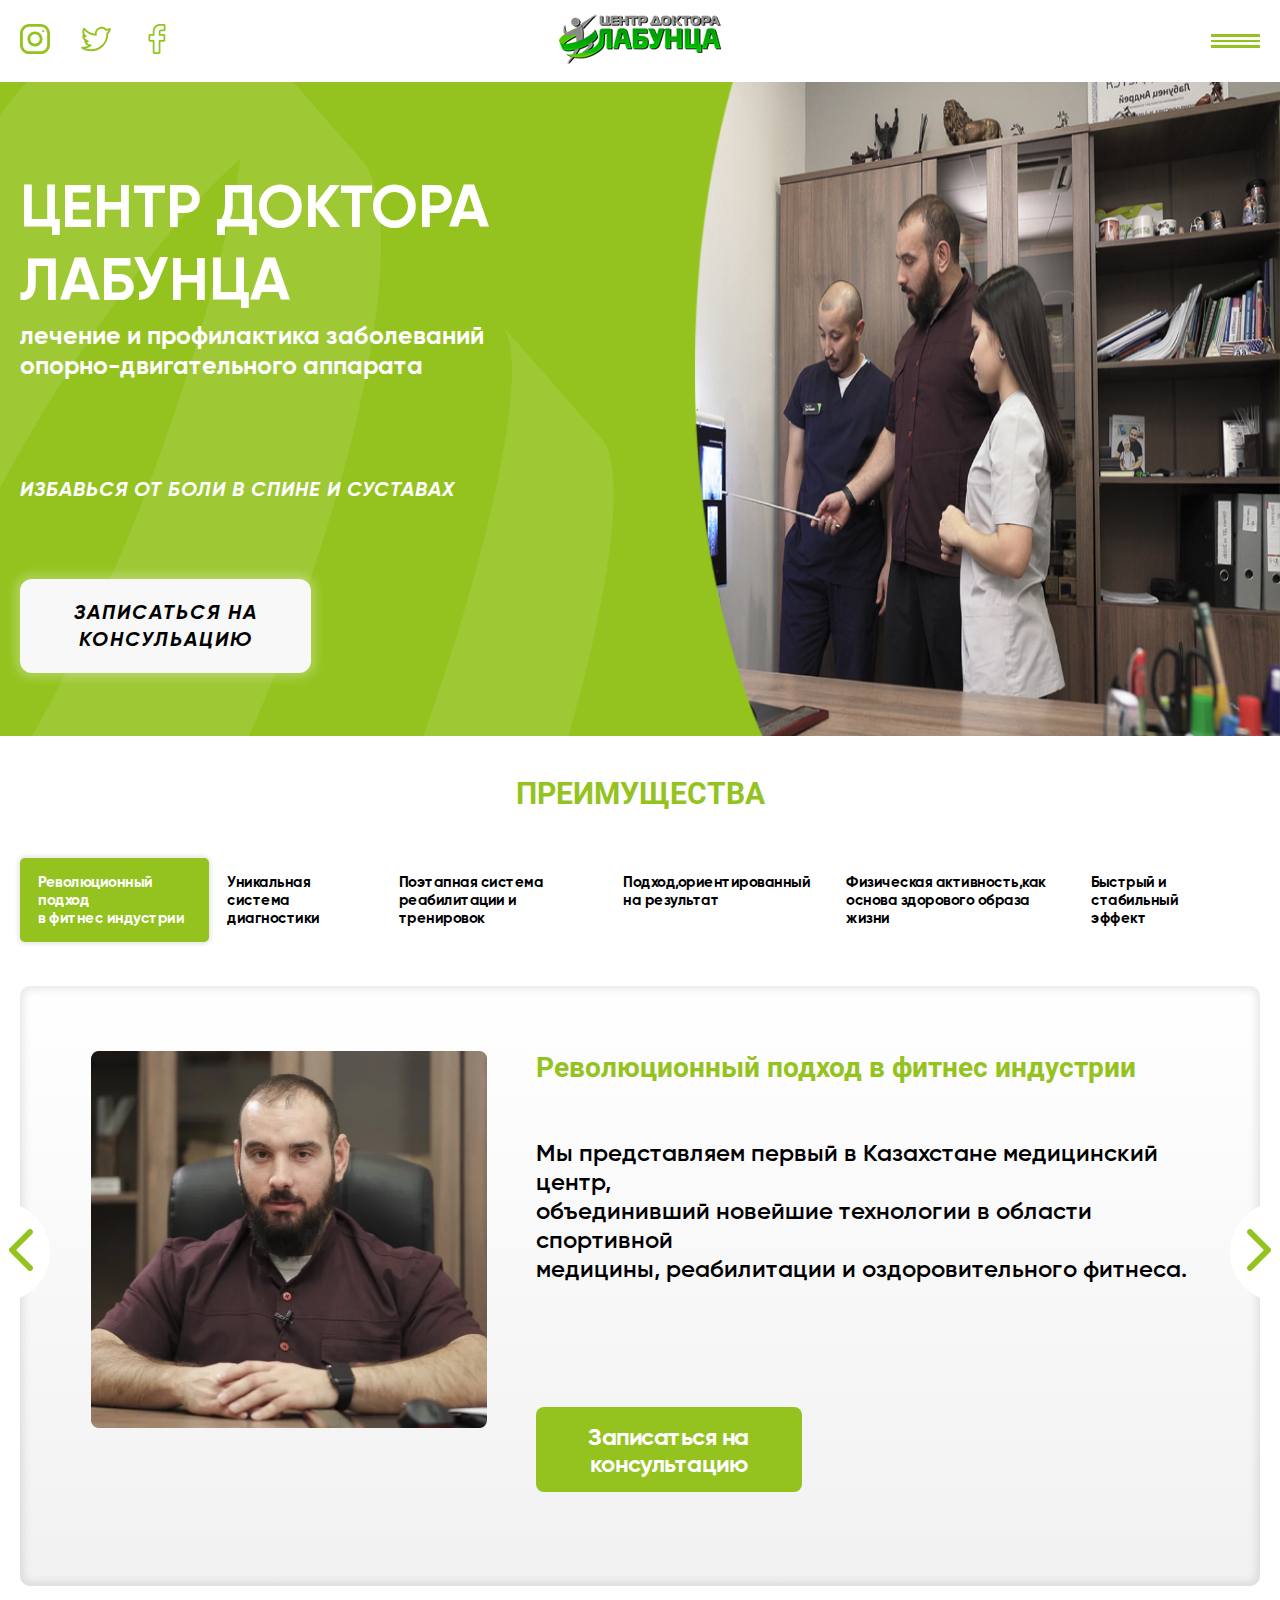
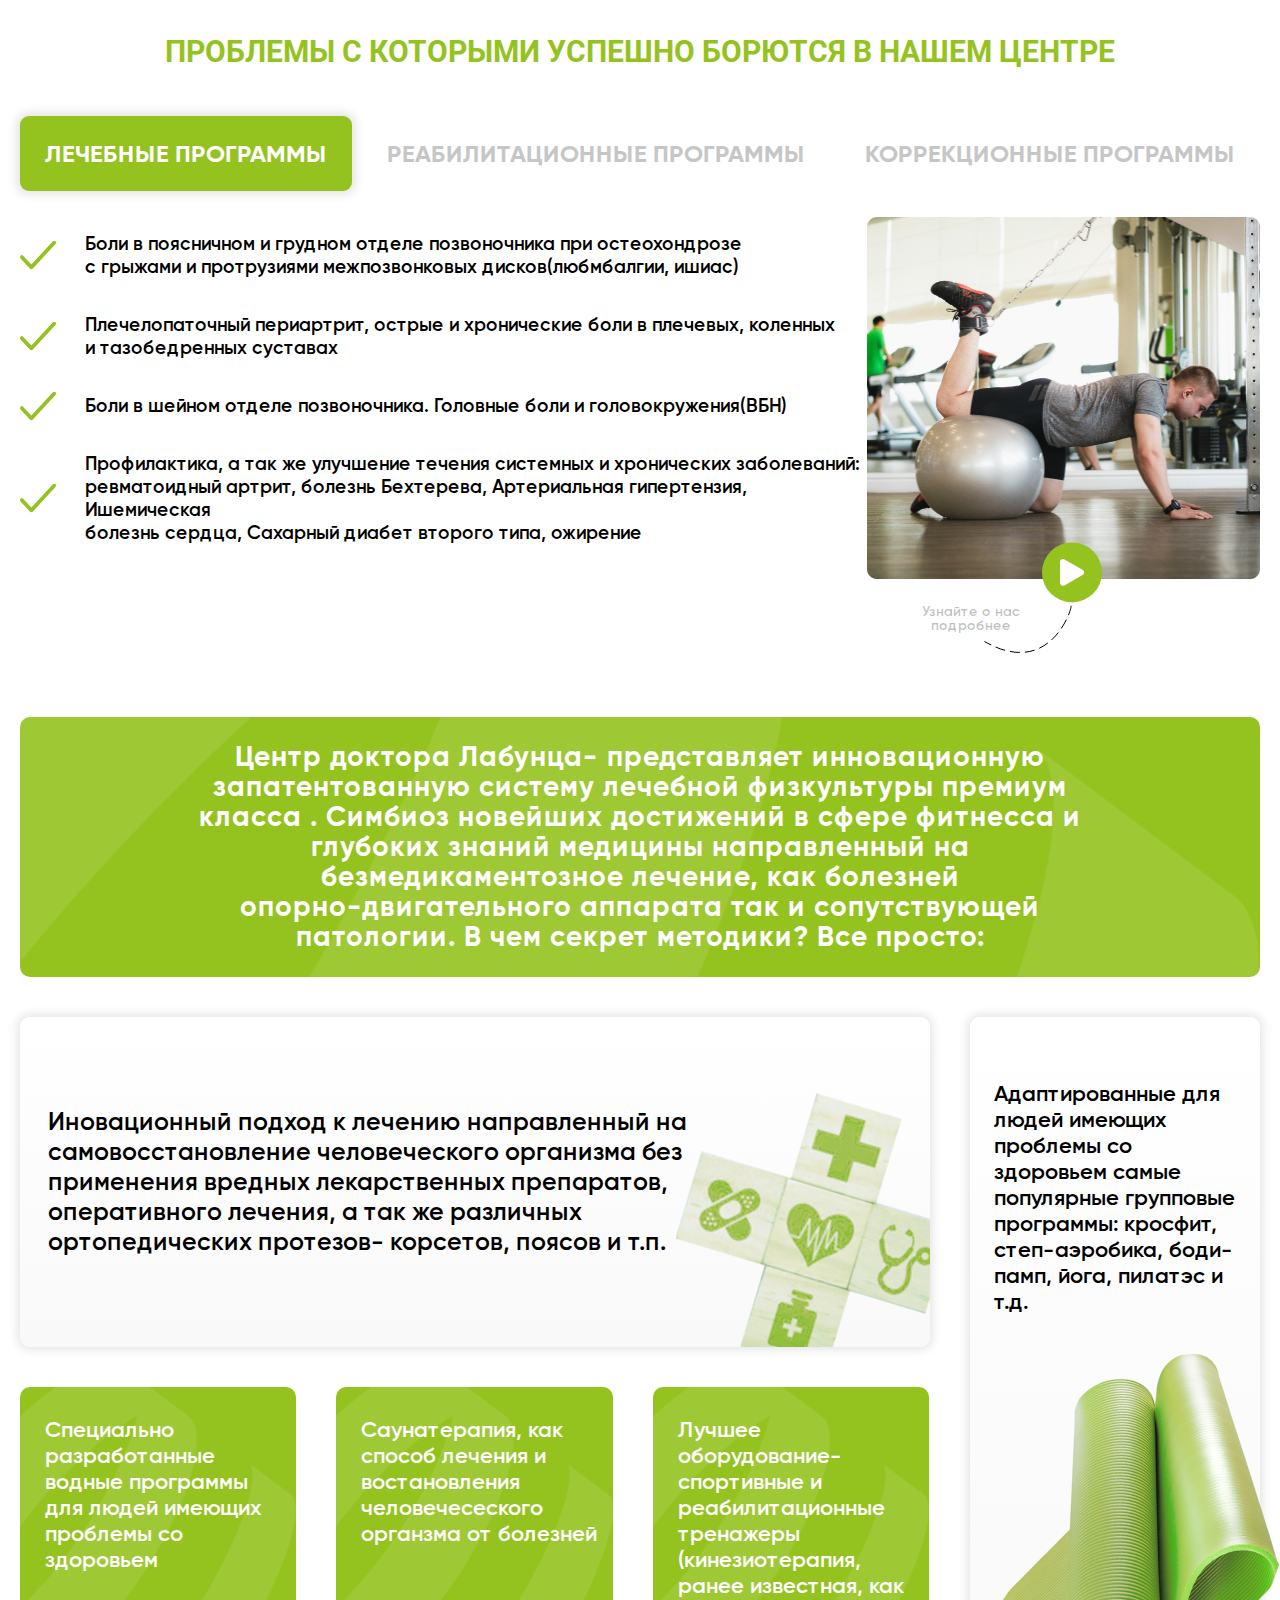
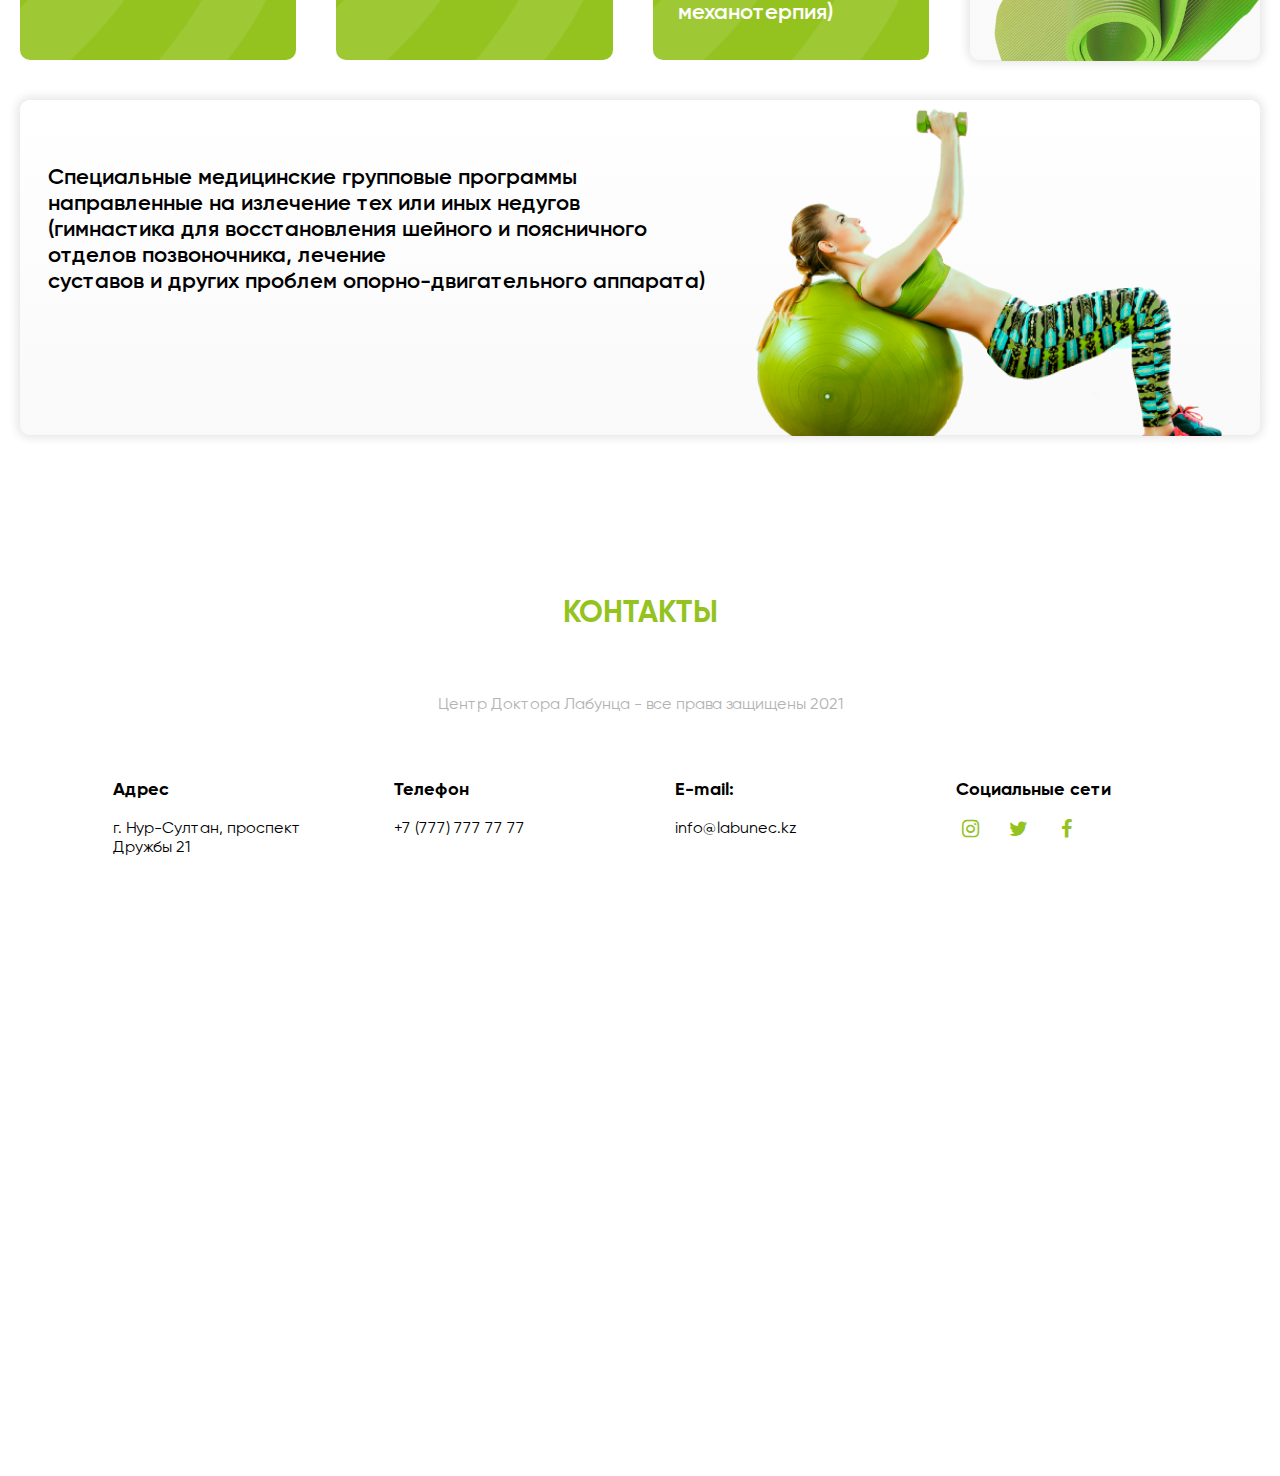
<file: index.html>
<!doctype html>
<html lang="en">
<head>
    <meta charset="UTF-8">
    <meta name="viewport"
          content="width=device-width, user-scalable=no, initial-scale=1.0, maximum-scale=1.0, minimum-scale=1.0">
    <meta http-equiv="X-UA-Compatible" content="ie=edge">
    <title>Medicine</title>
    <link rel="stylesheet" href="./src/libs/owl-carousel/owl.carousel.min.css">
    <link rel="stylesheet" href="./src/libs/owl-carousel/owl.theme.default.min.css">
    <link rel="stylesheet" href="./src/libs/fancybox/jquery.fancybox.min.css">
    <link rel="stylesheet" href="./src/css/style.css">

</head>
<body>

<header class="header">
    <div class="header__background">
    <div class="container">
        <nav class="header__nav">
            <div class="header__link">
                <a href="" class="header__icon">
                    <svg width="30" height="30" viewBox="0 0 30 30" fill="none" xmlns="http://www.w3.org/2000/svg">
                        <path d="M20.625 0H9.375C4.19813 0 0 4.19813 0 9.375V20.625C0 25.8019 4.19813 30 9.375 30H20.625C25.8019 30 30 25.8019 30 20.625V9.375C30 4.19813 25.8019 0 20.625 0ZM27.1875 20.625C27.1875 24.2437 24.2437 27.1875 20.625 27.1875H9.375C5.75625 27.1875 2.8125 24.2437 2.8125 20.625V9.375C2.8125 5.75625 5.75625 2.8125 9.375 2.8125H20.625C24.2437 2.8125 27.1875 5.75625 27.1875 9.375V20.625Z" fill="#94C31F"/>
                        <path d="M15 7.5C10.8581 7.5 7.5 10.8581 7.5 15C7.5 19.1419 10.8581 22.5 15 22.5C19.1419 22.5 22.5 19.1419 22.5 15C22.5 10.8581 19.1419 7.5 15 7.5ZM15 19.6875C12.4162 19.6875 10.3125 17.5837 10.3125 15C10.3125 12.4144 12.4162 10.3125 15 10.3125C17.5837 10.3125 19.6875 12.4144 19.6875 15C19.6875 17.5837 17.5837 19.6875 15 19.6875Z" fill="#94C31F"/>
                        <path d="M23.0624 7.93673C23.6143 7.93673 24.0617 7.4893 24.0617 6.93736C24.0617 6.38542 23.6143 5.93799 23.0624 5.93799C22.5104 5.93799 22.063 6.38542 22.063 6.93736C22.063 7.4893 22.5104 7.93673 23.0624 7.93673Z" fill="#94C31F"/>
                    </svg>
                </a>
                <a href="" class="header__icon">
                    <svg width="30" height="30" viewBox="0 0 30 30" fill="none" xmlns="http://www.w3.org/2000/svg">
                        <path d="M0.591515 24.4937C3.36902 26.2562 6.60152 27.1875 9.93902 27.1875C14.8265 27.1875 19.3053 25.31 22.5515 21.9012C25.6578 18.6387 27.3665 14.255 27.2815 9.80624C28.459 8.79874 29.844 6.87499 29.844 4.99999C29.844 4.28124 29.064 3.82499 28.4315 4.19124C27.3253 4.84124 26.3165 5.01124 25.279 4.71999C23.1603 2.65499 20.0065 2.21999 17.349 3.65249C15.0265 4.90249 13.7353 7.18999 13.8515 9.68999C9.92777 9.21124 6.30277 7.24374 3.77527 4.18624C3.36027 3.68749 2.57277 3.74624 2.24277 4.31124C1.02527 6.39624 1.03777 8.81249 2.09652 10.7637C1.59277 10.8525 1.28152 11.2762 1.28152 11.735C1.28152 13.6962 2.16402 15.4987 3.58527 16.7287C3.32027 16.9837 3.23277 17.3625 3.34527 17.7C3.97027 19.5775 5.38527 21.045 7.15402 21.78C5.23027 22.6987 3.10277 23.005 1.20902 22.7725C0.229015 22.64 -0.254735 23.9575 0.591515 24.4937ZM10.1953 22.1012C10.8965 21.5625 10.524 20.44 9.64402 20.4212C8.09402 20.3887 6.68277 19.625 5.80402 18.4237C6.22777 18.3962 6.66652 18.3312 7.08402 18.2187C8.03527 17.9612 7.99027 16.5887 7.02402 16.395C5.27027 16.0425 3.89402 14.765 3.37777 13.12C3.84902 13.2362 4.32902 13.3012 4.80777 13.31C5.75652 13.315 6.11527 12.0987 5.34152 11.59C3.59777 10.4412 2.85402 8.41249 3.34652 6.50499C6.39152 9.58999 10.5228 11.4487 14.8928 11.6587C15.519 11.6975 15.989 11.1087 15.8515 10.5125C15.2578 7.93874 16.6953 6.13499 18.239 5.30374C19.7665 4.47874 22.219 4.22124 24.099 6.19374C24.6578 6.78249 26.5428 6.80499 27.5015 6.58124C27.0715 7.39124 26.4103 8.15999 25.7915 8.59249C25.5278 8.77749 25.3765 9.08499 25.3928 9.40624C25.594 13.5125 24.064 17.595 21.1953 20.6062C18.3053 23.64 14.309 25.3112 9.94027 25.3112C8.20277 25.3112 6.49902 25.0287 4.88902 24.4837C6.81402 24.1112 8.64277 23.2962 10.1953 22.1012Z" fill="#94C31F"/>
                    </svg>
                </a>
                <a href="" class="header__icon">
                    <svg width="30" height="30" viewBox="0 0 30 30" fill="none" xmlns="http://www.w3.org/2000/svg">
                        <g clip-path="url(#clip0)">
                            <path d="M16.9922 29.9414H12.188C11.3855 29.9414 10.7327 29.2886 10.7327 28.4862V17.65H7.92984C7.12738 17.65 6.47461 16.997 6.47461 16.1948V11.5514C6.47461 10.749 7.12738 10.0962 7.92984 10.0962H10.7327V7.771C10.7327 5.46547 11.4567 3.50395 12.8261 2.09885C14.2017 0.687332 16.124 -0.0585938 18.3854 -0.0585938L22.0493 -0.0526429C22.8504 -0.0512695 23.502 0.601502 23.502 1.40259V5.71381C23.502 6.51627 22.8495 7.16904 22.0473 7.16904L19.5804 7.16995C18.8281 7.16995 18.6365 7.32079 18.5955 7.36702C18.528 7.4437 18.4476 7.66045 18.4476 8.25897V10.096H21.8619C22.1189 10.096 22.3679 10.1594 22.5819 10.2789C23.0436 10.5368 23.3306 11.0246 23.3306 11.5517L23.3288 16.195C23.3288 16.997 22.676 17.6498 21.8736 17.6498H18.4476V28.4862C18.4476 29.2886 17.7946 29.9414 16.9922 29.9414ZM12.4915 28.1827H16.6887V16.8626C16.6887 16.3268 17.1247 15.891 17.6603 15.891H21.5701L21.5717 11.8549H17.6601C17.1245 11.8549 16.6887 11.4191 16.6887 10.8833V8.25897C16.6887 7.57187 16.7585 6.79047 17.2771 6.20316C17.9038 5.49316 18.8915 5.41122 19.5799 5.41122L21.7433 5.41031V1.70563L18.384 1.70013C14.7498 1.70013 12.4915 4.02649 12.4915 7.771V10.8833C12.4915 11.4189 12.0557 11.8549 11.5201 11.8549H8.23334V15.891H11.5201C12.0557 15.891 12.4915 16.3268 12.4915 16.8626V28.1827ZM22.0459 1.70609H22.0461H22.0459Z" fill="#94C31F"/>
                        </g>
                        <defs>
                            <clipPath id="clip0">
                                <rect width="29.9414" height="30" fill="white"/>
                            </clipPath>
                        </defs>
                    </svg>
                </a>
            </div>
            <div class="header__logo">
                <a href="index.html">
                <picture>
                    <img  src="./src/images/header/logo.png" alt="Logo">
                </picture>
                </a>
            </div>
            <div class="header__block-burger">
                <div class="header__burger">
                    <span class="header__burger-line"></span>
                </div>
            </div>
        </nav>

    </div>
    </div>
</header>

<main class="main">
    <section class="main__hidden-nav">
        <div class="container">
            <ul class="main__menu">
                <li class="main__menu-item"><a class="main__menu-link" href="./pages/staff/index.html">Сотрудники</a></li>
                <li class="main__menu-item"><a class="main__menu-link" href="./pages/center/index.html">О центре</a></li>
                <li class="main__menu-item"><a class="main__menu-link" href="./pages/gallery/index.html">Галерея</a></li>
                <li class="main__menu-item"><a class="main__menu-link" href="./pages/author/index.html">Об авторе</a></li>
                <li class="main__menu-item"><a class="main__menu-link" href="./pages/metod/index.html">Методика</a></li>
                <li class="main__menu-item"><a class="main__menu-link" href="./pages/sertificate/index.html">Сертификаты</a></li>
            </ul>
        </div>
    </section>
    <section class="home">
        <div class="container">
            <h1 class="home__title">ЦЕНТР ДОКТОРА <br> ЛАБУНЦА</h1>
            <p class="home__description">лечение и профилактика заболеваний <br> опорно-двигательного аппарата </p>
            <p class="home__subtitle">ИЗБАВЬСЯ ОТ БОЛИ В СПИНЕ И СУСТАВАХ</p>
            <button class="home__btn">ЗАПИСАТЬСЯ НА
                КОНСУЛЬАЦИЮ</button>
        </div>
    </section>
    <section class="advantages">
        <div class="container">
            <h2 class="advantages__title">ПРЕИМУЩЕСТВА</h2>
            <div class="owl-carousel owl-theme owl-loaded">
                <div class="owl-dots advantages__menu" id="owl-dots">
                    <div class="owl-dot advantages__menu-link active">Революционный подход <br> в фитнес индустрии</div>
                    <div class="owl-dot advantages__menu-link">Уникальная система <br>
                        диагностики</div>
                    <div class="owl-dot advantages__menu-link">Поэтапная система <br>
                        реабилитации и тренировок</div>
                    <div class="owl-dot advantages__menu-link">Подход,ориентированный <br>
                        на результат</div>
                    <div class="owl-dot advantages__menu-link">Физическая активность,как <br>
                        основа здорового образа жизни</div>
                    <div class="owl-dot advantages__menu-link">Быстрый и
                        стабильный <br>
                        эффект</div>
                </div>
                <div class="owl-stage-outer">
                    <div class="owl-stage">
                        <div class="owl-item advantages__item">
                            <div class="advantages__img">
                                <img src="./src/images/advantages/avatar.png" alt="avatar">
                            </div>
                            <div class="advantages__content">
                                <h3 class="advantages__content-title">Революционный подход в фитнес индустрии</h3>
                                <p class="advantages__content-subtitle">Мы представляем первый в Казахстане медицинский центр,
                                    <br>
                                    объединивший новейшие технологии в области спортивной <br>
                                    медицины, реабилитации и оздоровительного фитнеса.</p>
                                <button class="advantages__content-btn">Записаться на
                                    консультацию
                                </button>
                            </div>
                        </div>
                        <div class="owl-item advantages__item">
                            <div class="advantages__img">
                                <img src="./src/images/advantages/avatar.png" alt="avatar">
                            </div>
                            <div class="advantages__content">
                                <h3 class="advantages__content-title">Уникальная система
                                    диагностики</h3>
                                <p class="advantages__content-subtitle">Мы представляем первый в Казахстане медицинский центр,
                                    <br>
                                    объединивший новейшие технологии в области спортивной <br>
                                    медицины, реабилитации и оздоровительного фитнеса.</p>
                                <button class="advantages__content-btn">Записаться на
                                    консультацию
                                </button>
                            </div>
                        </div>
                        <div class="owl-item advantages__item">
                        <div class="advantages__img">
                            <img src="./src/images/advantages/avatar.png" alt="avatar">
                        </div>
                        <div class="advantages__content">
                            <h3 class="advantages__content-title">Поэтапная система
                                реабилитации и тренировок</h3>
                            <p class="advantages__content-subtitle">Мы представляем первый в Казахстане медицинский центр,
                                <br>
                                объединивший новейшие технологии в области спортивной <br>
                                медицины, реабилитации и оздоровительного фитнеса.</p>
                            <button class="advantages__content-btn">Записаться на
                                консультацию
                            </button>
                        </div>
                    </div>
                        <div class="owl-item advantages__item">
                        <div class="advantages__img">
                            <img src="./src/images/advantages/avatar.png" alt="avatar">
                        </div>
                        <div class="advantages__content">
                            <h3 class="advantages__content-title">Подход,ориентированный
                                на результат</h3>
                            <p class="advantages__content-subtitle">Мы представляем первый в Казахстане медицинский центр,
                                <br>
                                объединивший новейшие технологии в области спортивной <br>
                                медицины, реабилитации и оздоровительного фитнеса.</p>
                            <button class="advantages__content-btn">Записаться на
                                консультацию
                            </button>
                        </div>
                    </div>
                        <div class="owl-item advantages__item">
                        <div class="advantages__img">
                            <img src="./src/images/advantages/avatar.png" alt="avatar">
                        </div>
                        <div class="advantages__content">
                            <h3 class="advantages__content-title">Физическая активность,как
                                основа здорового образа жизни</h3>
                            <p class="advantages__content-subtitle advantages__content-subtitle_fifth">Мы представляем первый в Казахстане медицинский центр,
                                <br>
                                объединивший новейшие технологии в области спортивной <br>
                                медицины, реабилитации и оздоровительного фитнеса.</p>
                            <button class="advantages__content-btn">Записаться на
                                консультацию
                            </button>
                        </div>
                    </div>
                        <div class="owl-item advantages__item">
                        <div class="advantages__img">
                            <img src="./src/images/advantages/avatar.png" alt="avatar">
                        </div>
                        <div class="advantages__content">
                            <h3 class="advantages__content-title">Быстрый и
                                стабильный
                                эффект</h3>
                            <p class="advantages__content-subtitle">Мы представляем первый в Казахстане медицинский центр,
                                <br>
                                объединивший новейшие технологии в области спортивной <br>
                                медицины, реабилитации и оздоровительного фитнеса.</p>
                            <button class="advantages__content-btn">Записаться на
                                консультацию
                            </button>
                        </div>
                    </div>

                    </div>
                </div>
                <div class="owl-nav">
                    <div class="owl-prev advantages__arrow-left"></div>
                    <div class="owl-next advantages__arrow-right"></div>
                </div>

            </div>
        </div>
    </section>
    <section class="problem">
        <div class="container">
            <h2 class="problem__title">ПРОБЛЕМЫ С КОТОРЫМИ УСПЕШНО БОРЮТСЯ В НАШЕМ ЦЕНТРЕ</h2>
            <div class="problem__tabs">
                <ul class="problem__caption">
                    <li class="problem__item problem__item_active">ЛЕЧЕБНЫЕ ПРОГРАММЫ</li>
                    <li class="problem__item">РЕАБИЛИТАЦИОННЫЕ ПРОГРАММЫ</li>
                    <li class="problem__item">КОРРЕКЦИОННЫЕ ПРОГРАММЫ</li>
                </ul>


                <div class="problem__content problem__content_active">
                    <ul class="problem__content-menu">
                        <li class="problem__content-list">Боли в поясничном и грудном отделе позвоночника при остеохондрозе
                            <br>
                            с грыжами и протрузиями межпозвонковых дисков(любмбалгии, ишиас)</li>
                        <li class="problem__content-list">Плечелопаточный периартрит, острые и хронические боли в плечевых, коленных
                            <br>
                            и тазобедренных суставах
                        </li>
                        <li class="problem__content-list">Боли в шейном отделе позвоночника. Головные боли и головокружения(ВБН)
                        </li>
                        <li class="problem__content-list">Профилактика, а так же улучшение течения системных и хронических заболеваний:
                            <br>
                            ревматоидный артрит, болезнь Бехтерева, Артериальная гипертензия, Ишемическая <br>
                            болезнь сердца, Сахарный диабет второго типа, ожирение</li>
                    </ul>
                    <div class="problem__content-block">
                        <img class="problem__content-img" src="./src/images/problem/image.png" alt="image">
                        <a data-fancybox data-width="640" data-height="360" class="problem__content-link" href="https://www.youtube.com/watch?v=FF0EowsJ2_Q">
                            Узнайте о нас <br>
                            подробнее
                        </a>
                        <a data-fancybox data-width="640" data-height="360" class="problem__content-circle" href="https://www.youtube.com/watch?v=FF0EowsJ2_Q">
                            <svg width="24" height="28" viewBox="0 0 24 28" fill="none" xmlns="http://www.w3.org/2000/svg">
                                <path d="M22.5 11.4019C24.5 12.5566 24.5 15.4434 22.5 16.5981L4.5 26.9904C2.5 28.1451 0 26.7017 0 24.3923L0 3.60769C0 1.29829 2.5 -0.145082 4.5 1.00962L22.5 11.4019Z" fill="white"/>
                            </svg>
                        </a>
                    </div>
                </div>
                <div class="problem__content">
                    <ul class="problem__content-menu">
                        <li class="problem__content-list">Эндопротезирования крупных суставов(тазобедренных, коленных и плечевых)</li>
                        <li class="problem__content-list">Компрессионных переломов позвоночника
                        </li>
                        <li class="problem__content-list">Инфаркта миокарда, инсульта головного мозга, операций на внутренних органах

                        </li>
                    </ul>
                    <div class="problem__content-block">
                        <img class="problem__content-img" src="./src/images/problem/image.png" alt="image">
                        <a data-fancybox data-width="640" data-height="360" class="problem__content-link" href="https://www.youtube.com/watch?v=FF0EowsJ2_Q">
                            Узнайте о нас <br>
                            подробнее
                        </a>
                        <a data-fancybox data-width="640" data-height="360" class="problem__content-circle" href="https://www.youtube.com/watch?v=FF0EowsJ2_Q">
                            <svg width="24" height="28" viewBox="0 0 24 28" fill="none" xmlns="http://www.w3.org/2000/svg">
                                <path d="M22.5 11.4019C24.5 12.5566 24.5 15.4434 22.5 16.5981L4.5 26.9904C2.5 28.1451 0 26.7017 0 24.3923L0 3.60769C0 1.29829 2.5 -0.145082 4.5 1.00962L22.5 11.4019Z" fill="white"/>
                            </svg>
                        </a>
                    </div>
                </div>
                <div class="problem__content">
                    <ul class="problem__content-menu">
                        <li class="problem__content-list">Нарушение осанки у детей и подростков: сколиозы, болезнь Шеерман-Мау, плоскостопие </li>
                        <li class="problem__content-list">Хронические тазовые боли, миома матки, воспаление придатков,
                            <br> эндометриоз, геморрой, трещины прямой кишки и простатит
                        </li>
                        <li class="problem__content-list">Мышечная недостаточность и недостаточная масса тела</li>
                        <li class="problem__content-list">Синдром хронической усталости</li>
                        <li class="problem__content-list">Спортивная медицина</li>
                        <li class="problem__content-list">ДЦП</li>
                    </ul>
                    <div class="problem__content-block">
                        <img class="problem__content-img" src="./src/images/problem/image.png" alt="image">
                        <a data-fancybox data-width="640" data-height="360" class="problem__content-link" href="https://www.youtube.com/watch?v=FF0EowsJ2_Q">
                            Узнайте о нас <br>
                            подробнее
                        </a>
                        <a data-fancybox data-width="640" data-height="360" class="problem__content-circle" href="https://www.youtube.com/watch?v=FF0EowsJ2_Q">
                            <svg width="24" height="28" viewBox="0 0 24 28" fill="none" xmlns="http://www.w3.org/2000/svg">
                                <path d="M22.5 11.4019C24.5 12.5566 24.5 15.4434 22.5 16.5981L4.5 26.9904C2.5 28.1451 0 26.7017 0 24.3923L0 3.60769C0 1.29829 2.5 -0.145082 4.5 1.00962L22.5 11.4019Z" fill="white"/>
                            </svg>
                        </a>
                    </div>
                </div>


            </div>
        </div>
    </section>
    <section class="content">
        <div class="container">
            <div class="content__row">
                <div class="content__col-12 content__center">
                    <p class="content__center-text">
                        Центр доктора Лабунца- представляет инновационную <br> запатентованную систему лечебной физкультуры премиум
                        <br> класса . Симбиоз новейших достижений в сфере фитнесса и <br> глубоких знаний медицины направленный на
                        <br> безмедикаментозное лечение, как болезней <br> опорно-двигательного аппарата так и сопутствующей
                        <br> патологии.
                        В чем секрет методики? Все просто:
                    </p>
                </div>
                <div class="content__col-12 content__row">
                    <div class="content__col-9 content__custom_row">
                        <div class="content__col-12 content__inov">
                            <p class="content__inov-text">
                                Иновационный подход к лечению направленный на <br> самовосстановление человеческого организма без
                                <br> применения вредных лекарственных препаратов, <br> оперативного лечения, а так же различных
                                <br> ортопедических протезов- корсетов, поясов и т.п.
                            </p>

                        </div>
                        <div class="content__col-4 content__cols3">
                            <p class="content__cols3-text">
                                Специально разработанные водные программы для людей имеющих проблемы со здоровьем
                            </p>

                        </div>
                        <div class="content__col-4 content__cols3">
                            <p class="content__cols3-text">
                                Саунатерапия, как способ лечения и востановления человечесеского органзма от болезней
                            </p>


                        </div>
                        <div class="content__col-4 content__cols3">
                            <p class="content__cols3-text">
                                Лучшее оборудование- спортивные и реабилитационные тренажеры (кинезиотерапия, ранее известная, как механотерпия)
                            </p>

                        </div>
                    </div>
                    <div class="content__col-3 content__problem">
                        <p class="content__problem-text">
                            Адаптированные для людей имеющих проблемы со здоровьем самые популярные групповые программы: кросфит, степ-аэробика, боди-памп, йога,
                            пилатэс и т.д.

                        </p>

                    </div>
                </div>
                <div class="content__col-12 content__special">
                    <p class="content__special-text">Специальные медицинские групповые программы <br>
                        направленные на излечение тех или иных недугов <br>
                        (гимнастика для восстановления шейного и поясничного <br>отделов позвоночника, лечение <br>
                        суставов и других проблем опорно-двигательного аппарата)
                    </p>
                </div>
            </div>


        </div>
    </section>
</main>
<footer class="contact">
    <div class="container">
        <h2 class="contact__title">КОНТАКТЫ</h2>
        <p class="contact__subtitle">Центр Доктора Лабунца - все права защищены 2021</p>
        <div class="contact__row">
            <div class="contact__col-3">
                <h3 class="contact__address-title">Адрес</h3>
                <a class="contact__address-link" href="#">
                    г. Нур-Султан, проспект Дружбы 21
                </a>
            </div>
            <div class="contact__col-3">
                <h3 class="contact__address-title">Телефон</h3>
                <a class="contact__address-link" href="tel:+996 505 02 05 99">
                    +7 (777) 777 77 77
                </a>
            </div>
            <div class="contact__col-3">
                <h3 class="contact__address-title">E-mail:</h3>
                <a class="contact__address-link" href="#">
                    info@labunec.kz
                </a>
            </div>
            <div class="contact__col-3">
                <h3 class="contact__address-title">Социальные сети</h3>
               <div class="contact__icon">
                   <a href="" class="icon-instagram contact__icon-link"></a>
                   <a href="" class="icon-twitter contact__icon-link"></a>
                   <a href="" class="icon-facebook contact__icon-link"></a>
               </div>
            </div>
        </div>
        <div class="contact__maps">
            <div id="map" class="contact__map" ></div>
        </div>
    </div>
</footer>


<script src="./src/js/jquery-3.5.1.min.js"></script>
<script src="./src/libs/owl-carousel/owl.carousel.min.js"></script>
<script src="./src/libs/fancybox/jquery.fancybox.min.js"></script>
<script src="https://maps.api.2gis.ru/2.0/loader.js?pkg=full"></script>
<script src="./src/js/main.js"></script>



</body>
</html>
</file>
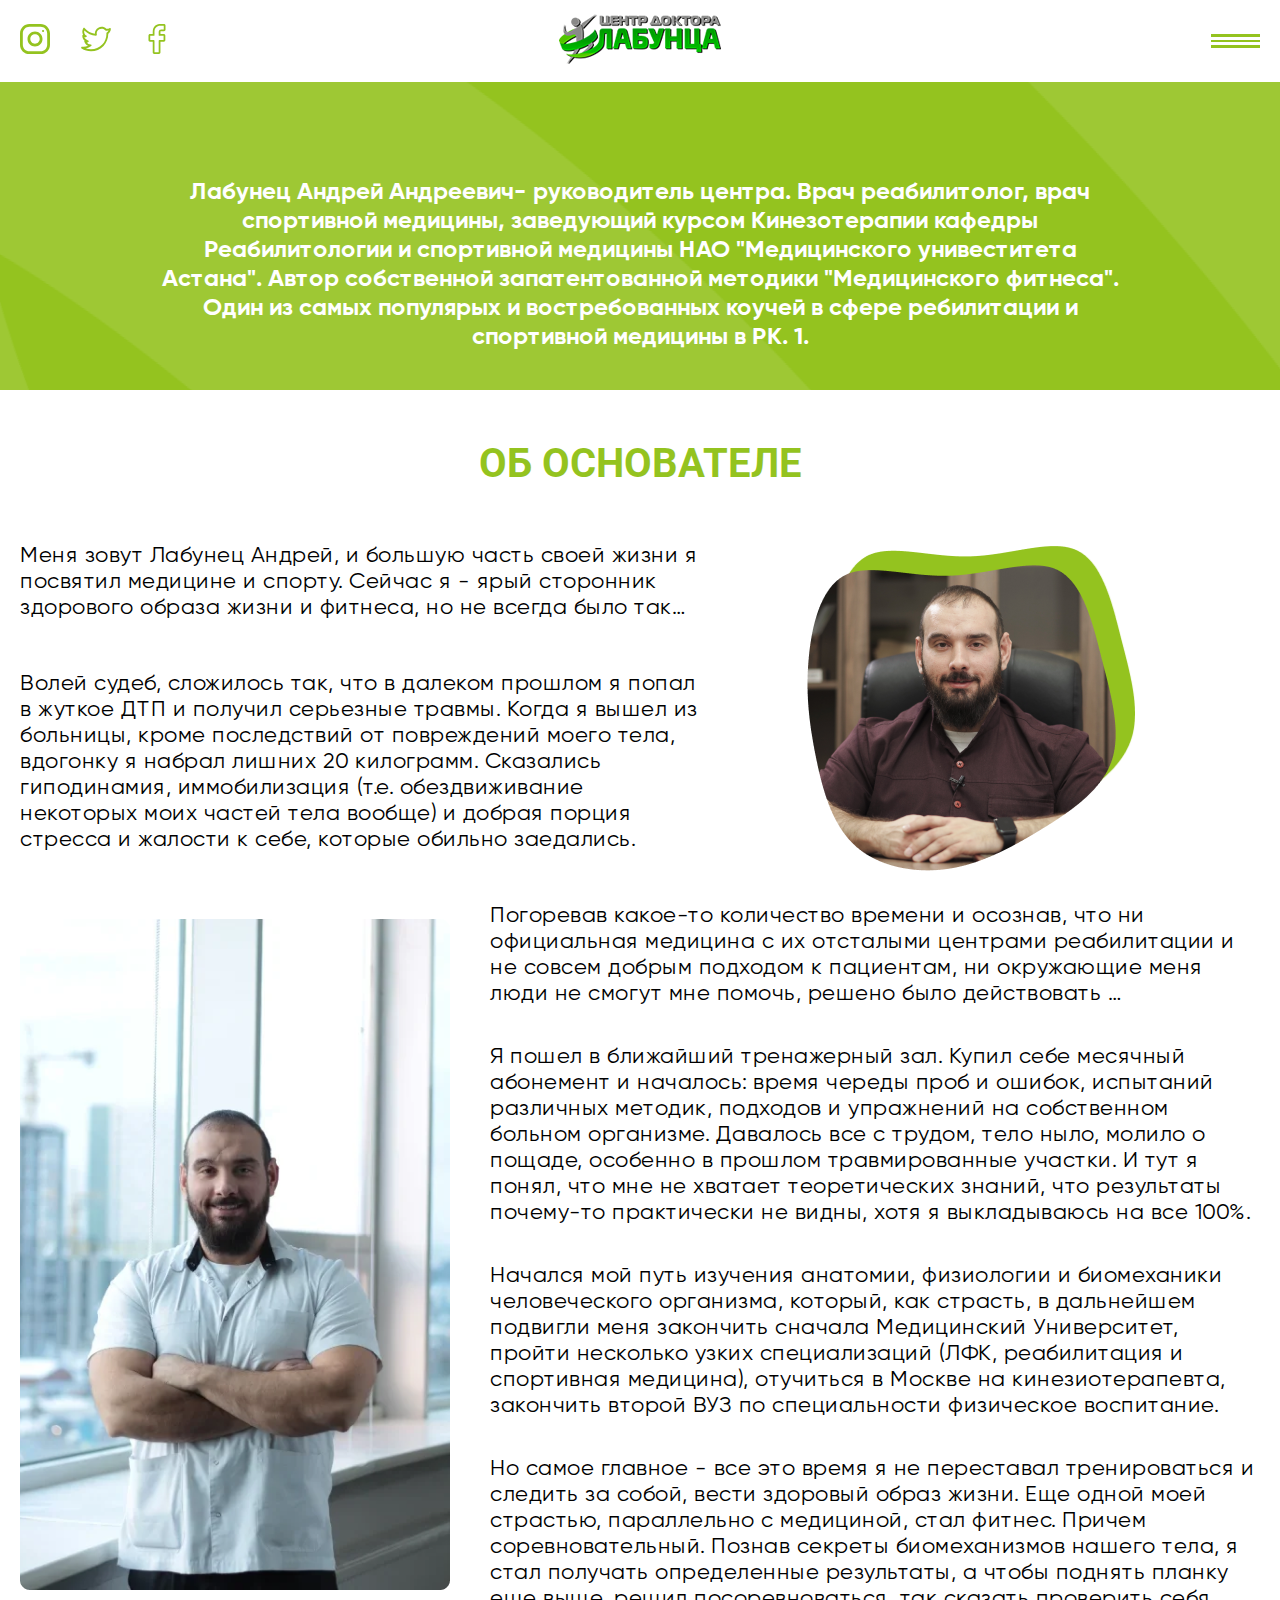
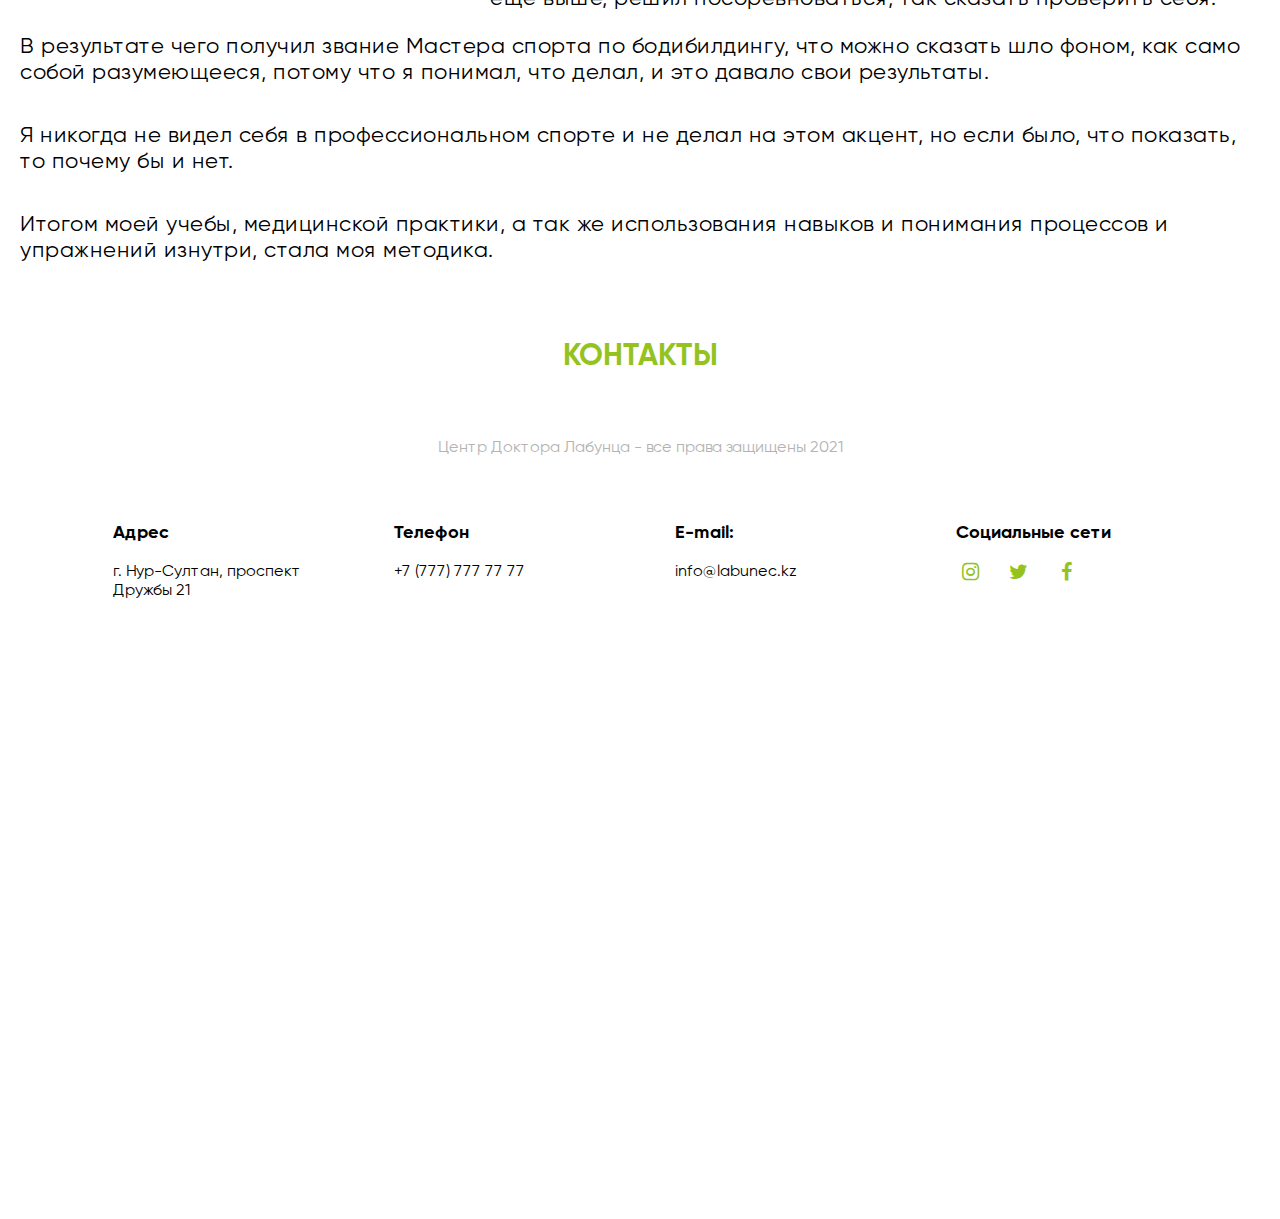
<file: pages/author/index.html>
<!doctype html>
<html lang="en">
<head>
    <meta charset="UTF-8">
    <meta name="viewport"
          content="width=device-width, user-scalable=no, initial-scale=1.0, maximum-scale=1.0, minimum-scale=1.0">
    <meta http-equiv="X-UA-Compatible" content="ie=edge">
    <title>Medicine</title>
    <link rel="stylesheet" href="../../src/libs/fancybox/jquery.fancybox.min.css">
    <link rel="stylesheet" href="../../src/css/style.css">


</head>
<body>
<header class="header">
    <div class="header__background">
        <div class="container">
            <nav class="header__nav">
                <div class="header__link">
                    <a href="" class="header__icon">
                        <svg width="30" height="30" viewBox="0 0 30 30" fill="none" xmlns="http://www.w3.org/2000/svg">
                            <path d="M20.625 0H9.375C4.19813 0 0 4.19813 0 9.375V20.625C0 25.8019 4.19813 30 9.375 30H20.625C25.8019 30 30 25.8019 30 20.625V9.375C30 4.19813 25.8019 0 20.625 0ZM27.1875 20.625C27.1875 24.2437 24.2437 27.1875 20.625 27.1875H9.375C5.75625 27.1875 2.8125 24.2437 2.8125 20.625V9.375C2.8125 5.75625 5.75625 2.8125 9.375 2.8125H20.625C24.2437 2.8125 27.1875 5.75625 27.1875 9.375V20.625Z"
                                  fill="#94C31F"/>
                            <path d="M15 7.5C10.8581 7.5 7.5 10.8581 7.5 15C7.5 19.1419 10.8581 22.5 15 22.5C19.1419 22.5 22.5 19.1419 22.5 15C22.5 10.8581 19.1419 7.5 15 7.5ZM15 19.6875C12.4162 19.6875 10.3125 17.5837 10.3125 15C10.3125 12.4144 12.4162 10.3125 15 10.3125C17.5837 10.3125 19.6875 12.4144 19.6875 15C19.6875 17.5837 17.5837 19.6875 15 19.6875Z"
                                  fill="#94C31F"/>
                            <path d="M23.0624 7.93673C23.6143 7.93673 24.0617 7.4893 24.0617 6.93736C24.0617 6.38542 23.6143 5.93799 23.0624 5.93799C22.5104 5.93799 22.063 6.38542 22.063 6.93736C22.063 7.4893 22.5104 7.93673 23.0624 7.93673Z"
                                  fill="#94C31F"/>
                        </svg>
                    </a>
                    <a href="" class="header__icon">
                        <svg width="30" height="30" viewBox="0 0 30 30" fill="none" xmlns="http://www.w3.org/2000/svg">
                            <path d="M0.591515 24.4937C3.36902 26.2562 6.60152 27.1875 9.93902 27.1875C14.8265 27.1875 19.3053 25.31 22.5515 21.9012C25.6578 18.6387 27.3665 14.255 27.2815 9.80624C28.459 8.79874 29.844 6.87499 29.844 4.99999C29.844 4.28124 29.064 3.82499 28.4315 4.19124C27.3253 4.84124 26.3165 5.01124 25.279 4.71999C23.1603 2.65499 20.0065 2.21999 17.349 3.65249C15.0265 4.90249 13.7353 7.18999 13.8515 9.68999C9.92777 9.21124 6.30277 7.24374 3.77527 4.18624C3.36027 3.68749 2.57277 3.74624 2.24277 4.31124C1.02527 6.39624 1.03777 8.81249 2.09652 10.7637C1.59277 10.8525 1.28152 11.2762 1.28152 11.735C1.28152 13.6962 2.16402 15.4987 3.58527 16.7287C3.32027 16.9837 3.23277 17.3625 3.34527 17.7C3.97027 19.5775 5.38527 21.045 7.15402 21.78C5.23027 22.6987 3.10277 23.005 1.20902 22.7725C0.229015 22.64 -0.254735 23.9575 0.591515 24.4937ZM10.1953 22.1012C10.8965 21.5625 10.524 20.44 9.64402 20.4212C8.09402 20.3887 6.68277 19.625 5.80402 18.4237C6.22777 18.3962 6.66652 18.3312 7.08402 18.2187C8.03527 17.9612 7.99027 16.5887 7.02402 16.395C5.27027 16.0425 3.89402 14.765 3.37777 13.12C3.84902 13.2362 4.32902 13.3012 4.80777 13.31C5.75652 13.315 6.11527 12.0987 5.34152 11.59C3.59777 10.4412 2.85402 8.41249 3.34652 6.50499C6.39152 9.58999 10.5228 11.4487 14.8928 11.6587C15.519 11.6975 15.989 11.1087 15.8515 10.5125C15.2578 7.93874 16.6953 6.13499 18.239 5.30374C19.7665 4.47874 22.219 4.22124 24.099 6.19374C24.6578 6.78249 26.5428 6.80499 27.5015 6.58124C27.0715 7.39124 26.4103 8.15999 25.7915 8.59249C25.5278 8.77749 25.3765 9.08499 25.3928 9.40624C25.594 13.5125 24.064 17.595 21.1953 20.6062C18.3053 23.64 14.309 25.3112 9.94027 25.3112C8.20277 25.3112 6.49902 25.0287 4.88902 24.4837C6.81402 24.1112 8.64277 23.2962 10.1953 22.1012Z"
                                  fill="#94C31F"/>
                        </svg>
                    </a>
                    <a href="" class="header__icon">
                        <svg width="30" height="30" viewBox="0 0 30 30" fill="none" xmlns="http://www.w3.org/2000/svg">
                            <g clip-path="url(#clip0)">
                                <path d="M16.9922 29.9414H12.188C11.3855 29.9414 10.7327 29.2886 10.7327 28.4862V17.65H7.92984C7.12738 17.65 6.47461 16.997 6.47461 16.1948V11.5514C6.47461 10.749 7.12738 10.0962 7.92984 10.0962H10.7327V7.771C10.7327 5.46547 11.4567 3.50395 12.8261 2.09885C14.2017 0.687332 16.124 -0.0585938 18.3854 -0.0585938L22.0493 -0.0526429C22.8504 -0.0512695 23.502 0.601502 23.502 1.40259V5.71381C23.502 6.51627 22.8495 7.16904 22.0473 7.16904L19.5804 7.16995C18.8281 7.16995 18.6365 7.32079 18.5955 7.36702C18.528 7.4437 18.4476 7.66045 18.4476 8.25897V10.096H21.8619C22.1189 10.096 22.3679 10.1594 22.5819 10.2789C23.0436 10.5368 23.3306 11.0246 23.3306 11.5517L23.3288 16.195C23.3288 16.997 22.676 17.6498 21.8736 17.6498H18.4476V28.4862C18.4476 29.2886 17.7946 29.9414 16.9922 29.9414ZM12.4915 28.1827H16.6887V16.8626C16.6887 16.3268 17.1247 15.891 17.6603 15.891H21.5701L21.5717 11.8549H17.6601C17.1245 11.8549 16.6887 11.4191 16.6887 10.8833V8.25897C16.6887 7.57187 16.7585 6.79047 17.2771 6.20316C17.9038 5.49316 18.8915 5.41122 19.5799 5.41122L21.7433 5.41031V1.70563L18.384 1.70013C14.7498 1.70013 12.4915 4.02649 12.4915 7.771V10.8833C12.4915 11.4189 12.0557 11.8549 11.5201 11.8549H8.23334V15.891H11.5201C12.0557 15.891 12.4915 16.3268 12.4915 16.8626V28.1827ZM22.0459 1.70609H22.0461H22.0459Z"
                                      fill="#94C31F"/>
                            </g>
                            <defs>
                                <clipPath id="clip0">
                                    <rect width="29.9414" height="30" fill="white"/>
                                </clipPath>
                            </defs>
                        </svg>
                    </a>
                </div>
                <div class="header__logo">
                    <a href="../../index.html">
                        <picture>
                            <source srcset="../../src/images/header/small-logo.png" media="(max-width:425px)">
                            <img src="../../src/images/header/logo.png" alt="Logo">
                        </picture>
                    </a>
                </div>
                <div class="header__block-burger">
                    <div class="header__burger">
                        <span class="header__burger-line"></span>
                    </div>
                </div>
            </nav>

        </div>
    </div>
</header>

<main class="main">
    <section class="main__hidden-nav">
        <div class="container">
            <ul class="main__menu">
                <li class="main__menu-item"><a class="main__menu-link" href="../staff/index.html">Сотрудники</a></li>
                <li class="main__menu-item"><a class="main__menu-link" href="../center/index.html">О центре</a></li>
                <li class="main__menu-item"><a class="main__menu-link" href="../gallery/index.html">Галерея</a></li>
                <li class="main__menu-item"><a class="main__menu-link" href="./index.html">Об авторе</a></li>
                <li class="main__menu-item"><a class="main__menu-link" href="../metod/index.html">Методика</a></li>
                <li class="main__menu-item"><a class="main__menu-link" href="../sertificate/index.html">Сертификаты</a>
                </li>
            </ul>
        </div>
    </section>
    <section class="author">
        <div class="container">
            <div class="author__content">
                <p class="author__content-text">Лабунец Андрей Андреевич- руководитель центра. Врач реабилитолог, врач
                    <br> спортивной медицины,
                    заведующий курсом Кинезотерапии кафедры <br> Реабилитологии и спортивной медицины НАО "Медицинского
                    унивеститета <br> Астана". Автор собственной запатентованной методики "Медицинского фитнеса". <br>
                    Один из
                    самых популярых и востребованных коучей в сфере ребилитации и <br> спортивной медицины в РК. 1. </p>
            </div>
        </div>
    </section>
    <section class="aboutMe">
        <div class="container">
            <h2 class="aboutMe__title">ОБ ОСНОВАТЕЛЕ</h2>
            <div class="aboutMe__row1">
                <div class="aboutMe__descr">
                    <p class="aboutMe__descr-text">
                        Меня зовут Лабунец Андрей, и большую часть своей жизни я посвятил медицине и спорту. Сейчас я -
                        ярый сторонник здорового образа жизни и фитнеса, но не всегда было так…
                    </p>
                    <p class="aboutMe__descr-text">
                        Волей судеб, сложилось так, что в далеком прошлом я попал в жуткое ДТП и получил серьезные
                        травмы. Когда я вышел из больницы, кроме последствий от повреждений моего тела, вдогонку я
                        набрал лишних 20 килограмм. Сказались гиподинамия, иммобилизация (т.е. обездвиживание некоторых
                        моих частей тела вообще) и добрая порция стресса и жалости к себе, которые обильно заедались.
                    </p>
                </div>
                <div class="aboutMe__imgBlock">
                    <img class="aboutMe__imgBlock-ava" src="../../src/images/author/ava.png" alt="ava">
                </div>
            </div>
            <div class="aboutMe__row2">
                <div class="aboutMe__img">
                    <img src="../../src/images/author/img.png" alt="img">
                </div>
                <ul class="aboutMe__descr2">
                    <li class="aboutMe__descr2-text">
                        Погоревав какое-то количество времени и осознав, что ни официальная медицина с их отсталыми
                        центрами реабилитации и не совсем добрым подходом к пациентам, ни окружающие меня люди не
                        смогут мне помочь, решено было действовать …
                    </li>
                    <li class="aboutMe__descr2-text"> Я пошел в ближайший тренажерный зал. Купил себе месячный абонемент
                        и началось: время череды
                        проб и ошибок, испытаний различных методик, подходов и упражнений на собственном больном
                        организме. Давалось все с трудом, тело ныло, молило о пощаде, особенно в прошлом
                        травмированные участки. И тут я понял, что мне не хватает теоретических знаний, что
                        результаты почему-то практически не видны, хотя я выкладываюсь на все 100%.
                    </li>
                    <li class="aboutMe__descr2-text"> Начался мой путь изучения анатомии, физиологии и биомеханики
                        человеческого организма,
                        который, как страсть, в дальнейшем подвигли меня закончить сначала Медицинский Университет,
                        пройти несколько узких специализаций (ЛФК, реабилитация и спортивная медицина), отучиться в
                        Москве на кинезиотерапевта, закончить второй ВУЗ по специальности физическое воспитание.
                    </li>
                    <li class="aboutMe__descr2-text"> Но самое главное - все это время я не переставал тренироваться и
                        следить за собой, вести
                        здоровый образ жизни.
                        Еще одной моей страстью, параллельно с медициной, стал фитнес. Причем соревновательный.
                        Познав секреты биомеханизмов нашего тела, я стал получать определенные результаты, а чтобы
                        поднять планку еще выше, решил посоревноваться, так сказать проверить себя.
                    </li>
                </ul>
            </div>
            <ul class="aboutMe__descr2">
                <li class="aboutMe__descr2-text">
                    В результате чего получил звание Мастера спорта по бодибилдингу, что можно сказать шло фоном, как
                    само собой разумеющееся, потому что я понимал, что делал, и это давало свои результаты.
                </li>
                <li class="aboutMe__descr2-text"> Я никогда не видел себя в профессиональном спорте и не делал на этом акцент, но если было, что
                    показать, то почему бы и нет.
                </li>
                <li class="aboutMe__descr2-text"> Итогом моей учебы, медицинской практики, а так же использования навыков и понимания процессов и
                    упражнений изнутри, стала моя методика.
                </li>
            </ul>
        </div>
    </section>
</main>
<footer class="contact">
    <div class="container">
        <h2 class="contact__title">КОНТАКТЫ</h2>
        <p class="contact__subtitle">Центр Доктора Лабунца - все права защищены 2021</p>
        <div class="contact__row">
            <div class="contact__col-3">
                <h3 class="contact__address-title">Адрес</h3>
                <a class="contact__address-link" href="#">
                    г. Нур-Султан, проспект Дружбы 21
                </a>
            </div>
            <div class="contact__col-3">
                <h3 class="contact__address-title">Телефон</h3>
                <a class="contact__address-link" href="tel:+996 505 02 05 99">
                    +7 (777) 777 77 77
                </a>
            </div>
            <div class="contact__col-3">
                <h3 class="contact__address-title">E-mail:</h3>
                <a class="contact__address-link" href="#">
                    info@labunec.kz
                </a>
            </div>
            <div class="contact__col-3">
                <h3 class="contact__address-title">Социальные сети</h3>
                <div class="contact__icon">
                    <a href="" class="icon-instagram contact__icon-link"></a>
                    <a href="" class="icon-twitter contact__icon-link"></a>
                    <a href="" class="icon-facebook contact__icon-link"></a>
                </div>
            </div>
        </div>
        <div class="contact__maps">
            <div id="map" class="contact__map"></div>
        </div>
    </div>
</footer>


<script src="../../src/js/jquery-3.5.1.min.js"></script>
<script src="https://maps.api.2gis.ru/2.0/loader.js?pkg=full"></script>
<script src="../../src/js/main.js"></script>


</body>
</html>
</file>
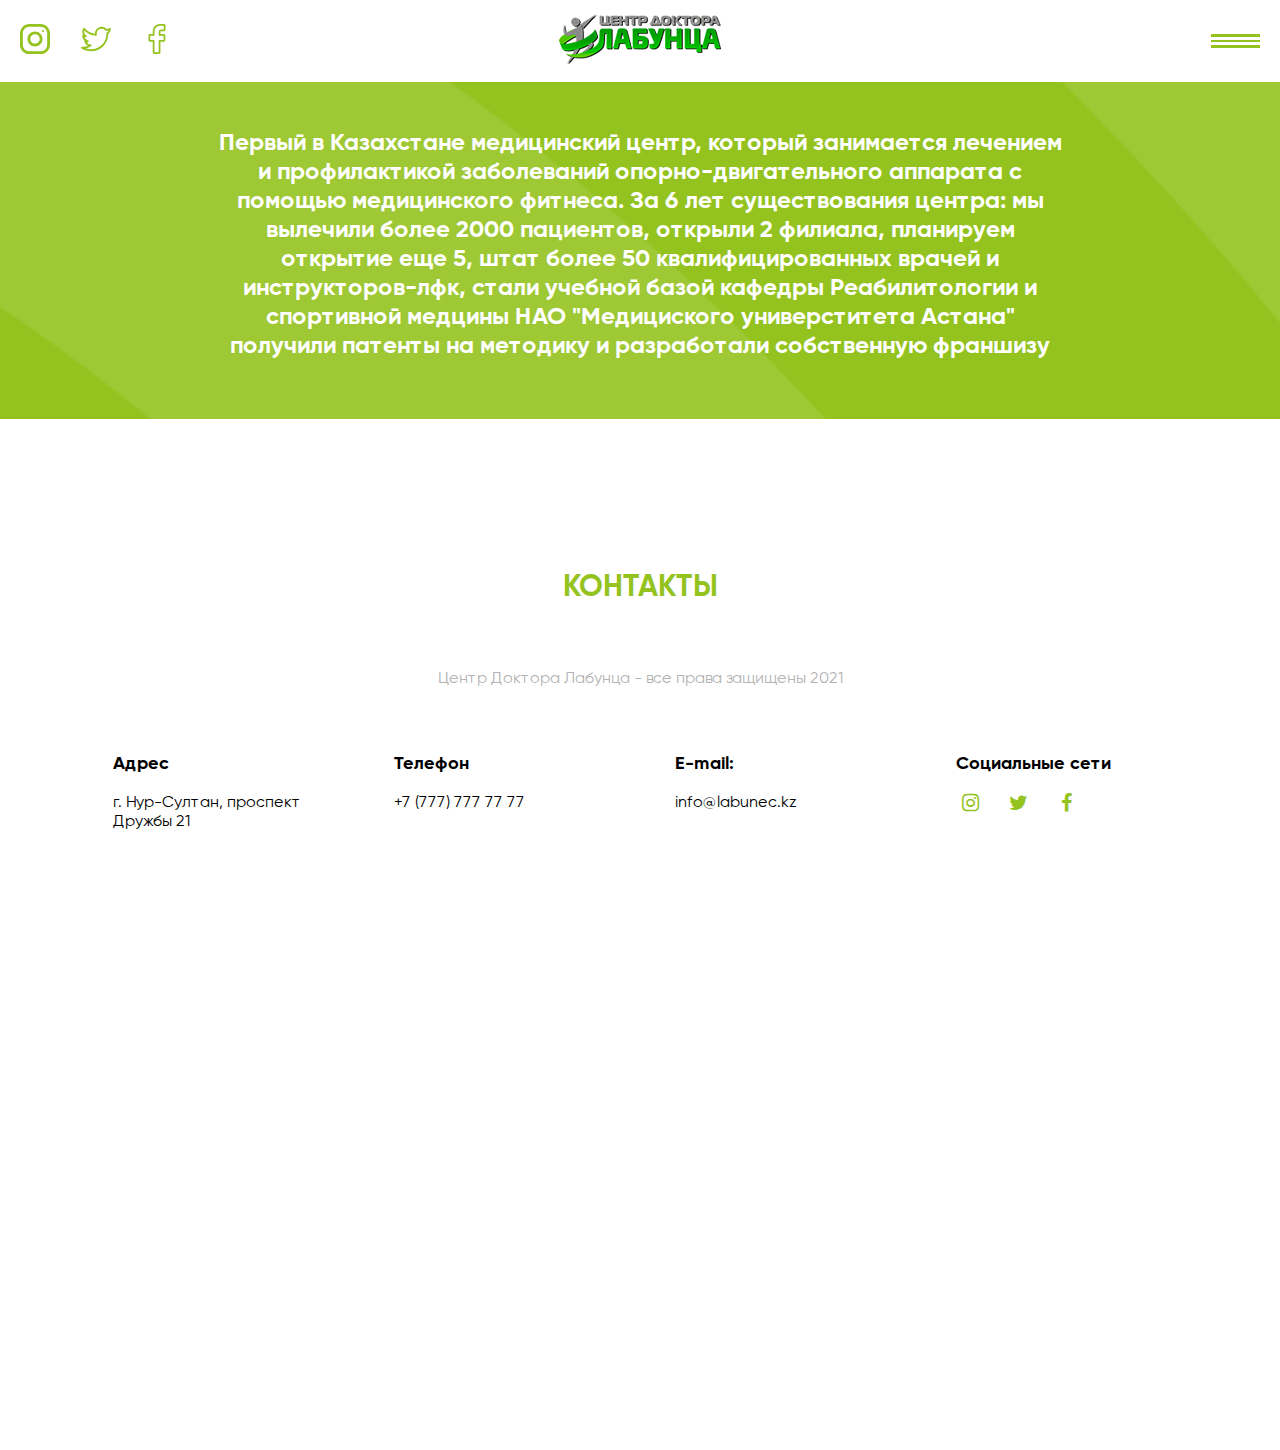
<file: pages/center/index.html>
<!doctype html>
<html lang="en">
<head>
    <meta charset="UTF-8">
    <meta name="viewport"
          content="width=device-width, user-scalable=no, initial-scale=1.0, maximum-scale=1.0, minimum-scale=1.0">
    <meta http-equiv="X-UA-Compatible" content="ie=edge">
    <title>Medicine</title>
    <link rel="stylesheet" href="../../src/libs/fancybox/jquery.fancybox.min.css">
    <link rel="stylesheet" href="../../src/css/style.css">

</head>
<body>

<header class="header">
    <div class="header__background">
        <div class="container">
            <nav class="header__nav">
                <div class="header__link">
                    <a href="" class="header__icon">
                        <svg width="30" height="30" viewBox="0 0 30 30" fill="none" xmlns="http://www.w3.org/2000/svg">
                            <path d="M20.625 0H9.375C4.19813 0 0 4.19813 0 9.375V20.625C0 25.8019 4.19813 30 9.375 30H20.625C25.8019 30 30 25.8019 30 20.625V9.375C30 4.19813 25.8019 0 20.625 0ZM27.1875 20.625C27.1875 24.2437 24.2437 27.1875 20.625 27.1875H9.375C5.75625 27.1875 2.8125 24.2437 2.8125 20.625V9.375C2.8125 5.75625 5.75625 2.8125 9.375 2.8125H20.625C24.2437 2.8125 27.1875 5.75625 27.1875 9.375V20.625Z" fill="#94C31F"/>
                            <path d="M15 7.5C10.8581 7.5 7.5 10.8581 7.5 15C7.5 19.1419 10.8581 22.5 15 22.5C19.1419 22.5 22.5 19.1419 22.5 15C22.5 10.8581 19.1419 7.5 15 7.5ZM15 19.6875C12.4162 19.6875 10.3125 17.5837 10.3125 15C10.3125 12.4144 12.4162 10.3125 15 10.3125C17.5837 10.3125 19.6875 12.4144 19.6875 15C19.6875 17.5837 17.5837 19.6875 15 19.6875Z" fill="#94C31F"/>
                            <path d="M23.0624 7.93673C23.6143 7.93673 24.0617 7.4893 24.0617 6.93736C24.0617 6.38542 23.6143 5.93799 23.0624 5.93799C22.5104 5.93799 22.063 6.38542 22.063 6.93736C22.063 7.4893 22.5104 7.93673 23.0624 7.93673Z" fill="#94C31F"/>
                        </svg>
                    </a>
                    <a href="" class="header__icon">
                        <svg width="30" height="30" viewBox="0 0 30 30" fill="none" xmlns="http://www.w3.org/2000/svg">
                            <path d="M0.591515 24.4937C3.36902 26.2562 6.60152 27.1875 9.93902 27.1875C14.8265 27.1875 19.3053 25.31 22.5515 21.9012C25.6578 18.6387 27.3665 14.255 27.2815 9.80624C28.459 8.79874 29.844 6.87499 29.844 4.99999C29.844 4.28124 29.064 3.82499 28.4315 4.19124C27.3253 4.84124 26.3165 5.01124 25.279 4.71999C23.1603 2.65499 20.0065 2.21999 17.349 3.65249C15.0265 4.90249 13.7353 7.18999 13.8515 9.68999C9.92777 9.21124 6.30277 7.24374 3.77527 4.18624C3.36027 3.68749 2.57277 3.74624 2.24277 4.31124C1.02527 6.39624 1.03777 8.81249 2.09652 10.7637C1.59277 10.8525 1.28152 11.2762 1.28152 11.735C1.28152 13.6962 2.16402 15.4987 3.58527 16.7287C3.32027 16.9837 3.23277 17.3625 3.34527 17.7C3.97027 19.5775 5.38527 21.045 7.15402 21.78C5.23027 22.6987 3.10277 23.005 1.20902 22.7725C0.229015 22.64 -0.254735 23.9575 0.591515 24.4937ZM10.1953 22.1012C10.8965 21.5625 10.524 20.44 9.64402 20.4212C8.09402 20.3887 6.68277 19.625 5.80402 18.4237C6.22777 18.3962 6.66652 18.3312 7.08402 18.2187C8.03527 17.9612 7.99027 16.5887 7.02402 16.395C5.27027 16.0425 3.89402 14.765 3.37777 13.12C3.84902 13.2362 4.32902 13.3012 4.80777 13.31C5.75652 13.315 6.11527 12.0987 5.34152 11.59C3.59777 10.4412 2.85402 8.41249 3.34652 6.50499C6.39152 9.58999 10.5228 11.4487 14.8928 11.6587C15.519 11.6975 15.989 11.1087 15.8515 10.5125C15.2578 7.93874 16.6953 6.13499 18.239 5.30374C19.7665 4.47874 22.219 4.22124 24.099 6.19374C24.6578 6.78249 26.5428 6.80499 27.5015 6.58124C27.0715 7.39124 26.4103 8.15999 25.7915 8.59249C25.5278 8.77749 25.3765 9.08499 25.3928 9.40624C25.594 13.5125 24.064 17.595 21.1953 20.6062C18.3053 23.64 14.309 25.3112 9.94027 25.3112C8.20277 25.3112 6.49902 25.0287 4.88902 24.4837C6.81402 24.1112 8.64277 23.2962 10.1953 22.1012Z" fill="#94C31F"/>
                        </svg>
                    </a>
                    <a href="" class="header__icon">
                        <svg width="30" height="30" viewBox="0 0 30 30" fill="none" xmlns="http://www.w3.org/2000/svg">
                            <g clip-path="url(#clip0)">
                                <path d="M16.9922 29.9414H12.188C11.3855 29.9414 10.7327 29.2886 10.7327 28.4862V17.65H7.92984C7.12738 17.65 6.47461 16.997 6.47461 16.1948V11.5514C6.47461 10.749 7.12738 10.0962 7.92984 10.0962H10.7327V7.771C10.7327 5.46547 11.4567 3.50395 12.8261 2.09885C14.2017 0.687332 16.124 -0.0585938 18.3854 -0.0585938L22.0493 -0.0526429C22.8504 -0.0512695 23.502 0.601502 23.502 1.40259V5.71381C23.502 6.51627 22.8495 7.16904 22.0473 7.16904L19.5804 7.16995C18.8281 7.16995 18.6365 7.32079 18.5955 7.36702C18.528 7.4437 18.4476 7.66045 18.4476 8.25897V10.096H21.8619C22.1189 10.096 22.3679 10.1594 22.5819 10.2789C23.0436 10.5368 23.3306 11.0246 23.3306 11.5517L23.3288 16.195C23.3288 16.997 22.676 17.6498 21.8736 17.6498H18.4476V28.4862C18.4476 29.2886 17.7946 29.9414 16.9922 29.9414ZM12.4915 28.1827H16.6887V16.8626C16.6887 16.3268 17.1247 15.891 17.6603 15.891H21.5701L21.5717 11.8549H17.6601C17.1245 11.8549 16.6887 11.4191 16.6887 10.8833V8.25897C16.6887 7.57187 16.7585 6.79047 17.2771 6.20316C17.9038 5.49316 18.8915 5.41122 19.5799 5.41122L21.7433 5.41031V1.70563L18.384 1.70013C14.7498 1.70013 12.4915 4.02649 12.4915 7.771V10.8833C12.4915 11.4189 12.0557 11.8549 11.5201 11.8549H8.23334V15.891H11.5201C12.0557 15.891 12.4915 16.3268 12.4915 16.8626V28.1827ZM22.0459 1.70609H22.0461H22.0459Z" fill="#94C31F"/>
                            </g>
                            <defs>
                                <clipPath id="clip0">
                                    <rect width="29.9414" height="30" fill="white"/>
                                </clipPath>
                            </defs>
                        </svg>
                    </a>
                </div>
                <div class="header__logo">
                    <a href="../../index.html">
                        <picture>
                            <source srcset="../../src/images/header/small-logo.png" media="(max-width:425px)">
                            <img  src="../../src/images/header/logo.png" alt="Logo">
                        </picture>
                    </a>
                </div>
                <div class="header__block-burger">
                    <div class="header__burger">
                        <span class="header__burger-line"></span>
                    </div>
                </div>
            </nav>

        </div>
    </div>
</header>

<main class="main">
    <section class="main__hidden-nav">
        <div class="container">
            <ul class="main__menu">
                <li class="main__menu-item"><a class="main__menu-link" href="../staff/index.html">Сотрудники</a></li>
                <li class="main__menu-item"><a class="main__menu-link" href="./index.html">О центре</a></li>
                <li class="main__menu-item"><a class="main__menu-link" href="../gallery/index.html">Галерея</a></li>
                <li class="main__menu-item"><a class="main__menu-link" href="../author/index.html">Об авторе</a></li>
                <li class="main__menu-item"><a class="main__menu-link" href="../metod/index.html">Методика</a></li>
                <li class="main__menu-item"><a class="main__menu-link" href="../sertificate/index.html">Сертификаты</a></li>
            </ul>
        </div>
    </section>
    <section class="center">
        <div class="container">
            <div class="center__content">
            <p class="center__content-text">Первый в Казахстане медицинский центр, который занимается лечением <br> и профилактикой заболеваний опорно-двигательного аппарата с
                <br> помощью медицинского фитнеса. За 6 лет существования центра: мы <br> вылечили более 2000 пациентов, открыли 2 филиала, планируем
                <br> открытие еще 5, штат более 50 квалифицированных врачей и <br> инструкторов-лфк, стали учебной базой кафедры Реабилитологии и
                <br> спортивной медцины НАО "Медициского универститета Астана" <br> получили патенты на методику и разработали собственную франшизу </p>
            </div>
        </div>
    </section>

</main>
<footer class="contact">
    <div class="container">
        <h2 class="contact__title">КОНТАКТЫ</h2>
        <p class="contact__subtitle">Центр Доктора Лабунца - все права защищены 2021</p>
        <div class="contact__row">
            <div class="contact__col-3">
                <h3 class="contact__address-title">Адрес</h3>
                <a class="contact__address-link" href="#">
                    г. Нур-Султан, проспект Дружбы 21
                </a>
            </div>
            <div class="contact__col-3">
                <h3 class="contact__address-title">Телефон</h3>
                <a class="contact__address-link" href="tel:+996 505 02 05 99">
                    +7 (777) 777 77 77
                </a>
            </div>
            <div class="contact__col-3">
                <h3 class="contact__address-title">E-mail:</h3>
                <a class="contact__address-link" href="#">
                    info@labunec.kz
                </a>
            </div>
            <div class="contact__col-3">
                <h3 class="contact__address-title">Социальные сети</h3>
                <div class="contact__icon">
                    <a href="" class="icon-instagram contact__icon-link"></a>
                    <a href="" class="icon-twitter contact__icon-link"></a>
                    <a href="" class="icon-facebook contact__icon-link"></a>
                </div>
            </div>
        </div>
        <div class="contact__maps">
            <div id="map" class="contact__map" ></div>
        </div>
    </div>
</footer>


<script src="../../src/js/jquery-3.5.1.min.js"></script>
<script src="https://maps.api.2gis.ru/2.0/loader.js?pkg=full"></script>
<script src="../../src/js/main.js"></script>



</body>
</html>
</file>
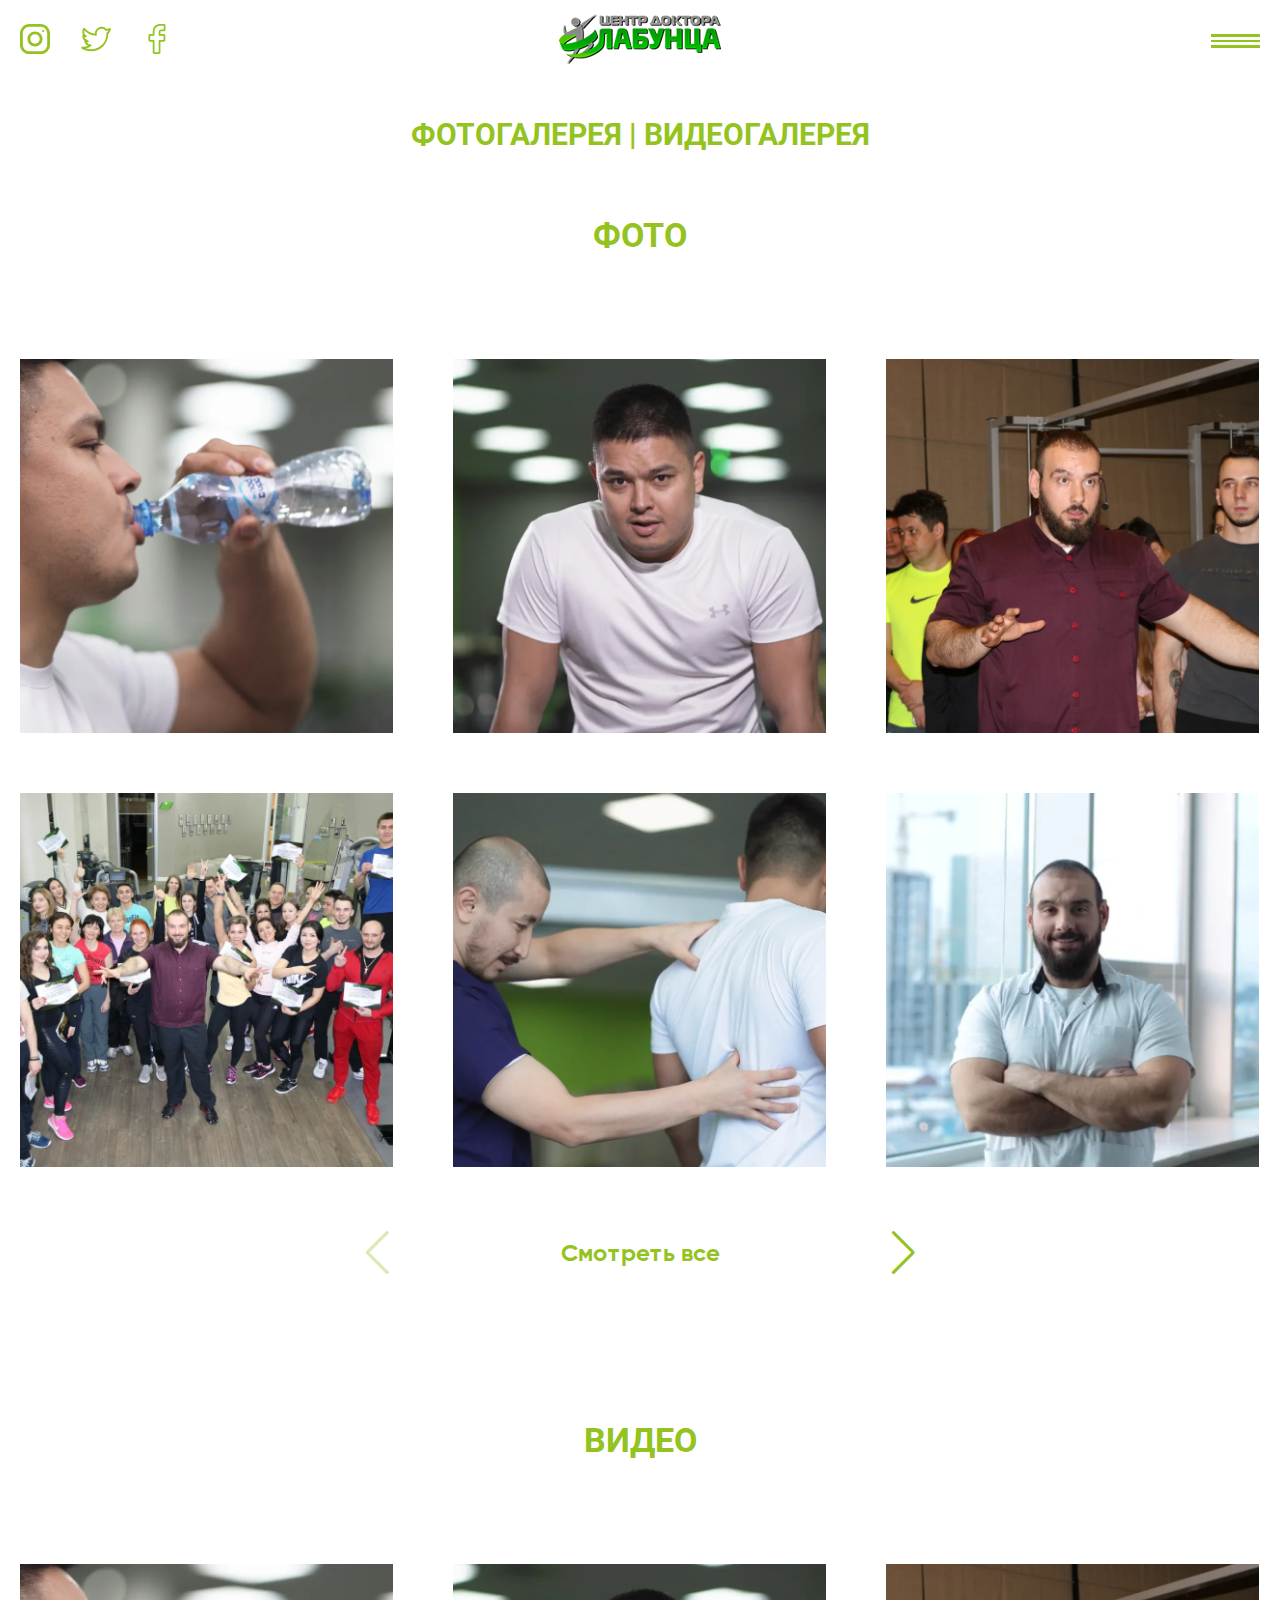
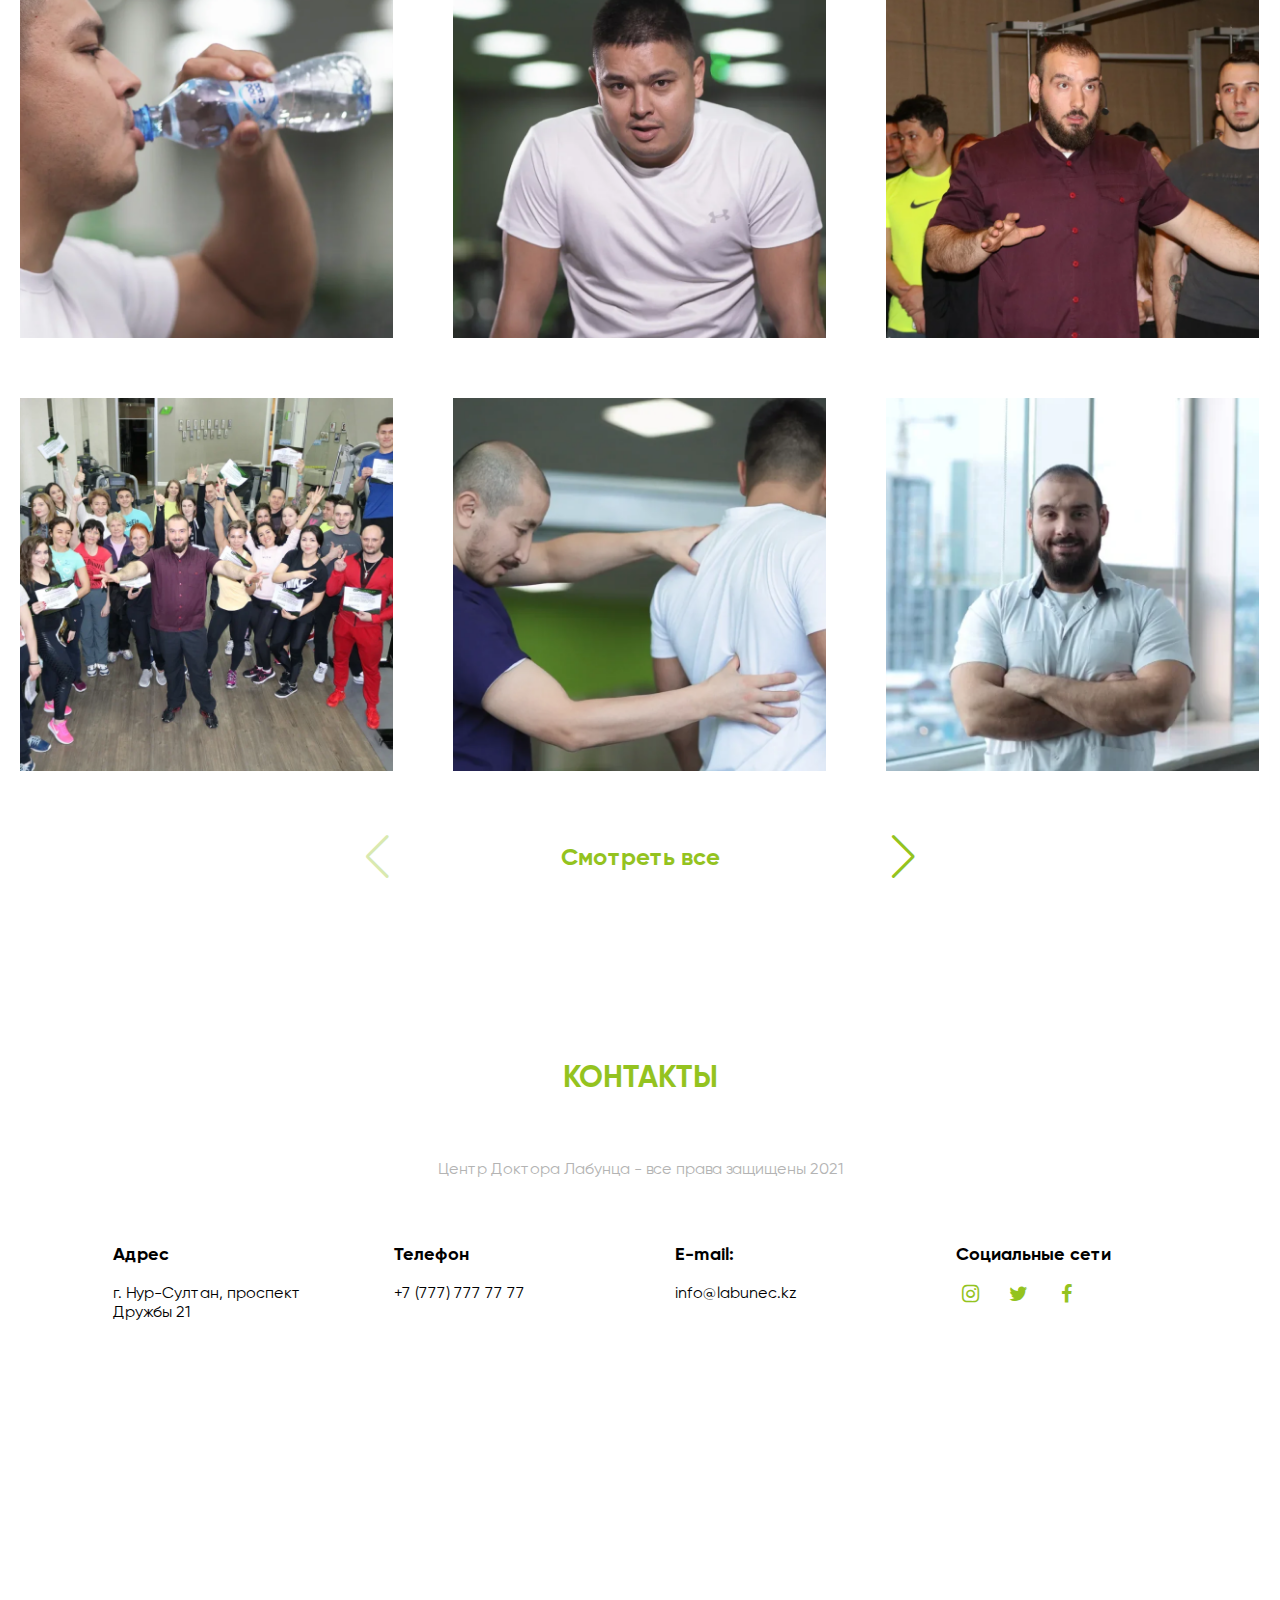
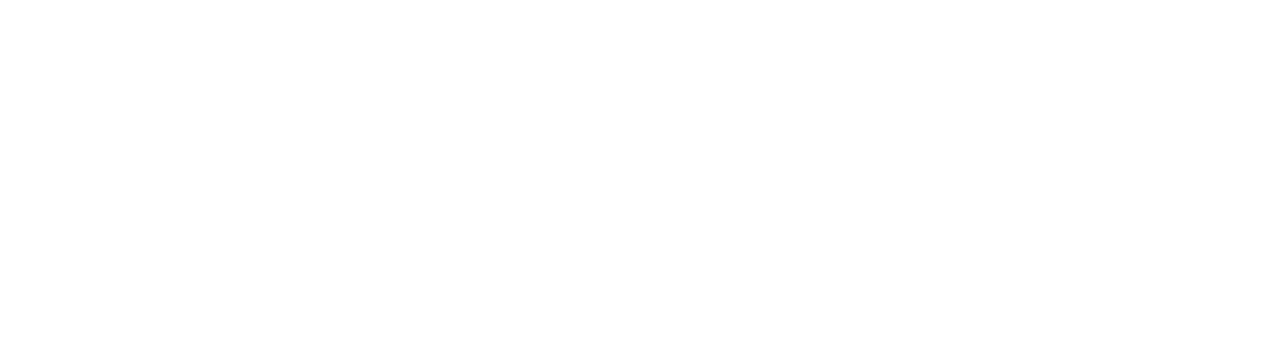
<file: pages/gallery/index.html>
<!doctype html>
<html lang="en">
<head>
    <meta charset="UTF-8">
    <meta name="viewport"
          content="width=device-width, user-scalable=no, initial-scale=1.0, maximum-scale=1.0, minimum-scale=1.0">
    <meta http-equiv="X-UA-Compatible" content="ie=edge">
    <title>Medicine</title>
    <link rel="stylesheet" href="../../src/libs/fancybox/jquery.fancybox.min.css">
    <link rel="stylesheet" href="../../src/libs/swiper/bundle-min.css">
    <link rel="stylesheet" href="../../src/css/style.css">

</head>
<body>

<header class="header">
    <div class="header__background">
        <div class="container">
            <nav class="header__nav">
                <div class="header__link">
                    <a href="" class="header__icon">
                        <svg width="30" height="30" viewBox="0 0 30 30" fill="none" xmlns="http://www.w3.org/2000/svg">
                            <path d="M20.625 0H9.375C4.19813 0 0 4.19813 0 9.375V20.625C0 25.8019 4.19813 30 9.375 30H20.625C25.8019 30 30 25.8019 30 20.625V9.375C30 4.19813 25.8019 0 20.625 0ZM27.1875 20.625C27.1875 24.2437 24.2437 27.1875 20.625 27.1875H9.375C5.75625 27.1875 2.8125 24.2437 2.8125 20.625V9.375C2.8125 5.75625 5.75625 2.8125 9.375 2.8125H20.625C24.2437 2.8125 27.1875 5.75625 27.1875 9.375V20.625Z"
                                  fill="#94C31F"/>
                            <path d="M15 7.5C10.8581 7.5 7.5 10.8581 7.5 15C7.5 19.1419 10.8581 22.5 15 22.5C19.1419 22.5 22.5 19.1419 22.5 15C22.5 10.8581 19.1419 7.5 15 7.5ZM15 19.6875C12.4162 19.6875 10.3125 17.5837 10.3125 15C10.3125 12.4144 12.4162 10.3125 15 10.3125C17.5837 10.3125 19.6875 12.4144 19.6875 15C19.6875 17.5837 17.5837 19.6875 15 19.6875Z"
                                  fill="#94C31F"/>
                            <path d="M23.0624 7.93673C23.6143 7.93673 24.0617 7.4893 24.0617 6.93736C24.0617 6.38542 23.6143 5.93799 23.0624 5.93799C22.5104 5.93799 22.063 6.38542 22.063 6.93736C22.063 7.4893 22.5104 7.93673 23.0624 7.93673Z"
                                  fill="#94C31F"/>
                        </svg>
                    </a>
                    <a href="" class="header__icon">
                        <svg width="30" height="30" viewBox="0 0 30 30" fill="none" xmlns="http://www.w3.org/2000/svg">
                            <path d="M0.591515 24.4937C3.36902 26.2562 6.60152 27.1875 9.93902 27.1875C14.8265 27.1875 19.3053 25.31 22.5515 21.9012C25.6578 18.6387 27.3665 14.255 27.2815 9.80624C28.459 8.79874 29.844 6.87499 29.844 4.99999C29.844 4.28124 29.064 3.82499 28.4315 4.19124C27.3253 4.84124 26.3165 5.01124 25.279 4.71999C23.1603 2.65499 20.0065 2.21999 17.349 3.65249C15.0265 4.90249 13.7353 7.18999 13.8515 9.68999C9.92777 9.21124 6.30277 7.24374 3.77527 4.18624C3.36027 3.68749 2.57277 3.74624 2.24277 4.31124C1.02527 6.39624 1.03777 8.81249 2.09652 10.7637C1.59277 10.8525 1.28152 11.2762 1.28152 11.735C1.28152 13.6962 2.16402 15.4987 3.58527 16.7287C3.32027 16.9837 3.23277 17.3625 3.34527 17.7C3.97027 19.5775 5.38527 21.045 7.15402 21.78C5.23027 22.6987 3.10277 23.005 1.20902 22.7725C0.229015 22.64 -0.254735 23.9575 0.591515 24.4937ZM10.1953 22.1012C10.8965 21.5625 10.524 20.44 9.64402 20.4212C8.09402 20.3887 6.68277 19.625 5.80402 18.4237C6.22777 18.3962 6.66652 18.3312 7.08402 18.2187C8.03527 17.9612 7.99027 16.5887 7.02402 16.395C5.27027 16.0425 3.89402 14.765 3.37777 13.12C3.84902 13.2362 4.32902 13.3012 4.80777 13.31C5.75652 13.315 6.11527 12.0987 5.34152 11.59C3.59777 10.4412 2.85402 8.41249 3.34652 6.50499C6.39152 9.58999 10.5228 11.4487 14.8928 11.6587C15.519 11.6975 15.989 11.1087 15.8515 10.5125C15.2578 7.93874 16.6953 6.13499 18.239 5.30374C19.7665 4.47874 22.219 4.22124 24.099 6.19374C24.6578 6.78249 26.5428 6.80499 27.5015 6.58124C27.0715 7.39124 26.4103 8.15999 25.7915 8.59249C25.5278 8.77749 25.3765 9.08499 25.3928 9.40624C25.594 13.5125 24.064 17.595 21.1953 20.6062C18.3053 23.64 14.309 25.3112 9.94027 25.3112C8.20277 25.3112 6.49902 25.0287 4.88902 24.4837C6.81402 24.1112 8.64277 23.2962 10.1953 22.1012Z"
                                  fill="#94C31F"/>
                        </svg>
                    </a>
                    <a href="" class="header__icon">
                        <svg width="30" height="30" viewBox="0 0 30 30" fill="none" xmlns="http://www.w3.org/2000/svg">
                            <g clip-path="url(#clip0)">
                                <path d="M16.9922 29.9414H12.188C11.3855 29.9414 10.7327 29.2886 10.7327 28.4862V17.65H7.92984C7.12738 17.65 6.47461 16.997 6.47461 16.1948V11.5514C6.47461 10.749 7.12738 10.0962 7.92984 10.0962H10.7327V7.771C10.7327 5.46547 11.4567 3.50395 12.8261 2.09885C14.2017 0.687332 16.124 -0.0585938 18.3854 -0.0585938L22.0493 -0.0526429C22.8504 -0.0512695 23.502 0.601502 23.502 1.40259V5.71381C23.502 6.51627 22.8495 7.16904 22.0473 7.16904L19.5804 7.16995C18.8281 7.16995 18.6365 7.32079 18.5955 7.36702C18.528 7.4437 18.4476 7.66045 18.4476 8.25897V10.096H21.8619C22.1189 10.096 22.3679 10.1594 22.5819 10.2789C23.0436 10.5368 23.3306 11.0246 23.3306 11.5517L23.3288 16.195C23.3288 16.997 22.676 17.6498 21.8736 17.6498H18.4476V28.4862C18.4476 29.2886 17.7946 29.9414 16.9922 29.9414ZM12.4915 28.1827H16.6887V16.8626C16.6887 16.3268 17.1247 15.891 17.6603 15.891H21.5701L21.5717 11.8549H17.6601C17.1245 11.8549 16.6887 11.4191 16.6887 10.8833V8.25897C16.6887 7.57187 16.7585 6.79047 17.2771 6.20316C17.9038 5.49316 18.8915 5.41122 19.5799 5.41122L21.7433 5.41031V1.70563L18.384 1.70013C14.7498 1.70013 12.4915 4.02649 12.4915 7.771V10.8833C12.4915 11.4189 12.0557 11.8549 11.5201 11.8549H8.23334V15.891H11.5201C12.0557 15.891 12.4915 16.3268 12.4915 16.8626V28.1827ZM22.0459 1.70609H22.0461H22.0459Z"
                                      fill="#94C31F"/>
                            </g>
                            <defs>
                                <clipPath id="clip0">
                                    <rect width="29.9414" height="30" fill="white"/>
                                </clipPath>
                            </defs>
                        </svg>
                    </a>
                </div>
                <div class="header__logo">
                    <a href="../../index.html">
                        <picture>
                            <source srcset="../../src/images/header/small-logo.png" media="(max-width:425px)">
                            <img src="../../src/images/header/logo.png" alt="Logo">
                        </picture>
                    </a>
                </div>
                <div class="header__block-burger">
                    <div class="header__burger">
                        <span class="header__burger-line"></span>
                    </div>
                </div>
            </nav>

        </div>
    </div>
</header>

<main class="main">
    <section class="main__hidden-nav">
        <div class="container">
            <ul class="main__menu">
                <li class="main__menu-item"><a class="main__menu-link" href="../staff/index.html">Сотрудники</a></li>
                <li class="main__menu-item"><a class="main__menu-link" href="../center/index.html">О центре</a></li>
                <li class="main__menu-item"><a class="main__menu-link" href="./index.html">Галерея</a></li>
                <li class="main__menu-item"><a class="main__menu-link" href="../author/index.html">Об авторе</a></li>
                <li class="main__menu-item"><a class="main__menu-link" href="../metod/index.html">Методика</a></li>
                <li class="main__menu-item"><a class="main__menu-link" href="../sertificate/index.html">Сертификаты</a>
                </li>
            </ul>
        </div>
    </section>
    <section class="photo">
        <div class="container">
            <h2 class="photo__gallery-title">ФОТОГАЛЕРЕЯ | ВИДЕОГАЛЕРЕЯ</h2>
            <h3 class="photo__title">ФОТО</h3>
            <div class="swiper-container mySwiper">
                <div class="swiper-wrapper">
                    <div class="swiper-slide">
                        <div class="photo__row">
                            <div class="photo__col"><a data-fancybox="gallery" href="../../src/images/gallery/img1.png" >    <img class="photo__img" src="../../src/images/gallery/img1.png" alt="img"></a>

                            </div>
                            <div class="photo__col"><a data-fancybox="gallery" href="../../src/images/gallery/img2.png" >      <img class="photo__img" src="../../src/images/gallery/img2.png" alt="img"></a>

                            </div>
                            <div class="photo__col"><a data-fancybox="gallery" href="../../src/images/gallery/img3.png" > <img class="photo__img" src="../../src/images/gallery/img3.png" alt="img"></a>

                            </div>
                            <div class="photo__col"><a data-fancybox="gallery" href="../../src/images/gallery/img4.png" > <img class="photo__img" src="../../src/images/gallery/img4.png" alt="img"></a>

                            </div>
                            <div class="photo__col"><a data-fancybox="gallery" href="../../src/images/gallery/img5.png" ><img class="photo__img" src="../../src/images/gallery/img5.png" alt="img"></a>

                            </div>
                            <div class="photo__col"><a data-fancybox="gallery" href="../../src/images/gallery/img6.png" > <img class="photo__img" src="../../src/images/gallery/img6.png" alt="img"></a>

                            </div>
                        </div>
                    </div>
                    <div class="swiper-slide">
                        <div class="photo__row">
                            <div class="photo__col">
                                <img class="photo__img" src="../../src/images/gallery/img6.png" alt="img">
                            </div>
                            <div class="photo__col">
                                <img class="photo__img" src="../../src/images/gallery/img5.png" alt="img">
                            </div>
                            <div class="photo__col">
                                <img class="photo__img" src="../../src/images/gallery/img2.png" alt="img">
                            </div>
                            <div class="photo__col">
                                <img class="photo__img" src="../../src/images/gallery/img3.png" alt="img">
                            </div>
                            <div class="photo__col">
                                <img class="photo__img" src="../../src/images/gallery/img4.png" alt="img">
                            </div>
                            <div class="photo__col">
                                <img class="photo__img" src="../../src/images/gallery/img1.png" alt="img">
                            </div>
                        </div>
                    </div>
                    <div class="swiper-slide">
                        <div class="photo__row">
                            <div class="photo__col">
                                <img class="photo__img" src="../../src/images/gallery/img6.png" alt="img">
                            </div>
                            <div class="photo__col">
                                <img class="photo__img" src="../../src/images/gallery/img1.png" alt="img">
                            </div>
                            <div class="photo__col">
                                <img class="photo__img" src="../../src/images/gallery/img4.png" alt="img">
                            </div>
                            <div class="photo__col">
                                <img class="photo__img" src="../../src/images/gallery/img5.png" alt="img">
                            </div>
                            <div class="photo__col">
                                <img class="photo__img" src="../../src/images/gallery/img2.png" alt="img">
                            </div>
                            <div class="photo__col">
                                <img class="photo__img" src="../../src/images/gallery/img3.png" alt="img">
                            </div>
                        </div>
                    </div>


                </div>

            </div>
            <div class="photo__button">
                <div class="swiper-button-prev"></div>
                    <a class="photo__button-link" href="../../src/images/gallery/img1.png" data-fancybox="gallery">Cмотреть все</a>
                <div class="swiper-button-next"></div>
            </div>

        </div>
    </section>
    <section class="photo">
        <div class="container">
            <h3 class="photo__title">ВИДЕО</h3>
            <div class="swiper-container mySwiper">
                <div class="swiper-wrapper">
                    <div class="swiper-slide">
                        <div class="photo__row">
                            <div class="photo__col"><a data-fancybox="gallery" href="../../src/images/gallery/img1.png" >    <img class="photo__img" src="../../src/images/gallery/img1.png" alt="img"></a>

                            </div>
                            <div class="photo__col"><a data-fancybox="gallery" href="../../src/images/gallery/img2.png" >      <img class="photo__img" src="../../src/images/gallery/img2.png" alt="img"></a>

                            </div>
                            <div class="photo__col"><a data-fancybox="gallery" href="../../src/images/gallery/img3.png" > <img class="photo__img" src="../../src/images/gallery/img3.png" alt="img"></a>

                            </div>
                            <div class="photo__col"><a data-fancybox="gallery" href="../../src/images/gallery/img4.png" > <img class="photo__img" src="../../src/images/gallery/img4.png" alt="img"></a>

                            </div>
                            <div class="photo__col"><a data-fancybox="gallery" href="../../src/images/gallery/img5.png" ><img class="photo__img" src="../../src/images/gallery/img5.png" alt="img"></a>

                            </div>
                            <div class="photo__col"><a data-fancybox="gallery" href="../../src/images/gallery/img6.png" > <img class="photo__img" src="../../src/images/gallery/img6.png" alt="img"></a>

                            </div>
                        </div>
                    </div>
                    <div class="swiper-slide">
                        <div class="photo__row">
                            <div class="photo__col">
                                <img class="photo__img" src="../../src/images/gallery/img6.png" alt="img">
                            </div>
                            <div class="photo__col">
                                <img class="photo__img" src="../../src/images/gallery/img5.png" alt="img">
                            </div>
                            <div class="photo__col">
                                <img class="photo__img" src="../../src/images/gallery/img2.png" alt="img">
                            </div>
                            <div class="photo__col">
                                <img class="photo__img" src="../../src/images/gallery/img3.png" alt="img">
                            </div>
                            <div class="photo__col">
                                <img class="photo__img" src="../../src/images/gallery/img4.png" alt="img">
                            </div>
                            <div class="photo__col">
                                <img class="photo__img" src="../../src/images/gallery/img1.png" alt="img">
                            </div>
                        </div>
                    </div>
                    <div class="swiper-slide">
                        <div class="photo__row">
                            <div class="photo__col">
                                <img class="photo__img" src="../../src/images/gallery/img6.png" alt="img">
                            </div>
                            <div class="photo__col">
                                <img class="photo__img" src="../../src/images/gallery/img1.png" alt="img">
                            </div>
                            <div class="photo__col">
                                <img class="photo__img" src="../../src/images/gallery/img4.png" alt="img">
                            </div>
                            <div class="photo__col">
                                <img class="photo__img" src="../../src/images/gallery/img5.png" alt="img">
                            </div>
                            <div class="photo__col">
                                <img class="photo__img" src="../../src/images/gallery/img2.png" alt="img">
                            </div>
                            <div class="photo__col">
                                <img class="photo__img" src="../../src/images/gallery/img3.png" alt="img">
                            </div>
                        </div>
                    </div>


                </div>

            </div>
            <div class="photo__button">
                <div class="swiper-button-prev"></div>
                    <a class="photo__button-link" href="../../src/images/gallery/img1.png" data-fancybox="gallery">Cмотреть все</a>
                <div class="swiper-button-next"></div>
            </div>

        </div>
    </section>
</main>
<footer class="contact">
    <div class="container">
        <h2 class="contact__title">КОНТАКТЫ</h2>
        <p class="contact__subtitle">Центр Доктора Лабунца - все права защищены 2021</p>
        <div class="contact__row">
            <div class="contact__col-3">
                <h3 class="contact__address-title">Адрес</h3>
                <a class="contact__address-link" href="#">
                    г. Нур-Султан, проспект Дружбы 21
                </a>
            </div>
            <div class="contact__col-3">
                <h3 class="contact__address-title">Телефон</h3>
                <a class="contact__address-link" href="tel:+996 505 02 05 99">
                    +7 (777) 777 77 77
                </a>
            </div>
            <div class="contact__col-3">
                <h3 class="contact__address-title">E-mail:</h3>
                <a class="contact__address-link" href="#">
                    info@labunec.kz
                </a>
            </div>
            <div class="contact__col-3">
                <h3 class="contact__address-title">Социальные сети</h3>
                <div class="contact__icon">
                    <a href="" class="icon-instagram contact__icon-link"></a>
                    <a href="" class="icon-twitter contact__icon-link"></a>
                    <a href="" class="icon-facebook contact__icon-link"></a>
                </div>
            </div>
        </div>
        <div class="contact__maps">
            <div id="map" class="contact__map"></div>
        </div>
    </div>
</footer>


<script src="../../src/js/jquery-3.5.1.min.js"></script>
<script src="../../src/libs/swiper/bundle-min.js"></script>
<script src="../../src/libs/fancybox/jquery.fancybox.min.js"></script>
<script src="https://maps.api.2gis.ru/2.0/loader.js?pkg=full"></script>
<script src="../../src/js/main.js"></script>
<script>
    var swiper = new Swiper(".mySwiper", {
        navigation: {
            nextEl: ".swiper-button-next",
            prevEl: ".swiper-button-prev",
        },
    });

    $('[data-fancybox="gallery"]').fancybox({
        thumbs : {
            autoStart : true
        },
        buttons: [
            "zoom",
            "share",
            "slideShow",
            "fullScreen",
            "download",
            "thumbs",
            "close"
        ],
    });
</script>


</body>
</html>
</file>
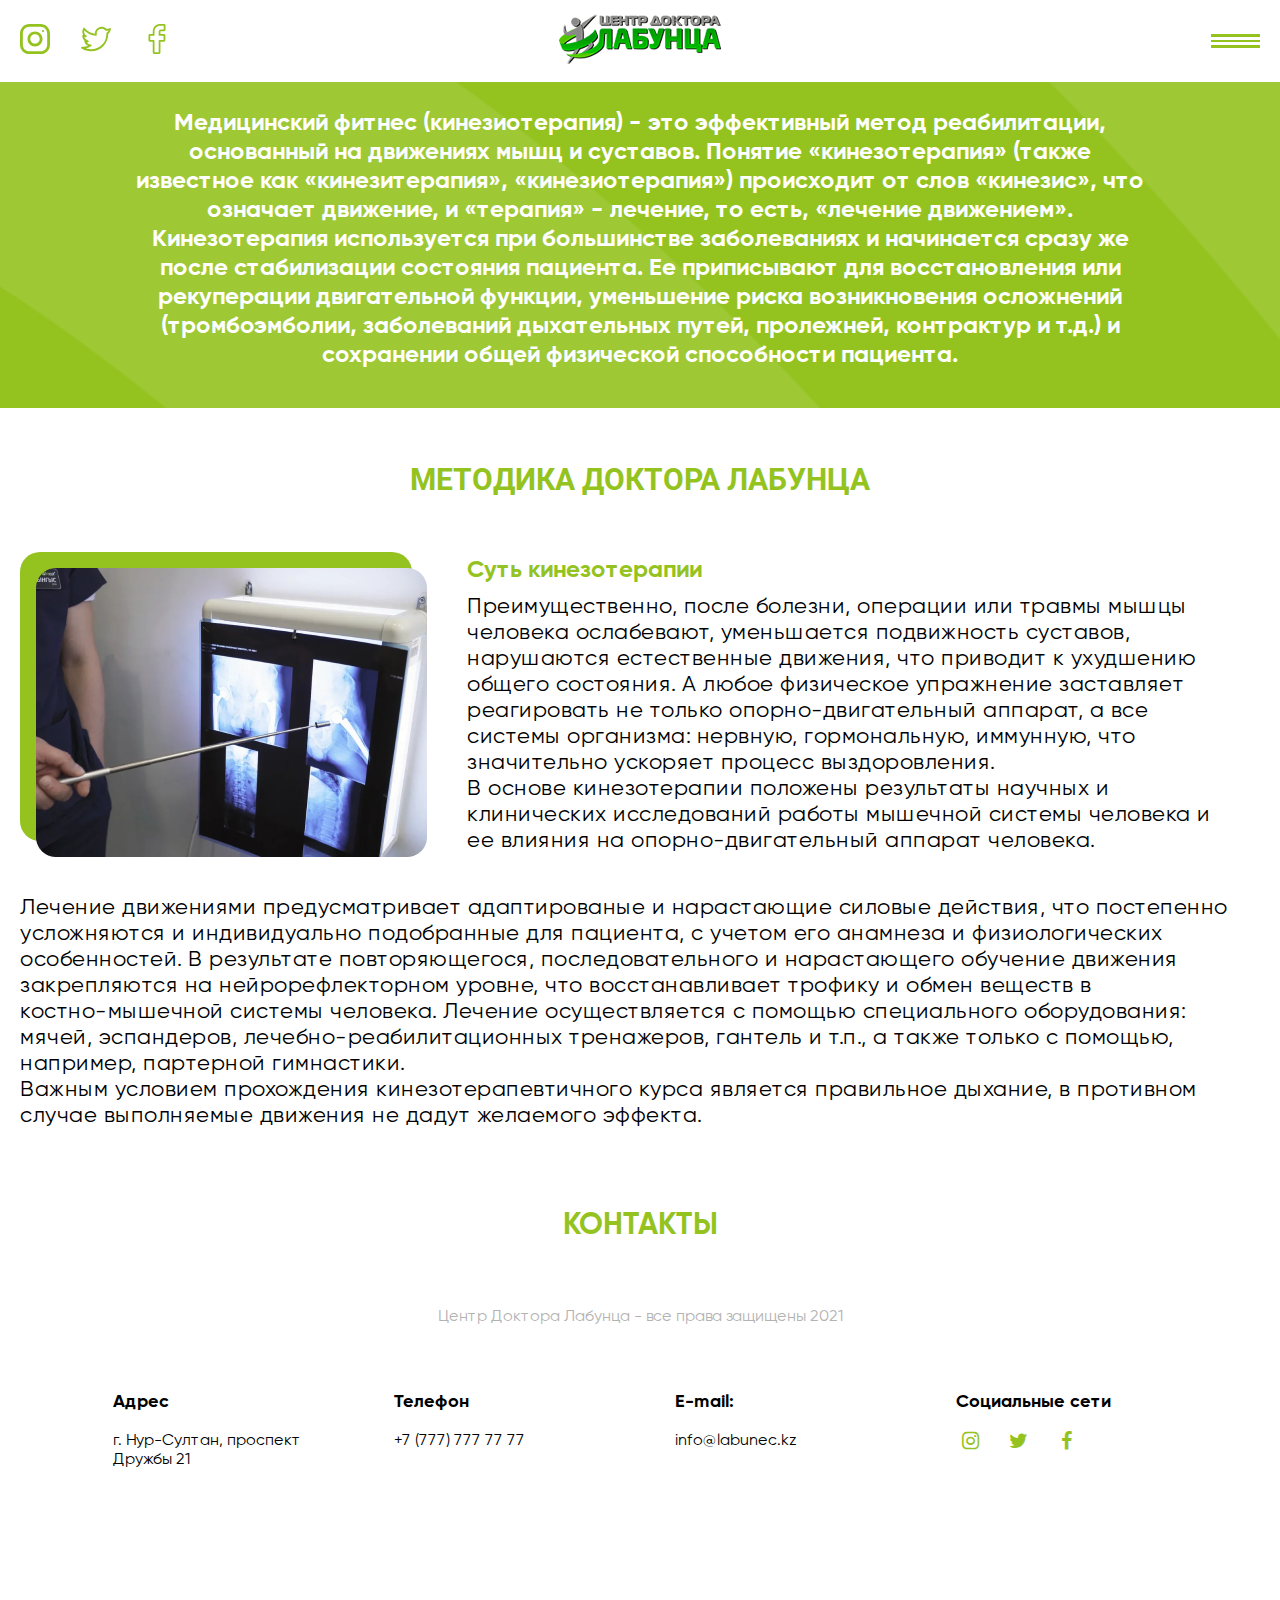
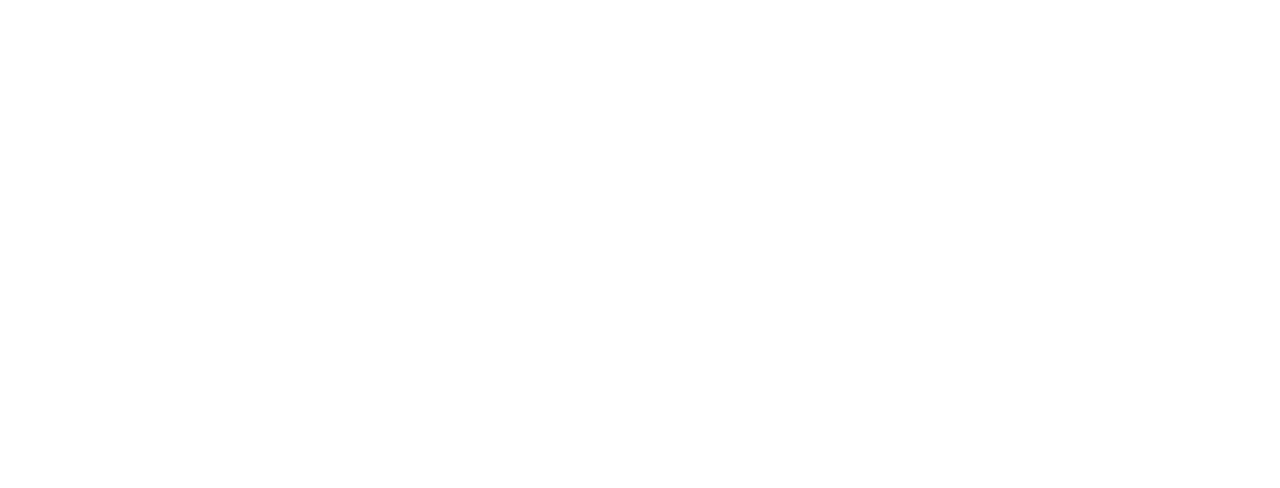
<file: pages/metod/index.html>
<!doctype html>
<html lang="en">
<head>
    <meta charset="UTF-8">
    <meta name="viewport"
          content="width=device-width, user-scalable=no, initial-scale=1.0, maximum-scale=1.0, minimum-scale=1.0">
    <meta http-equiv="X-UA-Compatible" content="ie=edge">
    <title>Medicine</title>
    <link rel="stylesheet" href="../../src/libs/fancybox/jquery.fancybox.min.css">
    <link rel="stylesheet" href="../../src/css/style.css">

</head>
<body>

<header class="header">
    <div class="header__background">
        <div class="container">
            <nav class="header__nav">
                <div class="header__link">
                    <a href="" class="header__icon">
                        <svg width="30" height="30" viewBox="0 0 30 30" fill="none" xmlns="http://www.w3.org/2000/svg">
                            <path d="M20.625 0H9.375C4.19813 0 0 4.19813 0 9.375V20.625C0 25.8019 4.19813 30 9.375 30H20.625C25.8019 30 30 25.8019 30 20.625V9.375C30 4.19813 25.8019 0 20.625 0ZM27.1875 20.625C27.1875 24.2437 24.2437 27.1875 20.625 27.1875H9.375C5.75625 27.1875 2.8125 24.2437 2.8125 20.625V9.375C2.8125 5.75625 5.75625 2.8125 9.375 2.8125H20.625C24.2437 2.8125 27.1875 5.75625 27.1875 9.375V20.625Z" fill="#94C31F"/>
                            <path d="M15 7.5C10.8581 7.5 7.5 10.8581 7.5 15C7.5 19.1419 10.8581 22.5 15 22.5C19.1419 22.5 22.5 19.1419 22.5 15C22.5 10.8581 19.1419 7.5 15 7.5ZM15 19.6875C12.4162 19.6875 10.3125 17.5837 10.3125 15C10.3125 12.4144 12.4162 10.3125 15 10.3125C17.5837 10.3125 19.6875 12.4144 19.6875 15C19.6875 17.5837 17.5837 19.6875 15 19.6875Z" fill="#94C31F"/>
                            <path d="M23.0624 7.93673C23.6143 7.93673 24.0617 7.4893 24.0617 6.93736C24.0617 6.38542 23.6143 5.93799 23.0624 5.93799C22.5104 5.93799 22.063 6.38542 22.063 6.93736C22.063 7.4893 22.5104 7.93673 23.0624 7.93673Z" fill="#94C31F"/>
                        </svg>
                    </a>
                    <a href="" class="header__icon">
                        <svg width="30" height="30" viewBox="0 0 30 30" fill="none" xmlns="http://www.w3.org/2000/svg">
                            <path d="M0.591515 24.4937C3.36902 26.2562 6.60152 27.1875 9.93902 27.1875C14.8265 27.1875 19.3053 25.31 22.5515 21.9012C25.6578 18.6387 27.3665 14.255 27.2815 9.80624C28.459 8.79874 29.844 6.87499 29.844 4.99999C29.844 4.28124 29.064 3.82499 28.4315 4.19124C27.3253 4.84124 26.3165 5.01124 25.279 4.71999C23.1603 2.65499 20.0065 2.21999 17.349 3.65249C15.0265 4.90249 13.7353 7.18999 13.8515 9.68999C9.92777 9.21124 6.30277 7.24374 3.77527 4.18624C3.36027 3.68749 2.57277 3.74624 2.24277 4.31124C1.02527 6.39624 1.03777 8.81249 2.09652 10.7637C1.59277 10.8525 1.28152 11.2762 1.28152 11.735C1.28152 13.6962 2.16402 15.4987 3.58527 16.7287C3.32027 16.9837 3.23277 17.3625 3.34527 17.7C3.97027 19.5775 5.38527 21.045 7.15402 21.78C5.23027 22.6987 3.10277 23.005 1.20902 22.7725C0.229015 22.64 -0.254735 23.9575 0.591515 24.4937ZM10.1953 22.1012C10.8965 21.5625 10.524 20.44 9.64402 20.4212C8.09402 20.3887 6.68277 19.625 5.80402 18.4237C6.22777 18.3962 6.66652 18.3312 7.08402 18.2187C8.03527 17.9612 7.99027 16.5887 7.02402 16.395C5.27027 16.0425 3.89402 14.765 3.37777 13.12C3.84902 13.2362 4.32902 13.3012 4.80777 13.31C5.75652 13.315 6.11527 12.0987 5.34152 11.59C3.59777 10.4412 2.85402 8.41249 3.34652 6.50499C6.39152 9.58999 10.5228 11.4487 14.8928 11.6587C15.519 11.6975 15.989 11.1087 15.8515 10.5125C15.2578 7.93874 16.6953 6.13499 18.239 5.30374C19.7665 4.47874 22.219 4.22124 24.099 6.19374C24.6578 6.78249 26.5428 6.80499 27.5015 6.58124C27.0715 7.39124 26.4103 8.15999 25.7915 8.59249C25.5278 8.77749 25.3765 9.08499 25.3928 9.40624C25.594 13.5125 24.064 17.595 21.1953 20.6062C18.3053 23.64 14.309 25.3112 9.94027 25.3112C8.20277 25.3112 6.49902 25.0287 4.88902 24.4837C6.81402 24.1112 8.64277 23.2962 10.1953 22.1012Z" fill="#94C31F"/>
                        </svg>
                    </a>
                    <a href="" class="header__icon">
                        <svg width="30" height="30" viewBox="0 0 30 30" fill="none" xmlns="http://www.w3.org/2000/svg">
                            <g clip-path="url(#clip0)">
                                <path d="M16.9922 29.9414H12.188C11.3855 29.9414 10.7327 29.2886 10.7327 28.4862V17.65H7.92984C7.12738 17.65 6.47461 16.997 6.47461 16.1948V11.5514C6.47461 10.749 7.12738 10.0962 7.92984 10.0962H10.7327V7.771C10.7327 5.46547 11.4567 3.50395 12.8261 2.09885C14.2017 0.687332 16.124 -0.0585938 18.3854 -0.0585938L22.0493 -0.0526429C22.8504 -0.0512695 23.502 0.601502 23.502 1.40259V5.71381C23.502 6.51627 22.8495 7.16904 22.0473 7.16904L19.5804 7.16995C18.8281 7.16995 18.6365 7.32079 18.5955 7.36702C18.528 7.4437 18.4476 7.66045 18.4476 8.25897V10.096H21.8619C22.1189 10.096 22.3679 10.1594 22.5819 10.2789C23.0436 10.5368 23.3306 11.0246 23.3306 11.5517L23.3288 16.195C23.3288 16.997 22.676 17.6498 21.8736 17.6498H18.4476V28.4862C18.4476 29.2886 17.7946 29.9414 16.9922 29.9414ZM12.4915 28.1827H16.6887V16.8626C16.6887 16.3268 17.1247 15.891 17.6603 15.891H21.5701L21.5717 11.8549H17.6601C17.1245 11.8549 16.6887 11.4191 16.6887 10.8833V8.25897C16.6887 7.57187 16.7585 6.79047 17.2771 6.20316C17.9038 5.49316 18.8915 5.41122 19.5799 5.41122L21.7433 5.41031V1.70563L18.384 1.70013C14.7498 1.70013 12.4915 4.02649 12.4915 7.771V10.8833C12.4915 11.4189 12.0557 11.8549 11.5201 11.8549H8.23334V15.891H11.5201C12.0557 15.891 12.4915 16.3268 12.4915 16.8626V28.1827ZM22.0459 1.70609H22.0461H22.0459Z" fill="#94C31F"/>
                            </g>
                            <defs>
                                <clipPath id="clip0">
                                    <rect width="29.9414" height="30" fill="white"/>
                                </clipPath>
                            </defs>
                        </svg>
                    </a>
                </div>
                <div class="header__logo">
                    <a href="../../index.html">
                        <picture>
                            <source srcset="../../src/images/header/small-logo.png" media="(max-width:425px)">
                            <img  src="../../src/images/header/logo.png" alt="Logo">
                        </picture>
                    </a>
                </div>
                <div class="header__block-burger">
                    <div class="header__burger">
                        <span class="header__burger-line"></span>
                    </div>
                </div>
            </nav>

        </div>
    </div>
</header>

<main class="main">
    <section class="main__hidden-nav">
        <div class="container">
            <ul class="main__menu">
                <li class="main__menu-item"><a class="main__menu-link" href="../staff/index.html">Сотрудники</a></li>
                <li class="main__menu-item"><a class="main__menu-link" href="../center/index.html">О центре</a></li>
                <li class="main__menu-item"><a class="main__menu-link" href="../gallery/index.html">Галерея</a></li>
                <li class="main__menu-item"><a class="main__menu-link" href="../author/index.html">Об авторе</a></li>
                <li class="main__menu-item"><a class="main__menu-link" href="./index.html">Методика</a></li>
                <li class="main__menu-item"><a class="main__menu-link" href="../sertificate/index.html">Сертификаты</a></li>
            </ul>
        </div>
    </section>
    <section class="method">
        <div class="container">
            <div class="method__content">
                <p class="method__content-text">
                    Медицинский фитнес (кинезиотерапия) - это эффективный метод реабилитации, <br> основанный на движениях мышц и суставов. Понятие «кинезотерапия» (также
                    <br> известное как «кинезитерапия», «кинезиотерапия») происходит от слов «кинезис», что <br> означает движение, и «терапия» - лечение, то есть, «лечение движением».
                    <br>
                    Кинезотерапия используется при большинстве заболеваниях и начинается сразу же <br> после стабилизации состояния пациента. Ее приписывают для восстановления или
                    <br> рекуперации двигательной функции, уменьшение риска возникновения осложнений <br> (тромбоэмболии, заболеваний дыхательных путей, пролежней, контрактур и т.д.) и
                    <br> сохранении общей физической способности пациента.
                </p>
            </div>
        </div>
    </section>
    <section class="doctor-method">
    <div class="container">
        <h2 class="doctor-method__title">МЕТОДИКА ДОКТОРА ЛАБУНЦА</h2>
        <div class="doctor-method__content">
            <div class="doctor-method__img">
                <img src="../../src/images/methods/method.png" alt="method">
            </div>
            <div class="doctor-method__domin">
                <h3 class="doctor-method__domin-title"> Суть кинезотерапии</h3>
                <p class="doctor-method__domin-subtitle">
                    Преимущественно, после болезни, операции или травмы мышцы <br> человека ослабевают, уменьшается подвижность суставов,
                    <br> нарушаются естественные движения, что приводит к ухудшению <br> общего состояния. А любое физическое упражнение заставляет
                    <br> реагировать не только опорно-двигательный аппарат, а все <br> системы организма: нервную, гормональную, иммунную, что
                    <br> значительно ускоряет процесс выздоровления. <br>
                    В основе кинезотерапии положены результаты научных и <br> клинических исследований работы мышечной системы человека и
                    <br> ее влияния на опорно-двигательный аппарат человека.
                </p>
            </div>
        </div>
        <div class="doctor-method__content2">
            <p class="doctor-method__content2-text">
            Лечение движениями предусматривает адаптированые и нарастающие силовые действия, что постепенно <br> усложняются и индивидуально подобранные для пациента, с учетом его анамнеза и физиологических
            <br> особенностей. В результате повторяющегося, последовательного и нарастающего обучение движения <br> закрепляются на нейрорефлекторном уровне, что восстанавливает трофику и обмен веществ в
            <br> костно-мышечной системы человека. Лечение осуществляется с помощью специального оборудования: <br>  мячей, эспандеров, лечебно-реабилитационных тренажеров, гантель и т.п., а также только с помощью,
            <br> например, партерной гимнастики. <br>
            Важным условием прохождения кинезотерапевтичного курса является правильное дыхание, в противном <br> случае выполняемые движения не дадут желаемого эффекта.
            </p>
        </div>
    </div>
    </section>

</main>
<footer class="contact">
    <div class="container">
        <h2 class="contact__title">КОНТАКТЫ</h2>
        <p class="contact__subtitle">Центр Доктора Лабунца - все права защищены 2021</p>
        <div class="contact__row">
            <div class="contact__col-3">
                <h3 class="contact__address-title">Адрес</h3>
                <a class="contact__address-link" href="#">
                    г. Нур-Султан, проспект Дружбы 21
                </a>
            </div>
            <div class="contact__col-3">
                <h3 class="contact__address-title">Телефон</h3>
                <a class="contact__address-link" href="tel:+996 505 02 05 99">
                    +7 (777) 777 77 77
                </a>
            </div>
            <div class="contact__col-3">
                <h3 class="contact__address-title">E-mail:</h3>
                <a class="contact__address-link" href="#">
                    info@labunec.kz
                </a>
            </div>
            <div class="contact__col-3">
                <h3 class="contact__address-title">Социальные сети</h3>
                <div class="contact__icon">
                    <a href="" class="icon-instagram contact__icon-link"></a>
                    <a href="" class="icon-twitter contact__icon-link"></a>
                    <a href="" class="icon-facebook contact__icon-link"></a>
                </div>
            </div>
        </div>
        <div class="contact__maps">
            <div id="map" class="contact__map" ></div>
        </div>
    </div>
</footer>


<script src="../../src/js/jquery-3.5.1.min.js"></script>
<script src="https://maps.api.2gis.ru/2.0/loader.js?pkg=full"></script>
<script src="../../src/js/main.js"></script>



</body>
</html>
</file>
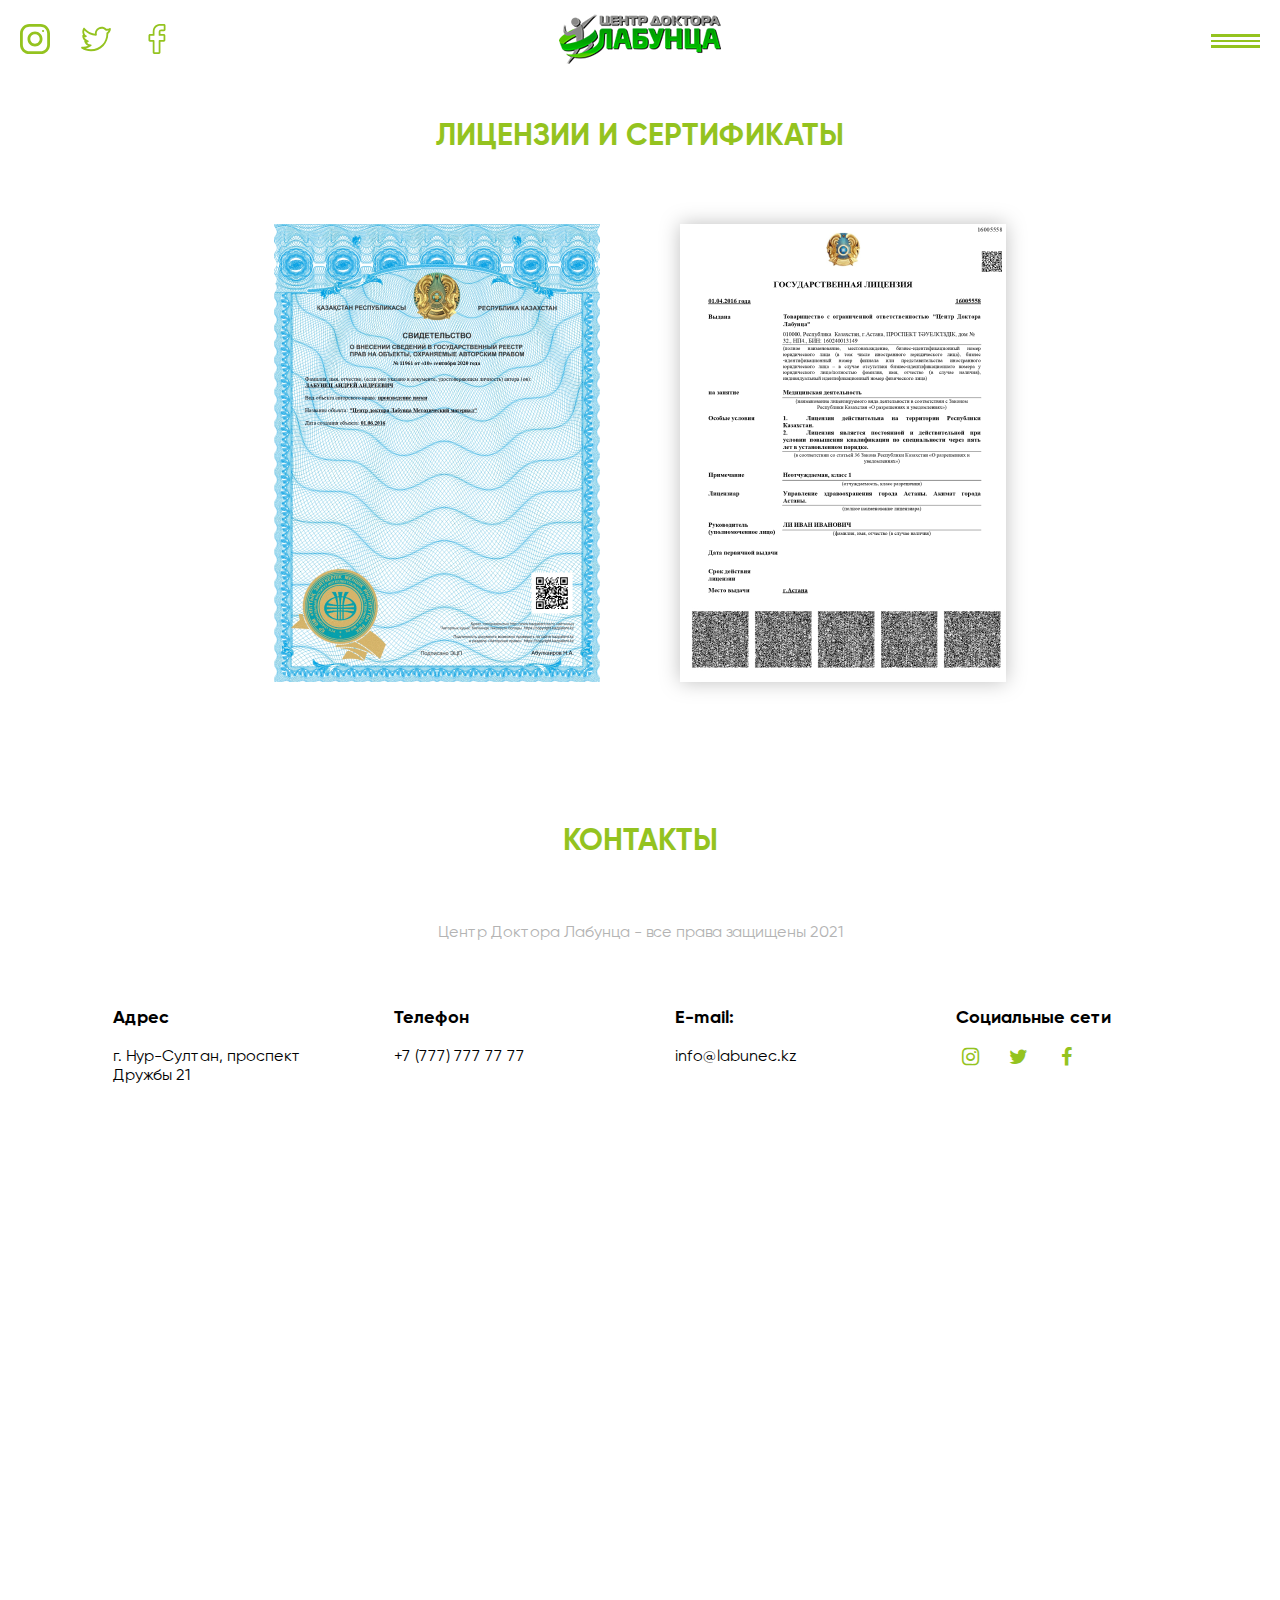
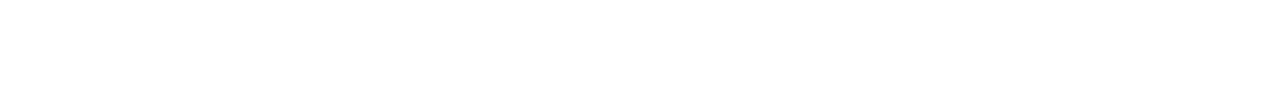
<file: pages/sertificate/index.html>
<!doctype html>
<html lang="en">
<head>
    <meta charset="UTF-8">
    <meta name="viewport"
          content="width=device-width, user-scalable=no, initial-scale=1.0, maximum-scale=1.0, minimum-scale=1.0">
    <meta http-equiv="X-UA-Compatible" content="ie=edge">
    <title>Medicine</title>
    <link rel="stylesheet" href="../../src/libs/fancybox/jquery.fancybox.min.css">
    <link rel="stylesheet" href="../../src/css/style.css">

</head>
<body>

<header class="header">
    <div class="header__background">
        <div class="container">
            <nav class="header__nav">
                <div class="header__link">
                    <a href="" class="header__icon">
                        <svg width="30" height="30" viewBox="0 0 30 30" fill="none" xmlns="http://www.w3.org/2000/svg">
                            <path d="M20.625 0H9.375C4.19813 0 0 4.19813 0 9.375V20.625C0 25.8019 4.19813 30 9.375 30H20.625C25.8019 30 30 25.8019 30 20.625V9.375C30 4.19813 25.8019 0 20.625 0ZM27.1875 20.625C27.1875 24.2437 24.2437 27.1875 20.625 27.1875H9.375C5.75625 27.1875 2.8125 24.2437 2.8125 20.625V9.375C2.8125 5.75625 5.75625 2.8125 9.375 2.8125H20.625C24.2437 2.8125 27.1875 5.75625 27.1875 9.375V20.625Z" fill="#94C31F"/>
                            <path d="M15 7.5C10.8581 7.5 7.5 10.8581 7.5 15C7.5 19.1419 10.8581 22.5 15 22.5C19.1419 22.5 22.5 19.1419 22.5 15C22.5 10.8581 19.1419 7.5 15 7.5ZM15 19.6875C12.4162 19.6875 10.3125 17.5837 10.3125 15C10.3125 12.4144 12.4162 10.3125 15 10.3125C17.5837 10.3125 19.6875 12.4144 19.6875 15C19.6875 17.5837 17.5837 19.6875 15 19.6875Z" fill="#94C31F"/>
                            <path d="M23.0624 7.93673C23.6143 7.93673 24.0617 7.4893 24.0617 6.93736C24.0617 6.38542 23.6143 5.93799 23.0624 5.93799C22.5104 5.93799 22.063 6.38542 22.063 6.93736C22.063 7.4893 22.5104 7.93673 23.0624 7.93673Z" fill="#94C31F"/>
                        </svg>
                    </a>
                    <a href="" class="header__icon">
                        <svg width="30" height="30" viewBox="0 0 30 30" fill="none" xmlns="http://www.w3.org/2000/svg">
                            <path d="M0.591515 24.4937C3.36902 26.2562 6.60152 27.1875 9.93902 27.1875C14.8265 27.1875 19.3053 25.31 22.5515 21.9012C25.6578 18.6387 27.3665 14.255 27.2815 9.80624C28.459 8.79874 29.844 6.87499 29.844 4.99999C29.844 4.28124 29.064 3.82499 28.4315 4.19124C27.3253 4.84124 26.3165 5.01124 25.279 4.71999C23.1603 2.65499 20.0065 2.21999 17.349 3.65249C15.0265 4.90249 13.7353 7.18999 13.8515 9.68999C9.92777 9.21124 6.30277 7.24374 3.77527 4.18624C3.36027 3.68749 2.57277 3.74624 2.24277 4.31124C1.02527 6.39624 1.03777 8.81249 2.09652 10.7637C1.59277 10.8525 1.28152 11.2762 1.28152 11.735C1.28152 13.6962 2.16402 15.4987 3.58527 16.7287C3.32027 16.9837 3.23277 17.3625 3.34527 17.7C3.97027 19.5775 5.38527 21.045 7.15402 21.78C5.23027 22.6987 3.10277 23.005 1.20902 22.7725C0.229015 22.64 -0.254735 23.9575 0.591515 24.4937ZM10.1953 22.1012C10.8965 21.5625 10.524 20.44 9.64402 20.4212C8.09402 20.3887 6.68277 19.625 5.80402 18.4237C6.22777 18.3962 6.66652 18.3312 7.08402 18.2187C8.03527 17.9612 7.99027 16.5887 7.02402 16.395C5.27027 16.0425 3.89402 14.765 3.37777 13.12C3.84902 13.2362 4.32902 13.3012 4.80777 13.31C5.75652 13.315 6.11527 12.0987 5.34152 11.59C3.59777 10.4412 2.85402 8.41249 3.34652 6.50499C6.39152 9.58999 10.5228 11.4487 14.8928 11.6587C15.519 11.6975 15.989 11.1087 15.8515 10.5125C15.2578 7.93874 16.6953 6.13499 18.239 5.30374C19.7665 4.47874 22.219 4.22124 24.099 6.19374C24.6578 6.78249 26.5428 6.80499 27.5015 6.58124C27.0715 7.39124 26.4103 8.15999 25.7915 8.59249C25.5278 8.77749 25.3765 9.08499 25.3928 9.40624C25.594 13.5125 24.064 17.595 21.1953 20.6062C18.3053 23.64 14.309 25.3112 9.94027 25.3112C8.20277 25.3112 6.49902 25.0287 4.88902 24.4837C6.81402 24.1112 8.64277 23.2962 10.1953 22.1012Z" fill="#94C31F"/>
                        </svg>
                    </a>
                    <a href="" class="header__icon">
                        <svg width="30" height="30" viewBox="0 0 30 30" fill="none" xmlns="http://www.w3.org/2000/svg">
                            <g clip-path="url(#clip0)">
                                <path d="M16.9922 29.9414H12.188C11.3855 29.9414 10.7327 29.2886 10.7327 28.4862V17.65H7.92984C7.12738 17.65 6.47461 16.997 6.47461 16.1948V11.5514C6.47461 10.749 7.12738 10.0962 7.92984 10.0962H10.7327V7.771C10.7327 5.46547 11.4567 3.50395 12.8261 2.09885C14.2017 0.687332 16.124 -0.0585938 18.3854 -0.0585938L22.0493 -0.0526429C22.8504 -0.0512695 23.502 0.601502 23.502 1.40259V5.71381C23.502 6.51627 22.8495 7.16904 22.0473 7.16904L19.5804 7.16995C18.8281 7.16995 18.6365 7.32079 18.5955 7.36702C18.528 7.4437 18.4476 7.66045 18.4476 8.25897V10.096H21.8619C22.1189 10.096 22.3679 10.1594 22.5819 10.2789C23.0436 10.5368 23.3306 11.0246 23.3306 11.5517L23.3288 16.195C23.3288 16.997 22.676 17.6498 21.8736 17.6498H18.4476V28.4862C18.4476 29.2886 17.7946 29.9414 16.9922 29.9414ZM12.4915 28.1827H16.6887V16.8626C16.6887 16.3268 17.1247 15.891 17.6603 15.891H21.5701L21.5717 11.8549H17.6601C17.1245 11.8549 16.6887 11.4191 16.6887 10.8833V8.25897C16.6887 7.57187 16.7585 6.79047 17.2771 6.20316C17.9038 5.49316 18.8915 5.41122 19.5799 5.41122L21.7433 5.41031V1.70563L18.384 1.70013C14.7498 1.70013 12.4915 4.02649 12.4915 7.771V10.8833C12.4915 11.4189 12.0557 11.8549 11.5201 11.8549H8.23334V15.891H11.5201C12.0557 15.891 12.4915 16.3268 12.4915 16.8626V28.1827ZM22.0459 1.70609H22.0461H22.0459Z" fill="#94C31F"/>
                            </g>
                            <defs>
                                <clipPath id="clip0">
                                    <rect width="29.9414" height="30" fill="white"/>
                                </clipPath>
                            </defs>
                        </svg>
                    </a>
                </div>
                <div class="header__logo">
                    <a href="../../index.html">
                        <picture>
                            <source srcset="../../src/images/header/small-logo.png" media="(max-width:425px)">
                            <img  src="../../src/images/header/logo.png" alt="Logo">
                        </picture>
                    </a>
                </div>
                <div class="header__block-burger">
                    <div class="header__burger">
                        <span class="header__burger-line"></span>
                    </div>
                </div>
            </nav>

        </div>
    </div>
</header>

<main class="main">
    <section class="main__hidden-nav">
        <div class="container">
            <ul class="main__menu">
                <li class="main__menu-item"><a class="main__menu-link" href="../staff/index.html">Сотрудники</a></li>
                <li class="main__menu-item"><a class="main__menu-link" href="../center/index.html">О центре</a></li>
                <li class="main__menu-item"><a class="main__menu-link" href="../gallery/index.html">Галерея</a></li>
                <li class="main__menu-item"><a class="main__menu-link" href="../author/index.html">Об авторе</a></li>
                <li class="main__menu-item"><a class="main__menu-link" href="../metod/index.html">Методика</a></li>
                <li class="main__menu-item"><a class="main__menu-link" href="./index.html">Сертификаты</a></li>
            </ul>
        </div>
    </section>
    <section class="certificate">
        <div class="container">
            <h2 class="certificate__title">ЛИЦЕНЗИИ И СЕРТИФИКАТЫ</h2>
            <div class="certificate__content">
                <div class="certificate__col"><img class="certificate__img" src="../../src/images/certificate/svid.png" alt=""></div>
                <div class="certificate__col"><img class="certificate__img" src="../../src/images/certificate/lic.png" alt=""></div>
            </div>
        </div>
    </section>

</main>
<footer class="contact">
    <div class="container">
        <h2 class="contact__title">КОНТАКТЫ</h2>
        <p class="contact__subtitle">Центр Доктора Лабунца - все права защищены 2021</p>
        <div class="contact__row">
            <div class="contact__col-3">
                <h3 class="contact__address-title">Адрес</h3>
                <a class="contact__address-link" href="#">
                    г. Нур-Султан, проспект Дружбы 21
                </a>
            </div>
            <div class="contact__col-3">
                <h3 class="contact__address-title">Телефон</h3>
                <a class="contact__address-link" href="tel:+996 505 02 05 99">
                    +7 (777) 777 77 77
                </a>
            </div>
            <div class="contact__col-3">
                <h3 class="contact__address-title">E-mail:</h3>
                <a class="contact__address-link" href="#">
                    info@labunec.kz
                </a>
            </div>
            <div class="contact__col-3">
                <h3 class="contact__address-title">Социальные сети</h3>
                <div class="contact__icon">
                    <a href="" class="icon-instagram contact__icon-link"></a>
                    <a href="" class="icon-twitter contact__icon-link"></a>
                    <a href="" class="icon-facebook contact__icon-link"></a>
                </div>
            </div>
        </div>
        <div class="contact__maps">
            <div id="map" class="contact__map" ></div>
        </div>
    </div>
</footer>


<script src="../../src/js/jquery-3.5.1.min.js"></script>
<script src="https://maps.api.2gis.ru/2.0/loader.js?pkg=full"></script>
<script src="../../src/js/main.js"></script>



</body>
</html>
</file>
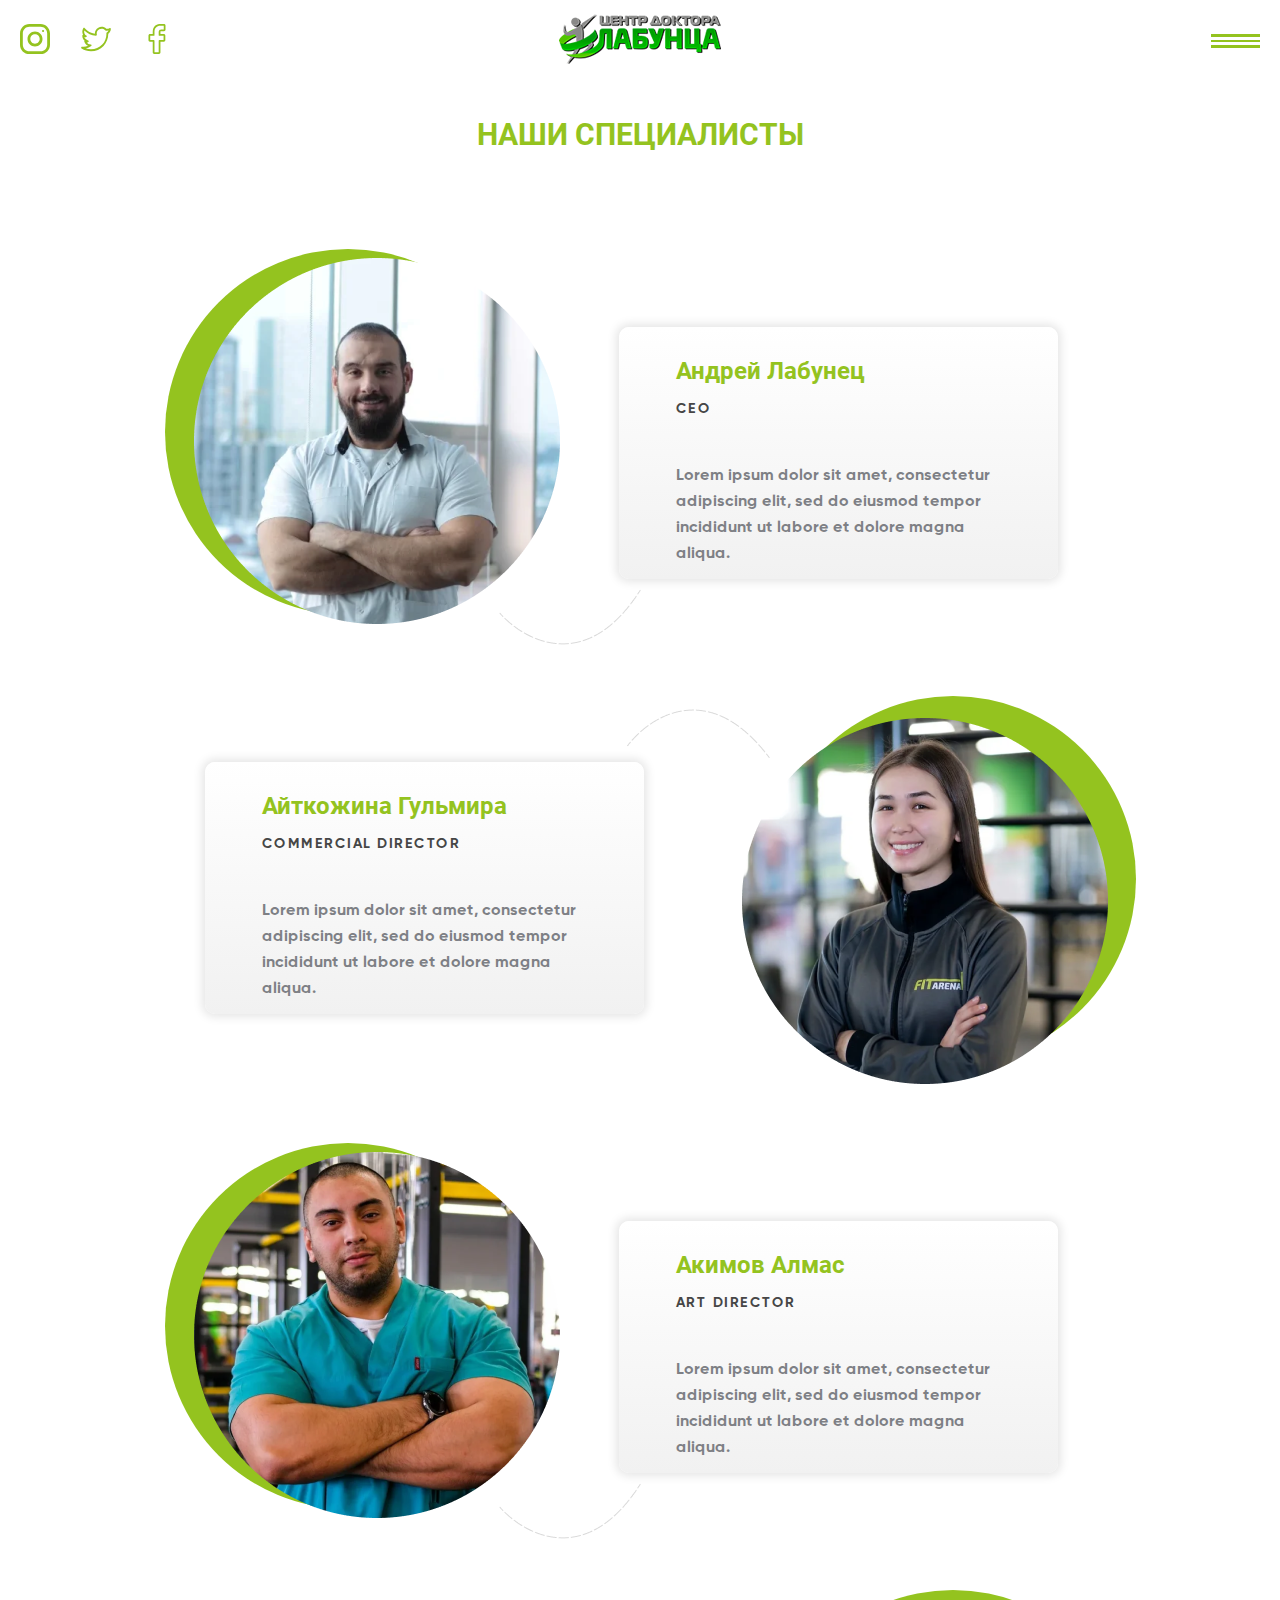
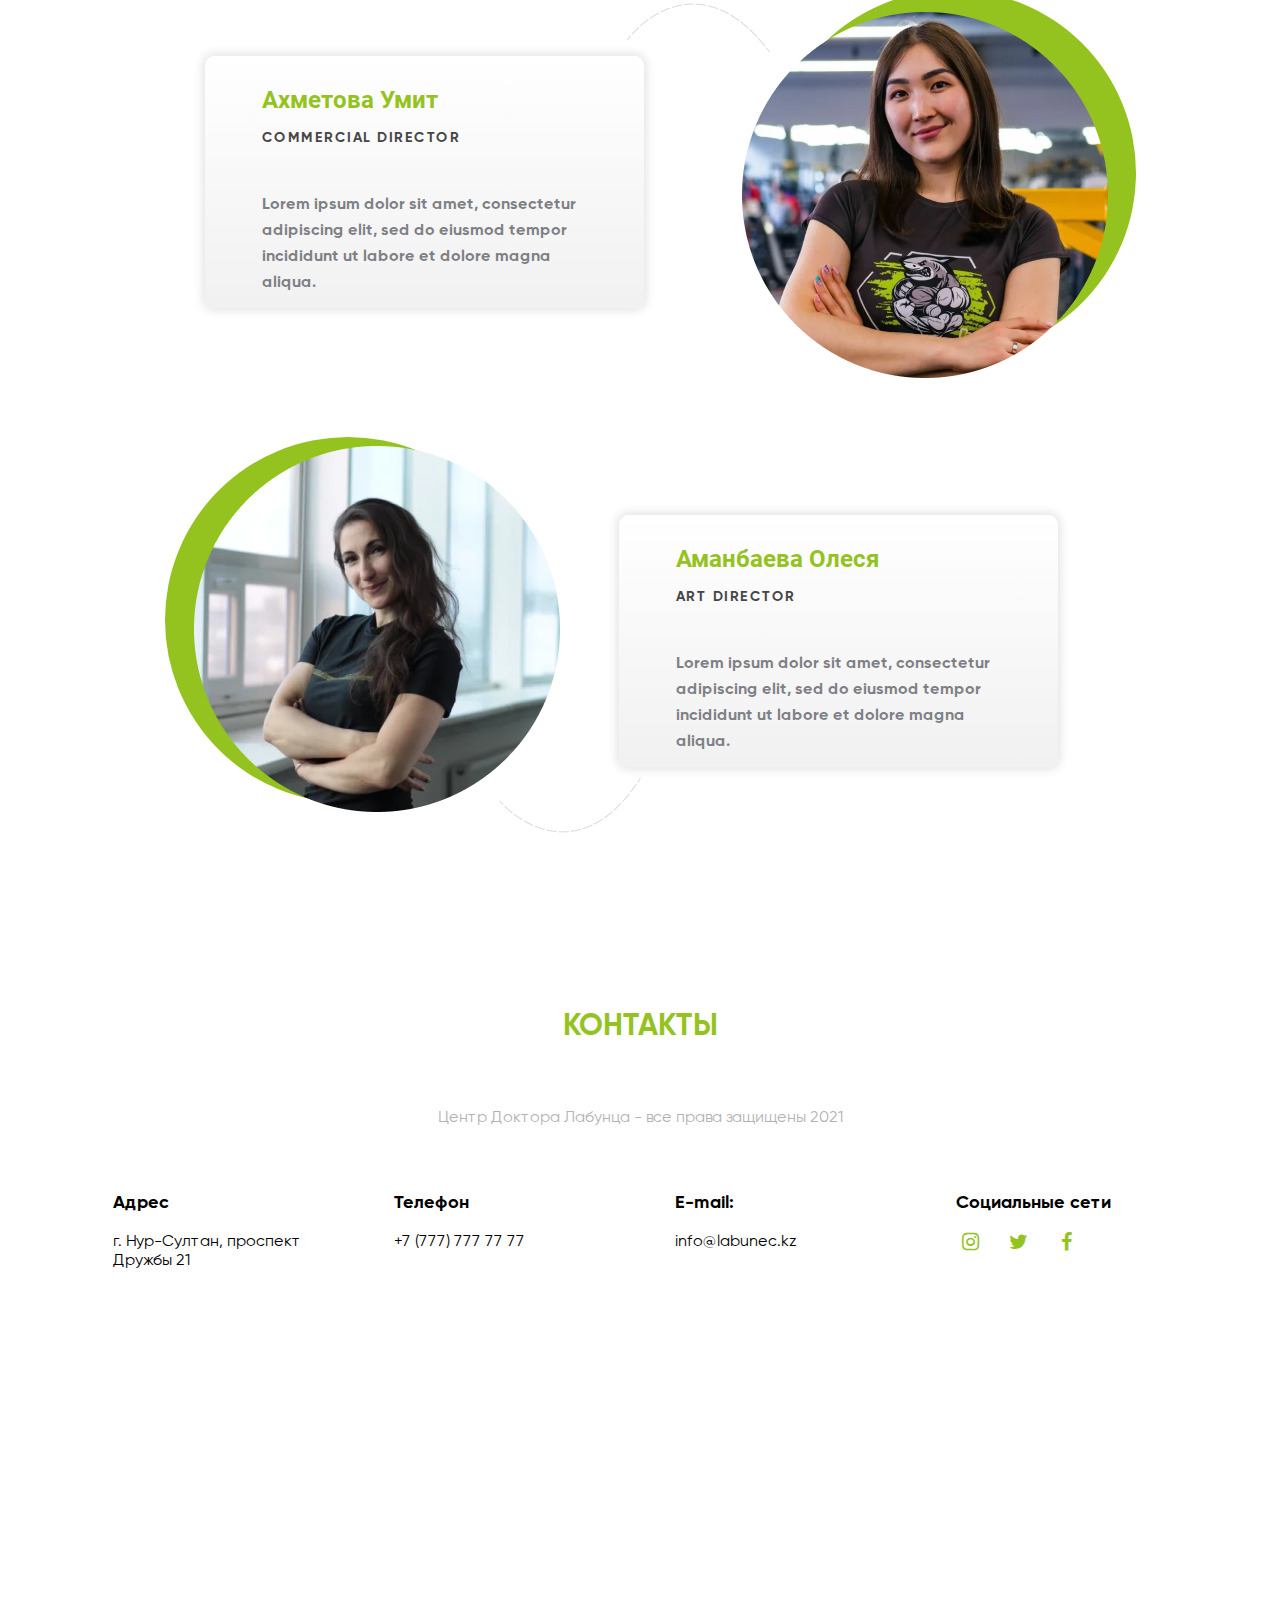
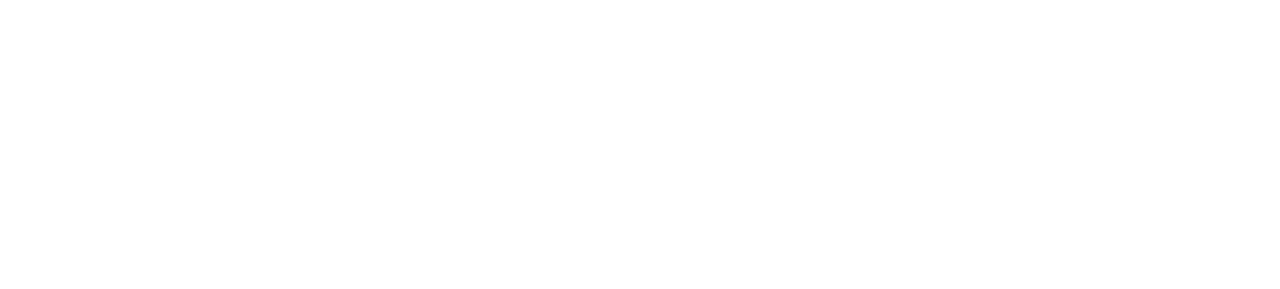
<file: pages/staff/index.html>
<!doctype html>
<html lang="en">
<head>
    <meta charset="UTF-8">
    <meta name="viewport"
          content="width=device-width, user-scalable=no, initial-scale=1.0, maximum-scale=1.0, minimum-scale=1.0">
    <meta http-equiv="X-UA-Compatible" content="ie=edge">
    <title>Medicine</title>

    <link rel="stylesheet" href="../../src/libs/fancybox/jquery.fancybox.min.css">
    <link rel="stylesheet" href="../../src/css/style.css">

</head>
<body>
<header class="header">
    <div class="header__background">
        <div class="container">
            <nav class="header__nav">
                <div class="header__link">
                    <a href="" class="header__icon">
                        <svg width="30" height="30" viewBox="0 0 30 30" fill="none" xmlns="http://www.w3.org/2000/svg">
                            <path d="M20.625 0H9.375C4.19813 0 0 4.19813 0 9.375V20.625C0 25.8019 4.19813 30 9.375 30H20.625C25.8019 30 30 25.8019 30 20.625V9.375C30 4.19813 25.8019 0 20.625 0ZM27.1875 20.625C27.1875 24.2437 24.2437 27.1875 20.625 27.1875H9.375C5.75625 27.1875 2.8125 24.2437 2.8125 20.625V9.375C2.8125 5.75625 5.75625 2.8125 9.375 2.8125H20.625C24.2437 2.8125 27.1875 5.75625 27.1875 9.375V20.625Z" fill="#94C31F"/>
                            <path d="M15 7.5C10.8581 7.5 7.5 10.8581 7.5 15C7.5 19.1419 10.8581 22.5 15 22.5C19.1419 22.5 22.5 19.1419 22.5 15C22.5 10.8581 19.1419 7.5 15 7.5ZM15 19.6875C12.4162 19.6875 10.3125 17.5837 10.3125 15C10.3125 12.4144 12.4162 10.3125 15 10.3125C17.5837 10.3125 19.6875 12.4144 19.6875 15C19.6875 17.5837 17.5837 19.6875 15 19.6875Z" fill="#94C31F"/>
                            <path d="M23.0624 7.93673C23.6143 7.93673 24.0617 7.4893 24.0617 6.93736C24.0617 6.38542 23.6143 5.93799 23.0624 5.93799C22.5104 5.93799 22.063 6.38542 22.063 6.93736C22.063 7.4893 22.5104 7.93673 23.0624 7.93673Z" fill="#94C31F"/>
                        </svg>
                    </a>
                    <a href="" class="header__icon">
                        <svg width="30" height="30" viewBox="0 0 30 30" fill="none" xmlns="http://www.w3.org/2000/svg">
                            <path d="M0.591515 24.4937C3.36902 26.2562 6.60152 27.1875 9.93902 27.1875C14.8265 27.1875 19.3053 25.31 22.5515 21.9012C25.6578 18.6387 27.3665 14.255 27.2815 9.80624C28.459 8.79874 29.844 6.87499 29.844 4.99999C29.844 4.28124 29.064 3.82499 28.4315 4.19124C27.3253 4.84124 26.3165 5.01124 25.279 4.71999C23.1603 2.65499 20.0065 2.21999 17.349 3.65249C15.0265 4.90249 13.7353 7.18999 13.8515 9.68999C9.92777 9.21124 6.30277 7.24374 3.77527 4.18624C3.36027 3.68749 2.57277 3.74624 2.24277 4.31124C1.02527 6.39624 1.03777 8.81249 2.09652 10.7637C1.59277 10.8525 1.28152 11.2762 1.28152 11.735C1.28152 13.6962 2.16402 15.4987 3.58527 16.7287C3.32027 16.9837 3.23277 17.3625 3.34527 17.7C3.97027 19.5775 5.38527 21.045 7.15402 21.78C5.23027 22.6987 3.10277 23.005 1.20902 22.7725C0.229015 22.64 -0.254735 23.9575 0.591515 24.4937ZM10.1953 22.1012C10.8965 21.5625 10.524 20.44 9.64402 20.4212C8.09402 20.3887 6.68277 19.625 5.80402 18.4237C6.22777 18.3962 6.66652 18.3312 7.08402 18.2187C8.03527 17.9612 7.99027 16.5887 7.02402 16.395C5.27027 16.0425 3.89402 14.765 3.37777 13.12C3.84902 13.2362 4.32902 13.3012 4.80777 13.31C5.75652 13.315 6.11527 12.0987 5.34152 11.59C3.59777 10.4412 2.85402 8.41249 3.34652 6.50499C6.39152 9.58999 10.5228 11.4487 14.8928 11.6587C15.519 11.6975 15.989 11.1087 15.8515 10.5125C15.2578 7.93874 16.6953 6.13499 18.239 5.30374C19.7665 4.47874 22.219 4.22124 24.099 6.19374C24.6578 6.78249 26.5428 6.80499 27.5015 6.58124C27.0715 7.39124 26.4103 8.15999 25.7915 8.59249C25.5278 8.77749 25.3765 9.08499 25.3928 9.40624C25.594 13.5125 24.064 17.595 21.1953 20.6062C18.3053 23.64 14.309 25.3112 9.94027 25.3112C8.20277 25.3112 6.49902 25.0287 4.88902 24.4837C6.81402 24.1112 8.64277 23.2962 10.1953 22.1012Z" fill="#94C31F"/>
                        </svg>
                    </a>
                    <a href="" class="header__icon">
                        <svg width="30" height="30" viewBox="0 0 30 30" fill="none" xmlns="http://www.w3.org/2000/svg">
                            <g clip-path="url(#clip0)">
                                <path d="M16.9922 29.9414H12.188C11.3855 29.9414 10.7327 29.2886 10.7327 28.4862V17.65H7.92984C7.12738 17.65 6.47461 16.997 6.47461 16.1948V11.5514C6.47461 10.749 7.12738 10.0962 7.92984 10.0962H10.7327V7.771C10.7327 5.46547 11.4567 3.50395 12.8261 2.09885C14.2017 0.687332 16.124 -0.0585938 18.3854 -0.0585938L22.0493 -0.0526429C22.8504 -0.0512695 23.502 0.601502 23.502 1.40259V5.71381C23.502 6.51627 22.8495 7.16904 22.0473 7.16904L19.5804 7.16995C18.8281 7.16995 18.6365 7.32079 18.5955 7.36702C18.528 7.4437 18.4476 7.66045 18.4476 8.25897V10.096H21.8619C22.1189 10.096 22.3679 10.1594 22.5819 10.2789C23.0436 10.5368 23.3306 11.0246 23.3306 11.5517L23.3288 16.195C23.3288 16.997 22.676 17.6498 21.8736 17.6498H18.4476V28.4862C18.4476 29.2886 17.7946 29.9414 16.9922 29.9414ZM12.4915 28.1827H16.6887V16.8626C16.6887 16.3268 17.1247 15.891 17.6603 15.891H21.5701L21.5717 11.8549H17.6601C17.1245 11.8549 16.6887 11.4191 16.6887 10.8833V8.25897C16.6887 7.57187 16.7585 6.79047 17.2771 6.20316C17.9038 5.49316 18.8915 5.41122 19.5799 5.41122L21.7433 5.41031V1.70563L18.384 1.70013C14.7498 1.70013 12.4915 4.02649 12.4915 7.771V10.8833C12.4915 11.4189 12.0557 11.8549 11.5201 11.8549H8.23334V15.891H11.5201C12.0557 15.891 12.4915 16.3268 12.4915 16.8626V28.1827ZM22.0459 1.70609H22.0461H22.0459Z" fill="#94C31F"/>
                            </g>
                            <defs>
                                <clipPath id="clip0">
                                    <rect width="29.9414" height="30" fill="white"/>
                                </clipPath>
                            </defs>
                        </svg>
                    </a>
                </div>
                <div class="header__logo">
                    <a href='../../index.html'>
                        <picture>
                            <source srcset="../../src/images/header/small-logo.png" media="(max-width:425px)">
                            <img  src="../../src/images/header/logo.png" alt="Logo">
                        </picture>
                    </a>
                </div>
                <div class="header__block-burger">
                <div class="header__burger">
                    <span class="header__burger-line"></span>
                </div>
                </div>
            </nav>

        </div>
    </div>
</header>

<main class="main">
    <section class="main__hidden-nav">
        <div class="container">
            <ul class="main__menu">
                <li class="main__menu-item"><a class="main__menu-link" href="./index.html">Сотрудники</a></li>
                <li class="main__menu-item"><a class="main__menu-link" href="../center/index.html">О центре</a></li>
                <li class="main__menu-item"><a class="main__menu-link" href="../gallery/index.html">Галерея</a></li>
                <li class="main__menu-item"><a class="main__menu-link" href="../author/index.html">Об авторе</a></li>
                <li class="main__menu-item"><a class="main__menu-link" href="../metod/index.html">Методика</a></li>
                <li class="main__menu-item"><a class="main__menu-link" href="../sertificate/index.html">Сертификаты</a></li>
            </ul>
        </div>
    </section>
    <section class="staff">
        <div class="container">
            <h2 class="staff__title">НАШИ СПЕЦИАЛИСТЫ</h2>
            <div class="staff__person-block staff__person-block_odd">
                <div class="staff__image-block staff__image-block_odd">
                    <img class="staff__image staff__image_odd" src="../../src/images/staff/Andrey.png" alt="Andrey ava">
                </div>
                <div class="staff__description staff__description_odd">
                    <h3 class="staff__description-title">Андрей Лабунец</h3>
                    <h4 class="staff__description-job">CEO</h4>
                    <p class="staff__description-subtitle">Lorem ipsum dolor sit amet, consectetur <br> adipiscing elit, sed do eiusmod tempor
                        <br> incididunt ut labore et dolore magna <br> aliqua.</p>
                </div>
            </div>
            <div class="staff__person-block staff__person-block_even">
                <div class="staff__description staff__description_even">
                    <h3 class="staff__description-title">Айткожина Гульмира</h3>
                    <h4 class="staff__description-job">Commercial Director</h4>
                    <p class="staff__description-subtitle">Lorem ipsum dolor sit amet, consectetur <br> adipiscing elit, sed do eiusmod tempor
                        <br> incididunt ut labore et dolore magna <br> aliqua.</p>
                </div>
                <div class="staff__image-block staff__image-block_even">
                    <img class="staff__image staff__image_even" src="../../src/images/staff/Gulmira.png" alt="Gulmira ava">
                </div>
            </div>
            <div class="staff__person-block staff__person-block_odd">
                <div class="staff__image-block staff__image-block_odd">
                    <img class="staff__image staff__image_odd" src="../../src/images/staff/Almas.png" alt="Almas ava">
                </div>
                <div class="staff__description staff__description_odd">
                    <h3 class="staff__description-title">Акимов Алмас</h3>
                    <h4 class="staff__description-job">Art Director</h4>
                    <p class="staff__description-subtitle">Lorem ipsum dolor sit amet, consectetur <br> adipiscing elit, sed do eiusmod tempor
                        <br> incididunt ut labore et dolore magna <br> aliqua.</p>
                </div>
            </div>
            <div class="staff__person-block staff__person-block_even">
                <div class="staff__description staff__description_even">
                    <h3 class="staff__description-title">Ахметова Умит</h3>
                    <h4 class="staff__description-job">Commercial Director</h4>
                    <p class="staff__description-subtitle">Lorem ipsum dolor sit amet, consectetur <br> adipiscing elit, sed do eiusmod tempor
                        <br> incididunt ut labore et dolore magna <br> aliqua.</p>
                </div>
                <div class="staff__image-block staff__image-block_even">
                    <img class="staff__image staff__image_even" src="../../src/images/staff/Umit.png" alt="Umit ava">
                </div>
            </div>
            <div class="staff__person-block staff__person-block_odd">
                <div class="staff__image-block staff__image-block_odd">
                    <img class="staff__image staff__image_odd" src="../../src/images/staff/Olesya.png" alt="Olesya ava">
                </div>
                <div class="staff__description staff__description_odd">
                    <h3 class="staff__description-title">Аманбаева Олеся</h3>
                    <h4 class="staff__description-job">Art Director</h4>
                    <p class="staff__description-subtitle">Lorem ipsum dolor sit amet, consectetur <br> adipiscing elit, sed do eiusmod tempor
                        <br> incididunt ut labore et dolore magna <br> aliqua.</p>
                </div>
            </div>
        </div>
    </section>

</main>
<footer class="contact">
    <div class="container">
        <h2 class="contact__title">КОНТАКТЫ</h2>
        <p class="contact__subtitle">Центр Доктора Лабунца - все права защищены 2021</p>
        <div class="contact__row">
            <div class="contact__col-3">
                <h3 class="contact__address-title">Адрес</h3>
                <a class="contact__address-link" href="#">
                    г. Нур-Султан, проспект Дружбы 21
                </a>
            </div>
            <div class="contact__col-3">
                <h3 class="contact__address-title">Телефон</h3>
                <a class="contact__address-link" href="tel:+996 505 02 05 99">
                    +7 (777) 777 77 77
                </a>
            </div>
            <div class="contact__col-3">
                <h3 class="contact__address-title">E-mail:</h3>
                <a class="contact__address-link" href="#">
                    info@labunec.kz
                </a>
            </div>
            <div class="contact__col-3">
                <h3 class="contact__address-title">Социальные сети</h3>
                <div class="contact__icon">
                    <a href="" class="icon-instagram contact__icon-link"></a>
                    <a href="" class="icon-twitter contact__icon-link"></a>
                    <a href="" class="icon-facebook contact__icon-link"></a>
                </div>
            </div>
        </div>
        <div class="contact__maps">
            <div id="map" class="contact__map" ></div>
        </div>
    </div>
</footer>


<script src="../../src/js/jquery-3.5.1.min.js"></script>
<script src="https://maps.api.2gis.ru/2.0/loader.js?pkg=full"></script>
<script src="../../src/js/main.js"></script>



</body>
</html>
</file>
<file: src/css/style.css>
@import "../../src/fonts/Gilroy/stylesheet.css";
@import "../../src/fonts/Roboto/stylesheet.css";
@import "../../src/fonts/NK90/stylesheet.css";
@import "../../src/libs/fontello/css/fontello.css";
* {
  padding: 0;
  margin: 0;
  box-sizing: border-box;
}

.container {
  max-width: 1280px;
  margin: 0 auto;
  width: 100%;
  padding: 0 20px;
}

@media (max-width: 1200px) {
  .container {
    max-width: 1120px;
  }
}
@media (max-width: 992px) {
  .container {
    max-width: 940px;
  }
}
@media (max-width: 425px) {
  .container {
    padding: 0 12px;
  }
}
.swiper-container {
  width: 100%;
  padding-top: 50px;
  padding-bottom: 50px;
}

.swiper-slide {
  background-position: center;
  background-size: cover;
  width: 300px;
  height: 300px;
}

.swiper-slide img {
  display: block;
  width: 100%;
}

.header {
  width: 100%;
  background: white;
}
.header__background {
  width: 100%;
  background: white;
  position: relative;
  z-index: 6;
}
.header__nav {
  height: 82px;
  display: flex;
  align-items: center;
  justify-content: space-between;
  background: white;
}
.header__icon {
  text-decoration: none;
  margin-right: 27px;
}
.header__icon:last-child {
  margin-right: 0;
}
.header__burger {
  width: 49px;
  height: 17.59px;
  display: flex;
  align-items: center;
  cursor: pointer;
}
.header__burger_active .header__burger-line {
  height: 0;
}
.header__burger_active .header__burger-line::before {
  transform: rotate(-45deg);
  top: 0;
  transition: 0.5s;
}
.header__burger_active .header__burger-line::after {
  transform: rotate(45deg);
  top: 0;
  transition: 0.5s;
}
.header__burger-line {
  position: relative;
  width: 100%;
  height: 2.5px;
  background: #94C31F;
}
.header__burger-line::before {
  position: absolute;
  content: "";
  width: 100%;
  height: 2.5px;
  background: #94C31F;
  top: -5.5px;
  left: 0;
  transition: 0.3s;
}
.header__burger-line::after {
  position: absolute;
  content: "";
  width: 100%;
  height: 2.5px;
  background: #94C31F;
  top: 5.5px;
  left: 0;
  transition: 0.3s;
}
.header__block-burger {
  width: 152px;
  display: flex;
  justify-content: flex-end;
}

@media (max-width: 576px) {
  .header__icon svg {
    width: 22px;
    height: 22px;
  }
  .header__logo picture img {
    width: 130px;
  }
  .header__burger {
    width: 40px;
  }
  .header__block-burger {
    width: 128px;
  }
}
@media (max-width: 520px) {
  .header__block-burger {
    width: 83px;
  }
}
@media (max-width: 426px) {
  .header__icon {
    margin-right: 12px;
  }
  .header__icon svg {
    width: 20px;
    height: 20px;
  }
  .header__block-burger {
    width: 55px;
  }
  .header__burger {
    width: 30px;
  }
  .header__logo picture img {
    width: 110px;
  }
}
@media (max-width: 376px) {
  .header__icon {
    margin-right: 7px;
  }
  .header__icon svg {
    width: 12px;
    height: 12px;
  }
  .header__block-burger {
    width: 55px;
  }
  .header__burger {
    width: 20px;
  }
}
.main {
  position: relative;
  top: -135px;
  transition: 0.5s;
  margin-bottom: -135px;
}
.main_active {
  margin-bottom: 0;
  top: 0;
  transition: 0.5s;
}
.main__hidden-nav {
  height: 120px;
  display: flex;
  box-shadow: inset 0 1px 10px rgba(0, 0, 0, 0.18);
  width: 100%;
  position: relative;
  z-index: 3;
}
.main__menu {
  width: 100%;
  display: flex;
  justify-content: space-between;
}
.main__menu-item {
  width: 16.66%;
  display: flex;
  align-items: center;
  justify-content: center;
  height: 120px;
  position: relative;
}
.main__menu-item:hover {
  background: #94C31F;
  color: white;
  box-shadow: inset 0px 0px 13px rgba(0, 0, 0, 0.25);
}
.main__menu-item:hover::before {
  display: none;
}
.main__menu-item::before {
  position: absolute;
  content: "";
  width: 2px;
  height: 75px;
  top: 50%;
  transform: translateY(-50%);
  right: 1px;
  background: linear-gradient(180deg, #F2F2F2 0%, #C4C4C4 51.04%, #F2F2F2 100%);
}
.main__menu-item:last-child::before {
  display: none;
}
.main__menu-item:hover .main__menu-link {
  color: white;
}
.main__menu-link {
  text-decoration: none;
  font-family: NK90, sans-serif;
  font-style: normal;
  font-weight: normal;
  font-size: 20px;
  line-height: 24px;
  color: #94C31F;
}

@media (max-width: 768px) {
  .main {
    top: -255px;
    margin-bottom: -255px;
    transition: 0.5s;
  }
  .main_active {
    margin-bottom: 0;
    top: 0;
    transition: 0.5s;
  }
  .main__hidden-nav {
    height: auto;
    position: relative;
  }
  .main__hidden-nav::before {
    position: absolute;
    content: "";
    height: 1px;
    width: 100%;
    background: linear-gradient(270deg, rgba(196, 196, 196, 0.666667) 0%, #C4C4C4 48.96%, rgba(196, 196, 196, 0) 100%);
    top: 50%;
    left: 0;
    transform: translateY(-50%);
  }
  .main__menu {
    flex-wrap: wrap;
  }
  .main__menu-item {
    width: 33.3%;
  }
  .main__menu-item:nth-child(3)::before {
    display: none;
  }
}
@media (max-width: 426px) {
  .main__menu-link {
    font-size: 15px;
    line-height: 20px;
    font-weight: bold;
  }
}
@media (max-width: 321px) {
  .main__menu-link {
    font-size: 13px;
    line-height: 20px;
    font-weight: bold;
  }
}
.home {
  padding: 103px 0 63px;
  width: 100%;
  background: #94C31F;
  position: relative;
}
.home::before {
  position: absolute;
  content: "";
  background: url("../../src/images/home/bg-fon.png") center/100% 100% no-repeat;
  z-index: 1;
  bottom: 0;
  left: 0;
  width: 48%;
  height: 100%;
}
.home::after {
  position: absolute;
  content: "";
  background: url("../../src/images/home/bg-img.png") center/100% 100% no-repeat;
  z-index: 1;
  bottom: 0;
  right: 0;
  width: 45.7%;
  height: 100%;
}
.home__title {
  font-family: Gilroy, sans-serif;
  font-style: normal;
  font-weight: bold;
  font-size: 60px;
  line-height: 73px;
  color: #fff;
  margin-bottom: 5px;
}
.home__description {
  font-family: Gilroy, sans-serif;
  font-style: normal;
  font-weight: bold;
  font-size: 25px;
  line-height: 30px;
  color: #fff;
  margin-bottom: 96px;
}
.home__subtitle {
  font-family: Gilroy, sans-serif;
  font-style: italic;
  font-weight: bold;
  font-size: 20px;
  line-height: 24px;
  color: #fff;
  margin-bottom: 78px;
  letter-spacing: 0.05em;
}
.home__btn {
  font-family: Gilroy, sans-serif;
  font-style: italic;
  font-weight: bold;
  font-size: 20px;
  line-height: 27px;
  color: #000;
  background: #F8F8F8;
  box-shadow: 0px 0px 10px 5px rgba(255, 255, 255, 0.25);
  border-radius: 12px;
  width: 291px;
  height: 94px;
  text-align: center;
  border: none;
  outline: none;
  cursor: pointer;
  letter-spacing: 0.1em;
  position: relative;
  z-index: 2;
}

.advantages {
  padding: 40px 0 38px;
}
.advantages__title {
  font-family: Roboto, sans-serif;
  font-style: normal;
  font-weight: bold;
  font-size: 30px;
  line-height: 36px;
  color: #94C31F;
  text-align: center;
  margin-bottom: 46px;
}
.advantages__img {
  width: 412px;
  height: 377px;
  border-radius: 8px;
  margin-right: 49px;
}
.advantages__img img {
  width: 100%;
  height: 100%;
}
.advantages__item {
  display: flex;
  padding: 65px 49px 94px 71px;
  background: linear-gradient(180deg, #FFFFFF 0%, #F1F1F1 100%);
  box-shadow: inset 0px 0px 10px 3px rgba(0, 0, 0, 0.1);
  border-radius: 10px;
}
.advantages__content-title {
  font-family: Roboto, sans-serif;
  font-style: normal;
  font-weight: bold;
  font-size: 28px;
  line-height: 33px;
  color: #94C31F;
  margin-bottom: 54px;
}
.advantages__content-subtitle {
  font-family: Gilroy, sans-serif;
  font-style: normal;
  font-weight: 600;
  font-size: 24px;
  line-height: 29px;
  color: #000;
  margin-bottom: 124px;
}
.advantages__content-subtitle_fifth {
  margin-bottom: 94px;
}
.advantages__content-btn {
  font-family: Gilroy, sans-serif;
  font-style: normal;
  font-weight: bold;
  font-size: 24px;
  line-height: 27px;
  color: #fff;
  letter-spacing: -0.5px;
  width: 266px;
  height: 85px;
  border-radius: 8px;
  background: #94C31F;
  outline: none;
  border: none;
  cursor: pointer;
}
.advantages__arrow-left {
  width: 100px;
  height: 100px;
  position: absolute;
  left: 0;
  top: 50%;
  transform: translate(-75%, -25%);
  border-radius: 50%;
  background-color: white;
}
.advantages__arrow-left::before {
  position: absolute;
  content: url("../../src/images/advantages/left.png");
  right: 17px;
  top: 50%;
  transform: translateY(-50%);
}
.advantages__arrow-right {
  width: 100px;
  height: 100px;
  position: absolute;
  right: 0;
  top: 50%;
  transform: translate(75%, -25%);
  border-radius: 50%;
  background-color: white;
}
.advantages__arrow-right::before {
  position: absolute;
  content: url("../../src/images/advantages/right.png");
  left: 17px;
  top: 50%;
  transform: translateY(-50%);
}
.advantages .owl-carousel {
  position: relative;
}
.advantages__menu {
  display: flex;
  justify-content: space-between;
  margin-bottom: 44px;
}
.advantages__menu-link {
  font-family: Gilroy, sans-serif;
  font-style: normal;
  font-weight: bold;
  font-size: 15px;
  line-height: 18px;
  color: #000;
  padding: 15px 18px;
  text-align: left;
  letter-spacing: -0.5px;
  transition: 0.3s;
}
.advantages__menu-link:hover {
  background: #94C31F;
  box-shadow: 0px 0px 4px 2px rgba(0, 0, 0, 0.1);
  border-radius: 5px;
  color: white;
  transition: 0.3s;
}
.advantages__menu-link.active {
  background: #94C31F;
  box-shadow: 0px 0px 4px 2px rgba(0, 0, 0, 0.1);
  border-radius: 5px;
  color: white;
}

.problem {
  padding-bottom: 138px;
}
.problem__title {
  font-family: Roboto, sans-serif;
  font-style: normal;
  font-weight: bold;
  font-size: 30px;
  line-height: 36px;
  color: #94C31F;
  text-align: center;
  margin-bottom: 46px;
}
.problem__content {
  display: none;
  margin-top: 26px;
  justify-content: space-between;
}
.problem__content_active {
  display: flex;
}
.problem__content-menu {
  list-style-type: none;
  margin-left: 65px;
  margin-top: 15px;
}
.problem__content-list {
  font-family: Gilroy, sans-serif;
  font-style: normal;
  font-weight: 600;
  font-size: 19px;
  line-height: 23px;
  color: #000;
  margin-bottom: 35px;
  position: relative;
}
.problem__content-list::before {
  position: absolute;
  content: url("../../src/images/problem/okey.svg");
  width: 36px;
  height: 29px;
  left: -65px;
  top: 50%;
  transform: translateY(-50%);
}
.problem__content-block {
  width: 398px;
  height: 362px;
  border-radius: 8px;
  position: relative;
}
.problem__content-img {
  width: 100%;
  height: 100%;
}
.problem__content-link {
  font-family: Gilroy, sans-serif;
  font-style: normal;
  font-weight: 600;
  font-size: 14px;
  line-height: 14px;
  color: #00000040;
  position: absolute;
  bottom: -54px;
  left: 55px;
  text-align: center;
  text-decoration: none;
  transition: 0.3s;
}
.problem__content-link:hover {
  color: black;
  transition: 0.3s;
}
.problem__content-link::before {
  position: absolute;
  content: url("../../src/images/problem/line.svg");
  width: 68.55px;
  height: 66.09px;
  top: 0;
  right: -32px;
}
.problem__content-circle {
  position: absolute;
  bottom: 0;
  left: 175px;
  transform: translateY(39%);
  width: 60px;
  height: 60px;
  background: #94C31F;
  border-radius: 50%;
  display: flex;
  align-items: center;
  justify-content: center;
  transition: 0.3s;
}
.problem__content-circle:hover {
  transform: scale(1.2) translateY(20.5%);
  background: #1d673d;
  transition: 0.3s;
}
.problem__caption {
  display: flex;
  list-style-type: none;
  justify-content: space-between;
}
.problem__item {
  font-family: Gilroy, sans-serif;
  font-style: normal;
  font-weight: bold;
  font-size: 24px;
  line-height: 75px;
  color: #c6c6c6;
  height: 75px;
  padding: 0 25px;
  text-align: center;
  transition: 0.3s;
  cursor: pointer;
}
.problem__item_active, .problem__item:hover {
  background: #94C31F;
  box-shadow: 0px 0px 10px 4px rgba(0, 0, 0, 0.1);
  border-radius: 9px;
  color: white;
  transition: 0.3s;
}

.content {
  padding-bottom: 159px;
}
.content__row {
  display: flex;
  width: 100%;
  flex-wrap: wrap;
  row-gap: 40px;
  column-gap: 40px;
}
.content__center {
  background: #94C31F;
  padding: 25px 0;
  border-radius: 10px;
  position: relative;
}
.content__center::before {
  position: absolute;
  content: "";
  background: url(../../src/images/home/bg-fon.png) center/cover no-repeat;
  z-index: 1;
  bottom: 0;
  left: 0;
  width: 100%;
  height: 100%;
}
.content__center-text {
  font-family: Gilroy, sans-serif;
  font-style: normal;
  font-weight: bold;
  font-size: 28px;
  line-height: 30px;
  color: #fff;
  text-align: center;
  letter-spacing: 1px;
}
.content__col-12 {
  width: 100%;
}
.content__col-9 {
  width: calc(75% - 20px);
}
.content__custom_row {
  flex-wrap: wrap;
  row-gap: 40px;
  column-gap: 40px;
  display: flex;
}
.content__col-4 {
  width: calc(33.3% - 26.6px);
}
.content__col-3 {
  width: calc(25% - 20px);
}
.content__inov {
  padding: 90px 0 90px 28px;
  background: linear-gradient(180deg, #FFFFFF 0%, #F9F9F9 100%);
  box-shadow: 0px 0px 10px 3px rgba(0, 0, 0, 0.1);
  border-radius: 10px;
  position: relative;
}
.content__inov::before {
  position: absolute;
  width: 254px;
  height: 264px;
  content: url("../../src/images/content/plus.png");
  bottom: -10px;
  right: 0;
}
.content__inov-text {
  font-family: Gilroy, sans-serif;
  font-style: normal;
  font-weight: 600;
  font-size: 25px;
  line-height: 30px;
  color: #000;
}
.content__cols3 {
  padding: 30px 15px 0 25px;
  background: #94C31F;
  position: relative;
  border-radius: 10px;
  height: 273px;
}
.content__cols3::before {
  position: absolute;
  content: "";
  background: url(../../src/images/content/bg.png) center/cover no-repeat;
  z-index: 1;
  bottom: 0;
  left: 0;
  width: 100%;
  height: 100%;
}
.content__cols3-text {
  font-family: Gilroy, sans-serif;
  font-style: normal;
  font-weight: 600;
  font-size: 22px;
  line-height: 26px;
  color: #fff;
}
.content__problem {
  padding: 64px 24px 0 24px;
  position: relative;
  background: linear-gradient(180deg, #FFFFFF 0%, #F9F9F9 100%);
  box-shadow: 0px 0px 10px 3px rgba(0, 0, 0, 0.1);
  border-radius: 10px;
}
.content__problem::before {
  position: absolute;
  content: url("../../src/images/content/problem.png");
  bottom: -5px;
  left: 0;
}
.content__problem-text {
  font-family: Gilroy, sans-serif;
  font-style: normal;
  font-weight: 600;
  font-size: 22px;
  line-height: 26px;
  color: #000;
}
.content__special {
  padding: 64px 0 141px 28px;
  background: linear-gradient(180deg, #FFFFFF 0%, #F9F9F9 100%);
  box-shadow: 0px 0px 10px 3px rgba(0, 0, 0, 0.1);
  border-radius: 10px;
  position: relative;
}
.content__special::before {
  position: absolute;
  width: 551px;
  height: 432px;
  content: url("../../src/images/content/special.png");
  bottom: -103px;
  right: -46px;
}
.content__special-text {
  font-family: Gilroy, sans-serif;
  font-style: normal;
  font-weight: 600;
  font-size: 22px;
  line-height: 26px;
  color: #000;
}

.center {
  background: #94C31F url("../images/center/bg.png") center/cover no-repeat;
  position: relative;
  margin-bottom: 149px;
}
.center__content {
  padding: 60px 0;
}
.center__content-text {
  font-family: Gilroy, sans-serif;
  font-style: normal;
  font-weight: bold;
  font-size: 24px;
  line-height: 29px;
  color: #fff;
  text-align: center;
}

.certificate {
  padding: 50px 0 136px;
}
.certificate__title {
  font-family: Gilroy, sans-serif;
  font-style: normal;
  font-weight: bold;
  font-size: 30px;
  line-height: 36px;
  color: #94C31F;
  text-align: center;
  margin-bottom: 71px;
}
.certificate__content {
  display: flex;
  justify-content: center;
  column-gap: 80px;
}
.certificate__col:nth-child(2) .certificate__img {
  filter: drop-shadow(0px 0px 10px rgba(0, 0, 0, 0.25));
}

@media (max-width: 768px) {
  .certificate {
    padding: 45px 0 100px;
  }
  .certificate__title {
    font-size: 28px;
    line-height: 30px;
    margin-bottom: 60px;
  }
  .certificate .certificate__content {
    column-gap: 50px;
  }
  .certificate__col {
    width: 50%;
  }
  .certificate__img {
    width: 100%;
  }
}
@media (max-width: 576px) {
  .certificate__title {
    font-size: 26px;
    line-height: 25px;
    margin-bottom: 50px;
  }
  .certificate .certificate__content {
    column-gap: 40px;
  }
}
@media (max-width: 426px) {
  .certificate {
    padding: 40px 0 55px;
  }
  .certificate__title {
    font-size: 23px;
    line-height: 20px;
    margin-bottom: 40px;
  }
  .certificate .certificate__content {
    column-gap: 30px;
  }
}
@media (max-width: 376px) {
  .certificate {
    padding: 20px 0 37px;
  }
  .certificate__title {
    font-size: 18px;
    line-height: 18px;
    margin-bottom: 36px;
  }
  .certificate .certificate__content {
    column-gap: 30px;
  }
}
.staff {
  padding: 50px 0 123px;
}
.staff__title {
  font-family: Roboto, sans-serif;
  font-style: normal;
  font-weight: bold;
  font-size: 30px;
  line-height: 36px;
  color: #94C31F;
  text-align: center;
  margin-bottom: 96px;
}
.staff__person-block {
  display: flex;
  align-items: flex-end;
  justify-content: center;
  margin-bottom: 81px;
}
.staff__person-block_odd {
  column-gap: 88px;
  margin-right: 58px;
}
.staff__person-block_even {
  column-gap: 126px;
  margin-left: 60px;
}
.staff__image-block {
  width: 366px;
  height: 366px;
  background: #94C31F;
  border-radius: 50%;
  position: relative;
}
.staff__image-block_odd::before {
  position: absolute;
  content: url("../images/staff/firstLine.png");
  bottom: -36px;
  right: -112px;
}
.staff__image-block_even::before {
  position: absolute;
  content: url("../images/staff/evenLine.png");
  left: -145px;
  top: 10px;
}
.staff__image {
  position: absolute;
}
.staff__image_odd {
  left: 29px;
  top: 9px;
}
.staff__image_even {
  top: 22px;
  right: 28px;
}
.staff__description {
  position: relative;
  width: 439px;
  height: 252px;
  padding: 25px 0 0 57px;
  background: linear-gradient(180deg, #FFFFFF 0%, #F1F1F1 100%);
  box-shadow: 0px 0px 10px 3px rgba(0, 0, 0, 0.1);
  border-radius: 10px;
}
.staff__description_odd {
  bottom: 36px;
}
.staff__description_even {
  bottom: 48px;
}
.staff__description-title {
  font-family: Roboto, sans-serif;
  font-style: normal;
  font-weight: bold;
  font-size: 24px;
  line-height: 39px;
  color: #94C31F;
  margin-bottom: 7px;
}
.staff__description-job {
  font-family: Gilroy, sans-serif;
  font-style: normal;
  font-weight: bold;
  font-size: 14px;
  line-height: 22px;
  color: #464646;
  letter-spacing: 1.5px;
  text-transform: uppercase;
  margin-bottom: 42px;
}
.staff__description-subtitle {
  font-family: Gilroy, sans-serif;
  font-style: normal;
  font-weight: bold;
  font-size: 16px;
  line-height: 26px;
  color: #7e8085;
}

.method {
  background: #94C31F url("../images/center/bg.png") center/cover no-repeat;
  position: relative;
}
.method__content {
  padding: 40px 0;
}
.method__content-text {
  font-family: Gilroy, sans-serif;
  font-style: normal;
  font-weight: bold;
  font-size: 24px;
  line-height: 29px;
  color: #fff;
  text-align: center;
}

.doctor-method {
  padding-bottom: 58px;
}
.doctor-method__title {
  font-family: Roboto, sans-serif;
  font-style: normal;
  font-weight: bold;
  font-size: 30px;
  line-height: 36px;
  color: #94C31F;
  text-align: center;
  margin: 54px 0;
}
.doctor-method__content {
  display: flex;
  column-gap: 55px;
  margin-bottom: 41px;
}
.doctor-method__img {
  width: 392px;
  height: 289px;
  background: #94C31F;
  border-radius: 20px;
  position: relative;
}
.doctor-method__img img {
  position: absolute;
  top: 16px;
  left: 16px;
}
.doctor-method__domin {
  padding-top: 4px;
}
.doctor-method__domin-title {
  font-family: Gilroy, sans-serif;
  font-style: normal;
  font-weight: bold;
  font-size: 24px;
  line-height: 26px;
  color: #94C31F;
  margin-bottom: 11px;
}
.doctor-method__domin-subtitle {
  font-family: Gilroy, sans-serif;
  font-style: normal;
  font-weight: normal;
  font-size: 22px;
  line-height: 26px;
  color: #000;
  letter-spacing: 0.5px;
}
.doctor-method__content2 {
  padding-bottom: 20px;
}
.doctor-method__content2-text {
  font-family: Gilroy, sans-serif;
  font-style: normal;
  font-weight: normal;
  font-size: 22px;
  line-height: 26px;
  color: #000;
  letter-spacing: 0.5px;
}

.photo {
  padding: 50px 0 95px;
}
.photo:last-child {
  padding-bottom: 180px;
}
.photo__gallery-title {
  font-family: Roboto, sans-serif;
  font-style: normal;
  font-weight: bold;
  font-size: 30px;
  line-height: 36px;
  color: #94C31F;
  text-align: center;
  margin-bottom: 62px;
}
.photo__title {
  font-family: Roboto, sans-serif;
  font-style: normal;
  font-weight: bold;
  font-size: 34px;
  line-height: 41px;
  color: #94C31F;
  text-align: center;
  margin-bottom: 53px;
}
.photo .swiper-container {
  width: 100%;
  height: 100%;
}
.photo .swiper-slide {
  text-align: center;
  font-size: 18px;
  background: #fff;
  /* Center slide text vertically */
  display: flex;
  justify-content: center;
  align-items: center;
  height: auto;
}
.photo .swiper-slide img {
  display: block;
  width: 100%;
  height: 100%;
  object-fit: cover;
}
.photo__row {
  display: flex;
  flex-wrap: wrap;
  width: 100%;
  column-gap: 60px;
  row-gap: 60px;
}
.photo .swiper-button-next, .photo .swiper-button-prev {
  position: static;
  margin-top: 0;
  color: #94C31F;
}
.photo__col {
  width: calc(33.3% - 40px);
}
.photo__img {
  height: 387px;
}
.photo__button {
  margin-top: 14px;
  display: flex;
  justify-content: center;
  position: relative;
  column-gap: 170px;
  align-items: center;
}
.photo__button-link {
  font-family: Gilroy, sans-serif;
  font-style: normal;
  font-weight: bold;
  font-size: 24px;
  line-height: 36px;
  color: #94C31F;
  text-decoration: none;
}

.video__title {
  font-family: Roboto, sans-serif;
  font-style: normal;
  font-weight: bold;
  font-size: 34px;
  line-height: 41px;
  color: #94C31F;
  text-align: center;
  margin-bottom: 53px;
}
.video__row {
  display: flex;
  flex-wrap: wrap;
  width: 100%;
  column-gap: 60px;
  row-gap: 60px;
}
.video__col {
  width: calc(33.3% - 40px);
}
.video__img {
  height: 387px;
}
.video__button {
  margin-top: 14px;
  display: flex;
  justify-content: center;
  position: relative;
  column-gap: 170px;
  align-items: center;
}
.video__button-link {
  font-family: Gilroy, sans-serif;
  font-style: normal;
  font-weight: bold;
  font-size: 24px;
  line-height: 36px;
  color: #94C31F;
  text-decoration: none;
}

.author {
  background: #94C31F url("../images/center/bg.png") center/cover no-repeat;
  position: relative;
}
.author__content {
  padding: 109px 0 40px;
}
.author__content-text {
  font-family: Gilroy, sans-serif;
  font-style: normal;
  font-weight: bold;
  font-size: 24px;
  line-height: 29px;
  color: #fff;
  text-align: center;
}

.aboutMe {
  padding: 50px 0 74px;
}
.aboutMe__title {
  font-family: Roboto, sans-serif;
  font-style: normal;
  font-weight: bold;
  font-size: 40px;
  line-height: 48px;
  color: #94C31F;
  text-align: center;
  margin-bottom: 54px;
}
.aboutMe__row1 {
  display: flex;
  align-items: center;
  width: 100%;
  column-gap: 126px;
}
.aboutMe__row2 {
  display: flex;
  align-items: center;
  column-gap: 40px;
  width: 100%;
  margin: 50px 0 22px;
}
.aboutMe__descr {
  display: flex;
  flex-direction: column;
  row-gap: 50px;
  width: 684px;
  align-items: center;
}
.aboutMe__descr-text {
  font-family: Gilroy, sans-serif;
  font-style: normal;
  font-weight: normal;
  font-size: 22px;
  line-height: 26px;
  color: #000;
  letter-spacing: 0.5px;
}
.aboutMe__descr2 {
  display: flex;
  flex-direction: column;
  row-gap: 37px;
  align-items: center;
  list-style-type: none;
}
.aboutMe__descr2-text {
  font-family: Gilroy, sans-serif;
  font-style: normal;
  font-weight: normal;
  font-size: 22px;
  line-height: 26px;
  color: #000;
  letter-spacing: 0.5px;
}
.aboutMe__imgBlock {
  width: 305px;
  height: 303px;
  background: url("../images/author/backg.png") center/cover no-repeat;
  position: relative;
}
.aboutMe__imgBlock-ava {
  position: absolute;
  top: 19px;
  right: 19px;
}

.contact {
  padding: 0 0 188px;
}
.contact__title {
  font-family: Gilroy, sans-serif;
  font-style: normal;
  font-weight: bold;
  font-size: 30px;
  line-height: 36px;
  color: #94C31F;
  text-align: center;
  margin-bottom: 62px;
}
.contact__subtitle {
  font-family: Gilroy, sans-serif;
  font-style: normal;
  font-weight: normal;
  font-size: 16px;
  line-height: 24px;
  color: #B3B3B3;
  text-align: center;
  margin-bottom: 62px;
}
.contact__row {
  display: flex;
  width: 85%;
  justify-content: center;
  margin: 0 auto 40px;
  column-gap: 70px;
}
.contact__col-3 {
  width: calc(25% - 52.5px);
}
.contact__address-title {
  font-family: Gilroy, sans-serif;
  font-style: normal;
  font-weight: bold;
  font-size: 18px;
  line-height: 22px;
  color: #000;
  margin-bottom: 18px;
}
.contact__address-link {
  font-family: Gilroy, sans-serif;
  font-style: normal;
  font-weight: normal;
  font-size: 16px;
  line-height: 19px;
  color: #000;
  text-decoration: none;
}
.contact__icon {
  display: flex;
  column-gap: 20px;
}
.contact__icon-link {
  color: #94C31F;
  text-decoration: none;
  font-size: 20px;
}
.contact__maps {
  display: flex;
  justify-content: center;
  width: 100%;
}
.contact__map {
  width: 1000px;
  height: 392px;
  border-radius: 8px;
}
.contact .dg-label__content {
  color: white;
}

@media (max-width: 992px) {
  .contact__row {
    column-gap: 60px;
  }
  .contact__col-3 {
    width: calc(25% - 45px);
  }
}
@media (max-width: 768px) {
  .contact {
    padding-bottom: 0;
  }
  .contact__title {
    font-size: 28px;
    line-height: 30px;
    margin-bottom: 50px;
  }
  .contact__subtitle {
    line-height: 20px;
    margin-bottom: 50px;
  }
  .contact__row {
    width: 100%;
  }
}
@media (max-width: 680px) {
  .contact__row {
    flex-wrap: wrap;
    row-gap: 30px;
  }
  .contact__col-3 {
    width: calc(50% - 30px);
  }
}
@media (max-width: 576px) {
  .contact__title {
    font-size: 26px;
    line-height: 25px;
    margin-bottom: 35px;
  }
  .contact__subtitle {
    margin-bottom: 35px;
  }
}
@media (max-width: 426px) {
  .contact__title {
    font-size: 25px;
    line-height: 22px;
    margin-bottom: 30px;
  }
  .contact__subtitle {
    font-size: 14px;
    line-height: 24px;
    margin-bottom: 30px;
  }
  .contact__address-title {
    font-size: 16px;
    line-height: 20px;
    margin-bottom: 14px;
  }
  .contact__address-link {
    font-size: 14px;
    line-height: 17px;
  }
  .contact__icon-link {
    font-size: 19px;
  }
}
@media (max-width: 376px) {
  .contact__row {
    flex-wrap: wrap;
    row-gap: 30px;
    justify-content: center;
  }
  .contact__col-3 {
    width: calc(100%);
    display: flex;
    align-items: center;
    flex-direction: column;
  }
  .contact__title {
    font-size: 18px;
    line-height: 22px;
    margin-bottom: 17px;
  }
  .contact__subtitle {
    font-size: 12px;
    line-height: 24px;
    margin-bottom: 21px;
  }
  .contact__address-title {
    font-size: 15px;
    line-height: 18px;
    margin-bottom: 13px;
  }
  .contact__address-link {
    font-size: 13px;
    line-height: 15px;
  }
  .contact__icon-link {
    color: #94C31F;
    text-decoration: none;
    font-size: 18px;
  }
  .contact__maps {
    height: 358px;
  }
}
</file>
<file: src/libs/swiper/bundle-min.css>
@font-face{font-family:swiper-icons;src:url('data:application/font-woff;charset=utf-8;base64, [base64]//wADZ2x5ZgAAAywAAADMAAAD2MHtryVoZWFkAAABbAAAADAAAAA2E2+eoWhoZWEAAAGcAAAAHwAAACQC9gDzaG10eAAAAigAAAAZAAAArgJkABFsb2NhAAAC0AAAAFoAAABaFQAUGG1heHAAAAG8AAAAHwAAACAAcABAbmFtZQAAA/gAAAE5AAACXvFdBwlwb3N0AAAFNAAAAGIAAACE5s74hXjaY2BkYGAAYpf5Hu/j+W2+MnAzMYDAzaX6QjD6/4//Bxj5GA8AuRwMYGkAPywL13jaY2BkYGA88P8Agx4j+/8fQDYfA1AEBWgDAIB2BOoAeNpjYGRgYNBh4GdgYgABEMnIABJzYNADCQAACWgAsQB42mNgYfzCOIGBlYGB0YcxjYGBwR1Kf2WQZGhhYGBiYGVmgAFGBiQQkOaawtDAoMBQxXjg/wEGPcYDDA4wNUA2CCgwsAAAO4EL6gAAeNpj2M0gyAACqxgGNWBkZ2D4/wMA+xkDdgAAAHjaY2BgYGaAYBkGRgYQiAHyGMF8FgYHIM3DwMHABGQrMOgyWDLEM1T9/w8UBfEMgLzE////P/5//f/V/xv+r4eaAAeMbAxwIUYmIMHEgKYAYjUcsDAwsLKxc3BycfPw8jEQA/[base64]/uznmfPFBNODM2K7MTQ45YEAZqGP81AmGGcF3iPqOop0r1SPTaTbVkfUe4HXj97wYE+yNwWYxwWu4v1ugWHgo3S1XdZEVqWM7ET0cfnLGxWfkgR42o2PvWrDMBSFj/IHLaF0zKjRgdiVMwScNRAoWUoH78Y2icB/yIY09An6AH2Bdu/UB+yxopYshQiEvnvu0dURgDt8QeC8PDw7Fpji3fEA4z/PEJ6YOB5hKh4dj3EvXhxPqH/SKUY3rJ7srZ4FZnh1PMAtPhwP6fl2PMJMPDgeQ4rY8YT6Gzao0eAEA409DuggmTnFnOcSCiEiLMgxCiTI6Cq5DZUd3Qmp10vO0LaLTd2cjN4fOumlc7lUYbSQcZFkutRG7g6JKZKy0RmdLY680CDnEJ+UMkpFFe1RN7nxdVpXrC4aTtnaurOnYercZg2YVmLN/d/gczfEimrE/fs/bOuq29Zmn8tloORaXgZgGa78yO9/cnXm2BpaGvq25Dv9S4E9+5SIc9PqupJKhYFSSl47+Qcr1mYNAAAAeNptw0cKwkAAAMDZJA8Q7OUJvkLsPfZ6zFVERPy8qHh2YER+3i/BP83vIBLLySsoKimrqKqpa2hp6+jq6RsYGhmbmJqZSy0sraxtbO3sHRydnEMU4uR6yx7JJXveP7WrDycAAAAAAAH//wACeNpjYGRgYOABYhkgZgJCZgZNBkYGLQZtIJsFLMYAAAw3ALgAeNolizEKgDAQBCchRbC2sFER0YD6qVQiBCv/H9ezGI6Z5XBAw8CBK/m5iQQVauVbXLnOrMZv2oLdKFa8Pjuru2hJzGabmOSLzNMzvutpB3N42mNgZGBg4GKQYzBhYMxJLMlj4GBgAYow/P/PAJJhLM6sSoWKfWCAAwDAjgbRAAB42mNgYGBkAIIbCZo5IPrmUn0hGA0AO8EFTQAA') format('woff');font-weight:400;font-style:normal}:root{--swiper-theme-color:#007aff}.swiper-container{margin-left:auto;margin-right:auto;position:relative;overflow:hidden;list-style:none;padding:0;z-index:1}.swiper-container-vertical>.swiper-wrapper{flex-direction:column}.swiper-wrapper{position:relative;width:100%;height:100%;z-index:1;display:flex;transition-property:transform;box-sizing:content-box}.swiper-container-android .swiper-slide,.swiper-wrapper{transform:translate3d(0px,0,0)}.swiper-container-multirow>.swiper-wrapper{flex-wrap:wrap}.swiper-container-multirow-column>.swiper-wrapper{flex-wrap:wrap;flex-direction:column}.swiper-container-free-mode>.swiper-wrapper{transition-timing-function:ease-out;margin:0 auto}.swiper-container-pointer-events{touch-action:pan-y}.swiper-container-pointer-events.swiper-container-vertical{touch-action:pan-x}.swiper-slide{flex-shrink:0;width:100%;height:100%;position:relative;transition-property:transform}.swiper-slide-invisible-blank{visibility:hidden}.swiper-container-autoheight,.swiper-container-autoheight .swiper-slide{height:auto}.swiper-container-autoheight .swiper-wrapper{align-items:flex-start;transition-property:transform,height}.swiper-container-3d{perspective:1200px}.swiper-container-3d .swiper-cube-shadow,.swiper-container-3d .swiper-slide,.swiper-container-3d .swiper-slide-shadow-bottom,.swiper-container-3d .swiper-slide-shadow-left,.swiper-container-3d .swiper-slide-shadow-right,.swiper-container-3d .swiper-slide-shadow-top,.swiper-container-3d .swiper-wrapper{transform-style:preserve-3d}.swiper-container-3d .swiper-slide-shadow-bottom,.swiper-container-3d .swiper-slide-shadow-left,.swiper-container-3d .swiper-slide-shadow-right,.swiper-container-3d .swiper-slide-shadow-top{position:absolute;left:0;top:0;width:100%;height:100%;pointer-events:none;z-index:10}.swiper-container-3d .swiper-slide-shadow-left{background-image:linear-gradient(to left,rgba(0,0,0,.5),rgba(0,0,0,0))}.swiper-container-3d .swiper-slide-shadow-right{background-image:linear-gradient(to right,rgba(0,0,0,.5),rgba(0,0,0,0))}.swiper-container-3d .swiper-slide-shadow-top{background-image:linear-gradient(to top,rgba(0,0,0,.5),rgba(0,0,0,0))}.swiper-container-3d .swiper-slide-shadow-bottom{background-image:linear-gradient(to bottom,rgba(0,0,0,.5),rgba(0,0,0,0))}.swiper-container-css-mode>.swiper-wrapper{overflow:auto;scrollbar-width:none;-ms-overflow-style:none}.swiper-container-css-mode>.swiper-wrapper::-webkit-scrollbar{display:none}.swiper-container-css-mode>.swiper-wrapper>.swiper-slide{scroll-snap-align:start start}.swiper-container-horizontal.swiper-container-css-mode>.swiper-wrapper{scroll-snap-type:x mandatory}.swiper-container-vertical.swiper-container-css-mode>.swiper-wrapper{scroll-snap-type:y mandatory}:root{--swiper-navigation-size:44px}.swiper-button-next,.swiper-button-prev{position:absolute;top:50%;width:calc(var(--swiper-navigation-size)/ 44 * 27);height:var(--swiper-navigation-size);margin-top:calc(0px - (var(--swiper-navigation-size)/ 2));z-index:10;cursor:pointer;display:flex;align-items:center;justify-content:center;color:var(--swiper-navigation-color,var(--swiper-theme-color))}.swiper-button-next.swiper-button-disabled,.swiper-button-prev.swiper-button-disabled{opacity:.35;cursor:auto;pointer-events:none}.swiper-button-next:after,.swiper-button-prev:after{font-family:swiper-icons;font-size:var(--swiper-navigation-size);text-transform:none!important;letter-spacing:0;text-transform:none;font-variant:initial;line-height:1}.swiper-button-prev,.swiper-container-rtl .swiper-button-next{left:10px;right:auto}.swiper-button-prev:after,.swiper-container-rtl .swiper-button-next:after{content:'prev'}.swiper-button-next,.swiper-container-rtl .swiper-button-prev{right:10px;left:auto}.swiper-button-next:after,.swiper-container-rtl .swiper-button-prev:after{content:'next'}.swiper-button-next.swiper-button-white,.swiper-button-prev.swiper-button-white{--swiper-navigation-color:#ffffff}.swiper-button-next.swiper-button-black,.swiper-button-prev.swiper-button-black{--swiper-navigation-color:#000000}.swiper-button-lock{display:none}.swiper-pagination{position:absolute;text-align:center;transition:.3s opacity;transform:translate3d(0,0,0);z-index:10}.swiper-pagination.swiper-pagination-hidden{opacity:0}.swiper-container-horizontal>.swiper-pagination-bullets,.swiper-pagination-custom,.swiper-pagination-fraction{bottom:10px;left:0;width:100%}.swiper-pagination-bullets-dynamic{overflow:hidden;font-size:0}.swiper-pagination-bullets-dynamic .swiper-pagination-bullet{transform:scale(.33);position:relative}.swiper-pagination-bullets-dynamic .swiper-pagination-bullet-active{transform:scale(1)}.swiper-pagination-bullets-dynamic .swiper-pagination-bullet-active-main{transform:scale(1)}.swiper-pagination-bullets-dynamic .swiper-pagination-bullet-active-prev{transform:scale(.66)}.swiper-pagination-bullets-dynamic .swiper-pagination-bullet-active-prev-prev{transform:scale(.33)}.swiper-pagination-bullets-dynamic .swiper-pagination-bullet-active-next{transform:scale(.66)}.swiper-pagination-bullets-dynamic .swiper-pagination-bullet-active-next-next{transform:scale(.33)}.swiper-pagination-bullet{width:8px;height:8px;display:inline-block;border-radius:50%;background:#000;opacity:.2}button.swiper-pagination-bullet{border:none;margin:0;padding:0;box-shadow:none;-webkit-appearance:none;appearance:none}.swiper-pagination-clickable .swiper-pagination-bullet{cursor:pointer}.swiper-pagination-bullet-active{opacity:1;background:var(--swiper-pagination-color,var(--swiper-theme-color))}.swiper-container-vertical>.swiper-pagination-bullets{right:10px;top:50%;transform:translate3d(0px,-50%,0)}.swiper-container-vertical>.swiper-pagination-bullets .swiper-pagination-bullet{margin:6px 0;display:block}.swiper-container-vertical>.swiper-pagination-bullets.swiper-pagination-bullets-dynamic{top:50%;transform:translateY(-50%);width:8px}.swiper-container-vertical>.swiper-pagination-bullets.swiper-pagination-bullets-dynamic .swiper-pagination-bullet{display:inline-block;transition:.2s transform,.2s top}.swiper-container-horizontal>.swiper-pagination-bullets .swiper-pagination-bullet{margin:0 4px}.swiper-container-horizontal>.swiper-pagination-bullets.swiper-pagination-bullets-dynamic{left:50%;transform:translateX(-50%);white-space:nowrap}.swiper-container-horizontal>.swiper-pagination-bullets.swiper-pagination-bullets-dynamic .swiper-pagination-bullet{transition:.2s transform,.2s left}.swiper-container-horizontal.swiper-container-rtl>.swiper-pagination-bullets-dynamic .swiper-pagination-bullet{transition:.2s transform,.2s right}.swiper-pagination-progressbar{background:rgba(0,0,0,.25);position:absolute}.swiper-pagination-progressbar .swiper-pagination-progressbar-fill{background:var(--swiper-pagination-color,var(--swiper-theme-color));position:absolute;left:0;top:0;width:100%;height:100%;transform:scale(0);transform-origin:left top}.swiper-container-rtl .swiper-pagination-progressbar .swiper-pagination-progressbar-fill{transform-origin:right top}.swiper-container-horizontal>.swiper-pagination-progressbar,.swiper-container-vertical>.swiper-pagination-progressbar.swiper-pagination-progressbar-opposite{width:100%;height:4px;left:0;top:0}.swiper-container-horizontal>.swiper-pagination-progressbar.swiper-pagination-progressbar-opposite,.swiper-container-vertical>.swiper-pagination-progressbar{width:4px;height:100%;left:0;top:0}.swiper-pagination-white{--swiper-pagination-color:#ffffff}.swiper-pagination-black{--swiper-pagination-color:#000000}.swiper-pagination-lock{display:none}.swiper-scrollbar{border-radius:10px;position:relative;-ms-touch-action:none;background:rgba(0,0,0,.1)}.swiper-container-horizontal>.swiper-scrollbar{position:absolute;left:1%;bottom:3px;z-index:50;height:5px;width:98%}.swiper-container-vertical>.swiper-scrollbar{position:absolute;right:3px;top:1%;z-index:50;width:5px;height:98%}.swiper-scrollbar-drag{height:100%;width:100%;position:relative;background:rgba(0,0,0,.5);border-radius:10px;left:0;top:0}.swiper-scrollbar-cursor-drag{cursor:move}.swiper-scrollbar-lock{display:none}.swiper-zoom-container{width:100%;height:100%;display:flex;justify-content:center;align-items:center;text-align:center}.swiper-zoom-container>canvas,.swiper-zoom-container>img,.swiper-zoom-container>svg{max-width:100%;max-height:100%;object-fit:contain}.swiper-slide-zoomed{cursor:move}.swiper-lazy-preloader{width:42px;height:42px;position:absolute;left:50%;top:50%;margin-left:-21px;margin-top:-21px;z-index:10;transform-origin:50%;animation:swiper-preloader-spin 1s infinite linear;box-sizing:border-box;border:4px solid var(--swiper-preloader-color,var(--swiper-theme-color));border-radius:50%;border-top-color:transparent}.swiper-lazy-preloader-white{--swiper-preloader-color:#fff}.swiper-lazy-preloader-black{--swiper-preloader-color:#000}@keyframes swiper-preloader-spin{100%{transform:rotate(360deg)}}.swiper-container .swiper-notification{position:absolute;left:0;top:0;pointer-events:none;opacity:0;z-index:-1000}.swiper-container-fade.swiper-container-free-mode .swiper-slide{transition-timing-function:ease-out}.swiper-container-fade .swiper-slide{pointer-events:none;transition-property:opacity}.swiper-container-fade .swiper-slide .swiper-slide{pointer-events:none}.swiper-container-fade .swiper-slide-active,.swiper-container-fade .swiper-slide-active .swiper-slide-active{pointer-events:auto}.swiper-container-cube{overflow:visible}.swiper-container-cube .swiper-slide{pointer-events:none;-webkit-backface-visibility:hidden;backface-visibility:hidden;z-index:1;visibility:hidden;transform-origin:0 0;width:100%;height:100%}.swiper-container-cube .swiper-slide .swiper-slide{pointer-events:none}.swiper-container-cube.swiper-container-rtl .swiper-slide{transform-origin:100% 0}.swiper-container-cube .swiper-slide-active,.swiper-container-cube .swiper-slide-active .swiper-slide-active{pointer-events:auto}.swiper-container-cube .swiper-slide-active,.swiper-container-cube .swiper-slide-next,.swiper-container-cube .swiper-slide-next+.swiper-slide,.swiper-container-cube .swiper-slide-prev{pointer-events:auto;visibility:visible}.swiper-container-cube .swiper-slide-shadow-bottom,.swiper-container-cube .swiper-slide-shadow-left,.swiper-container-cube .swiper-slide-shadow-right,.swiper-container-cube .swiper-slide-shadow-top{z-index:0;-webkit-backface-visibility:hidden;backface-visibility:hidden}.swiper-container-cube .swiper-cube-shadow{position:absolute;left:0;bottom:0px;width:100%;height:100%;opacity:.6;z-index:0}.swiper-container-cube .swiper-cube-shadow:before{content:'';background:#000;position:absolute;left:0;top:0;bottom:0;right:0;filter:blur(50px)}.swiper-container-flip{overflow:visible}.swiper-container-flip .swiper-slide{pointer-events:none;-webkit-backface-visibility:hidden;backface-visibility:hidden;z-index:1}.swiper-container-flip .swiper-slide .swiper-slide{pointer-events:none}.swiper-container-flip .swiper-slide-active,.swiper-container-flip .swiper-slide-active .swiper-slide-active{pointer-events:auto}.swiper-container-flip .swiper-slide-shadow-bottom,.swiper-container-flip .swiper-slide-shadow-left,.swiper-container-flip .swiper-slide-shadow-right,.swiper-container-flip .swiper-slide-shadow-top{z-index:0;-webkit-backface-visibility:hidden;backface-visibility:hidden}
</file>
